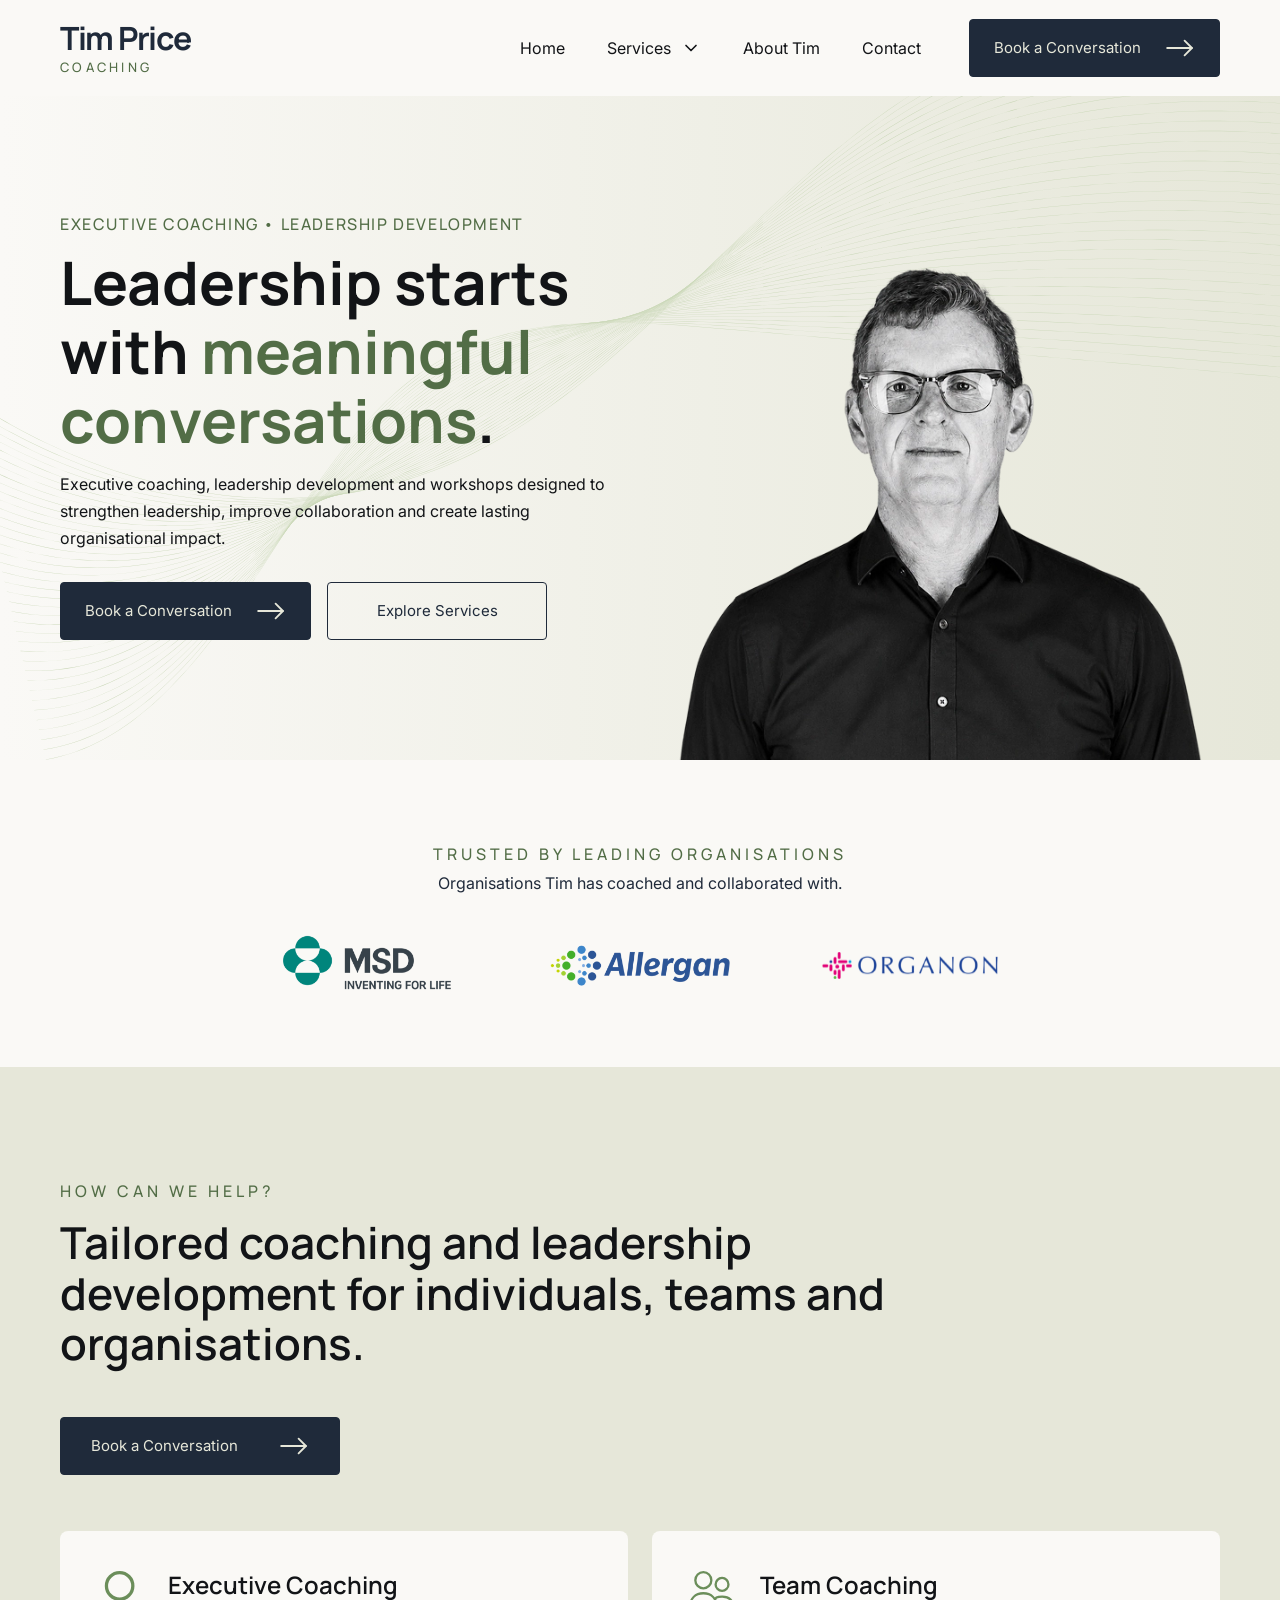
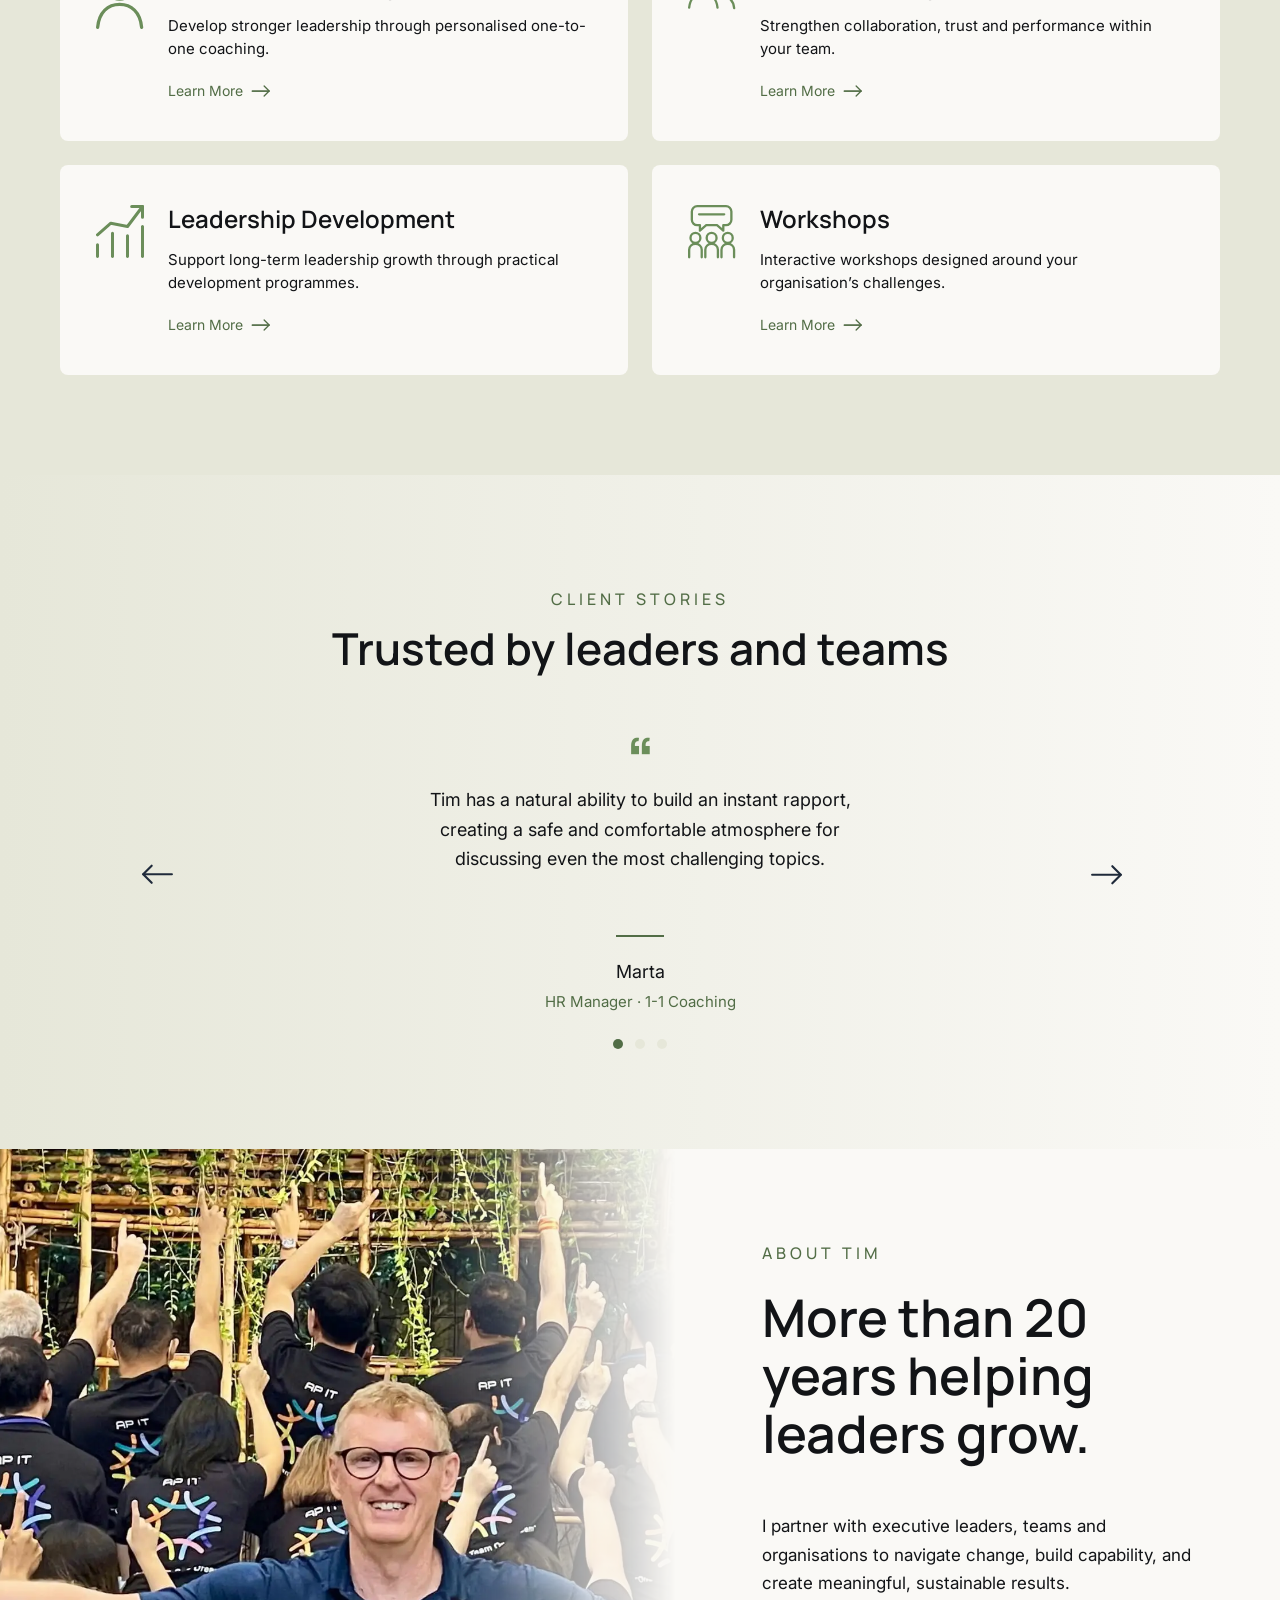
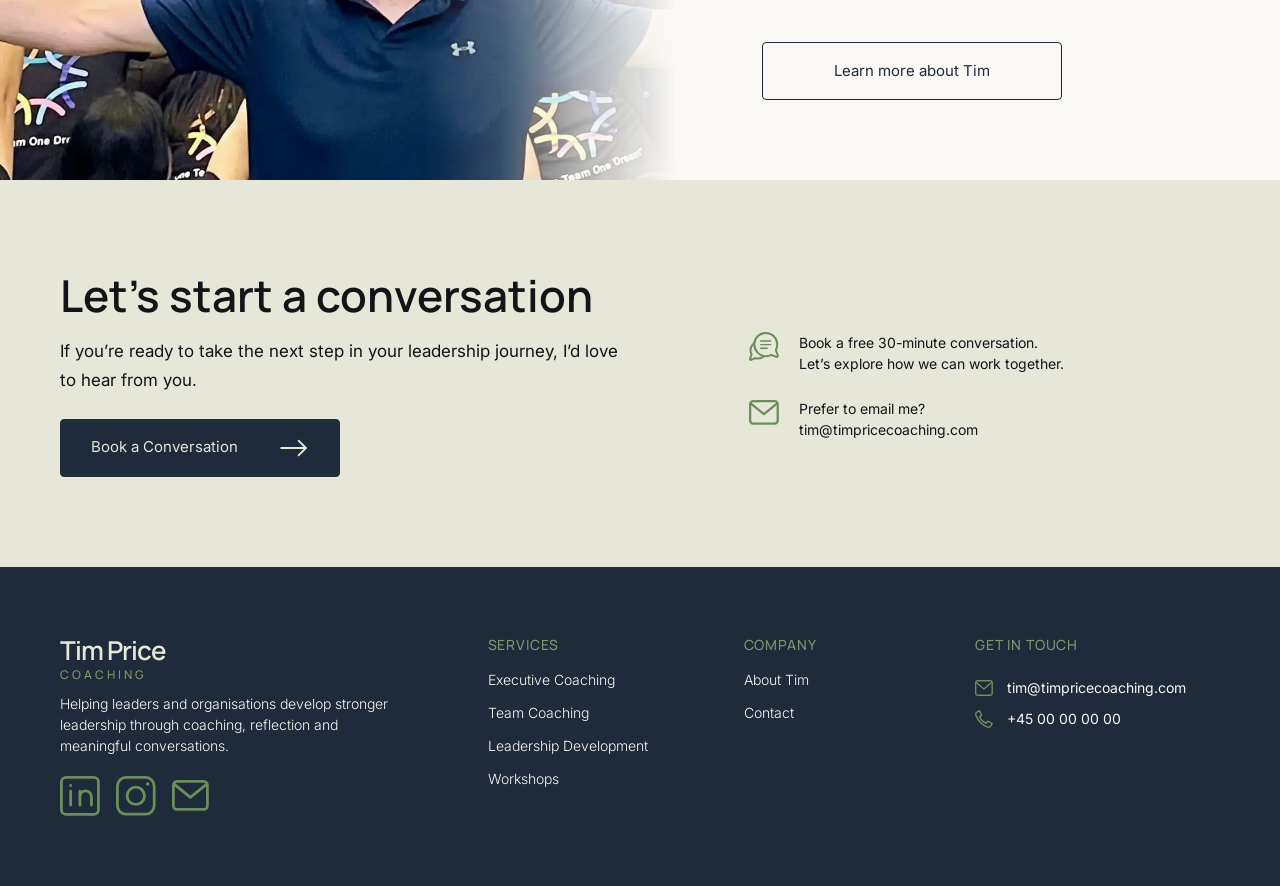
<file: index.html>
<!DOCTYPE html>
<html lang="en">

<head>
  <meta charset="UTF-8">
  <meta name="viewport" content="width=device-width, initial-scale=1.0">

  <title>Tim Price Coaching | Leadership Coaching</title>
  <meta name="description" content="Leadership coaching for executives, teams and organisations.">

  <link rel="stylesheet" href="css/style.css">

  <link rel="preconnect" href="https://fonts.googleapis.com">
  <link rel="preconnect" href="https://fonts.gstatic.com" crossorigin>
  <link href="https://fonts.googleapis.com/css2?family=Inter:wght@100..900&display=swap" rel="stylesheet">
  <link href="https://fonts.googleapis.com/css2?family=Manrope:wght@200..800&display=swap" rel="stylesheet">
  <link rel="icon" href="images/favicontim.ico" type="image/x-icon">
</head>

<body>
  <header class="site-header">
    <div class="header-inner">
      <a class="logo" href="index.html">
        <span class="logo-name">Tim Price</span>
        <span class="logo-subtitle">Coaching</span>
      </a>

      <button class="menu-button" type="button" aria-expanded="false">
        <span class="menu-line"></span>
        <span class="menu-line"></span>
        <span class="menu-line"></span>
      </button>

      <nav class="navigation">
        <ul class="navigation-list">
          <li>
            <a href="index.html">Home</a>
          </li>

          <li class="services-item">
            <button class="services-button" type="button">
              Services

              <svg viewBox="0 0 24 24">
                <path d="M6 9l6 6 6-6"></path>
              </svg>
            </button>

            <ul class="services-menu">
              <li>
                <a href="services.html">
                  All Services
                </a>
              </li>


              <li>
                <a href="executive-coaching.html">
                  Executive Coaching
                </a>
              </li>

              <li>
                <a href="team-coaching.html">
                  Team Coaching
                </a>
              </li>

              <li>
                <a href="leadership-development.html">
                  Leadership Development
                </a>
              </li>

              <li>
                <a href="workshops.html">
                  Workshops
                </a>
              </li>
            </ul>
          </li>

          <li>
            <a href="about.html">About Tim</a>
          </li>

          <li>
            <a href="contact.html">Contact</a>
          </li>
        </ul>

        <a class="header-cta" href="contact.html">
          <span>Book a Conversation</span>

          <svg viewBox="0 0 32 24">
            <path d="M2 12h27"></path>
            <path d="M21 4l8 8-8 8"></path>
          </svg>
        </a>
      </nav>
    </div>
  </header>

  <main>
    <section class="hero-index fade-in">

      <div class="hero-content">
        <div class="hero-text">
          <p class="hero-eyebrow"> Executive Coaching • Leadership Development </p>
          <h1>Leadership starts with <span class="highlight">meaningful conversations</span>.</h1>
          <p>Executive coaching, leadership development and workshops designed to strengthen leadership, improve
            collaboration and create lasting organisational impact.</p>
          <div class="hero-cta-container">
            <a class="general-cta" href="contact.html">
              <span>Book a Conversation</span>
              <svg viewBox="0 0 32 24">
                <path d="M2 12h27"></path>
                <path d="M21 4l8 8-8 8"></path>
              </svg>
            </a>
            <a class="cta-secondary" href="services.html">
              <span>Explore Services</span>
            </a>
          </div>
        </div>
        <img src="images/portrait.webp" alt="Tim Price" class="hero-image">
      </div>
      <img src="images/wave-website.svg" alt="" class="hero-swirl">
    </section>

    <section class="organisations fade-in">
      <p class="eyebrow">Trusted by Leading Organisations</p>
      <p class="orgranisations-text">Organisations Tim has coached and collaborated with.</p>
      <div class="organisation-logos">
        <img loading="lazy" src="images/msd.svg" alt="MSD logo" class="organisation-logo">
        <img loading="lazy" src="images/allergan.svg" alt="Allergan logo" class="organisation-logo">
        <img loading="lazy" src="images/organon.svg" alt="Organon logo" class="organisation-logo">
      </div>
    </section>
    <section class="services-preview fade-in">
      <p class="eyebrow">How can we help?</p>
      <h2>
        Tailored coaching and leadership development for individuals, teams and organisations.
      </h2>
      <a class="general-cta" href="contact.html">
        <span>Book a Conversation</span>
        <svg viewBox="0 0 32 24">
          <path d="M2 12h27"></path>
          <path d="M21 4l8 8-8 8"></path>
        </svg>
      </a>
      <div class="services-card-container">
        <div class="services-card">
          <img src="images/icon/oneonone.svg" alt="Executive Coaching" class="services-card-image">
          <div>
            <h3>Executive Coaching</h3>
            <p>Develop stronger leadership through personalised one-to-one coaching.</p>
            <a href="executive-coaching.html" class="learn-more">Learn More <svg viewBox="0 0 32 24">
                <path d="M2 12h27"></path>
                <path d="M2 12h27"></path>
                <path d="M21 4l8 8-8 8"></path>
              </svg></a>
          </div>
        </div>
        <div class="services-card">
          <img src="images/icon/teamcoaching.svg" alt="Team Coaching" class="services-card-image">
          <div>
            <h3>Team Coaching</h3>
            <p>Strengthen collaboration, trust and performance within your team.</p>
            <a href="team-coaching.html" class="learn-more">Learn More <svg viewBox="0 0 32 24">
                <path d="M2 12h27"></path>
                <path d="M2 12h27"></path>
                <path d="M21 4l8 8-8 8"></path>
              </svg></a>
          </div>
        </div>
        <div class="services-card">
          <img src="images/icon/development.svg" alt="Leadership Development" class="services-card-image">
          <div>
            <h3>Leadership Development</h3>
            <p>Support long-term leadership growth through practical development programmes.</p>
            <a href="leadership-development.html" class="learn-more">Learn More <svg viewBox="0 0 32 24">
                <path d="M2 12h27"></path>
                <path d="M2 12h27"></path>
                <path d="M21 4l8 8-8 8"></path>
              </svg></a>
          </div>
        </div>
        <div class="services-card">
          <img src="images/icon/workshop.svg" alt="Workshops" class="services-card-image">
          <div>
            <h3>Workshops</h3>
            <p>Interactive workshops designed around your organisation’s challenges.</p>
            <a href="workshops.html" class="learn-more">Learn More <svg viewBox="0 0 32 24">
                <path d="M2 12h27"></path>
                <path d="M2 12h27"></path>
                <path d="M21 4l8 8-8 8"></path>
              </svg></a>
          </div>
        </div>
      </div>
    </section>
    <section class="testimonials fade-in">

      <div class="testimonials-header">
        <p class="eyebrow">Client Stories</p>
        <h2>Trusted by leaders and teams</h2>
      </div>

      <div class="testimonial-slider">

        <button class="testimonial-arrow testimonial-arrow-left" type="button">
          <svg viewBox="0 0 32 24">
            <path d="M2 12h27"></path>
            <path d="M21 4l8 8-8 8"></path>
          </svg> </button>

        <div class="testimonial-slides">

          <!-- Testimonial 1 -->
          <article class="testimonial-card is-active">
            <div class="testimonial-quote-mark">“</div>

            <blockquote class="testimonial-quote">
              Tim has a natural ability to build an instant rapport,
              creating a safe and comfortable atmosphere for discussing
              even the most challenging topics.
            </blockquote>

            <div class="testimonial-line"></div>

            <div class="testimonial-author">
              <p class="testimonial-name">Marta</p>
              <p class="testimonial-role">HR Manager · 1-1 Coaching</p>
            </div>
          </article>

          <!-- Testimonial 2 -->
          <article class="testimonial-card">
            <div class="testimonial-quote-mark">“</div>

            <blockquote class="testimonial-quote">
              Excellent workshop, I think the best I have ever had because you succeeeded in creating psycological
              safety for the group.
            </blockquote>

            <div class="testimonial-line"></div>

            <div class="testimonial-author">
              <p class="testimonial-name">Susanne</p>
              <p class="testimonial-role">Director · Leadership Program</p>
            </div>
          </article>

          <!-- Testimonial 3 -->
          <article class="testimonial-card">
            <div class="testimonial-quote-mark">“</div>

            <blockquote class="testimonial-quote">
              We can’t thank you enough for furnishing us with some great tools
              we already started to put in practice. I really felt energised and
              it was great to have a team so connected with each other.
            </blockquote>

            <div class="testimonial-line"></div>

            <div class="testimonial-author">
              <p class="testimonial-name">Claire</p>
              <p class="testimonial-role">BL Manager · Workshop</p>
            </div>
          </article>

        </div>

        <button class="testimonial-arrow testimonial-arrow-right" type="button">
          <svg viewBox="0 0 32 24">
            <path d="M2 12h27"></path>
            <path d="M21 4l8 8-8 8"></path>
          </svg> </button>

      </div>

      <div class="testimonial-dots">
        <button class="testimonial-dot is-active" type="button"></button>
        <button class="testimonial-dot" type="button"></button>
        <button class="testimonial-dot" type="button"></button>
      </div>
    </section>
    <section class="about-preview fade-in">
      <img loading="lazy" src="images/tim-workshop.webp" alt="Tim Price" class="about-preview-image">
      <div class="about-preview-content">
        <p class="eyebrow">About Tim</p>
        <h2>More than 20 years helping leaders grow.</h2>
        <p class="about-preview-text">I partner with executive leaders, teams and organisations to navigate change,
          build capability, and create
          meaningful, sustainable results.</p>
        <a class="cta-secondary" href="about.html">
          <span>Learn more about Tim</span>
        </a>
      </div>
    </section>
    <section class="CTA-section fade-in">
      <div>
        <h2>Let’s start a conversation</h2>
        <p>If you’re ready to take the next step in your leadership journey, I’d love to hear from you. </p>
        <a class="general-cta" href="contact.html">
          <span>Book a Conversation</span>
          <svg viewBox="0 0 32 24">
            <path d="M2 12h27"></path>
            <path d="M21 4l8 8-8 8"></path>
          </svg>
        </a>
      </div>
      <div>
        <div class="CTA-section-contact">
          <img src="images/icon/conversation.svg">
          <p>Book a free 30-minute conversation. <br>Let’s explore how we can work together.</br>
          </p>
        </div>
        <div class="CTA-section-contact">
          <img src="images/icon/mail.svg">
          <p>Prefer to email me? <br> tim@timpricecoaching.com </br> </p>
        </div>
      </div>
    </section>
  </main>

  <footer>
    <section class="footer-inner">
      <div class="footer-brand">
        <a class="footer-logo" href="index.html">
          <span class="footer-logo-name">Tim Price</span>
          <span class="footer-logo-subtitle">Coaching</span>
        </a>

        <p class="footer-description">
          Helping leaders and organisations develop stronger leadership
          through coaching, reflection and meaningful conversations.
        </p>
        <div class="footer-socials">
          <a href="#" aria-label="LinkedIn">
            <img loading="lazy" src="images/icon/linkedin.svg" alt="LinkedIn icon">
          </a>
          <a href="#" aria-label="Instagram">
            <img loading="lazy" src="images/icon/instagram.svg" alt="Instagram icon">
          </a>
          <a href="#" aria-label="Email">
            <img loading="lazy" src="images/icon/mail.svg" alt="Mail icon">
          </a>
        </div>
      </div>
      <div class="footer-column">

        <h2 class="footer-heading">Services</h2>

        <ul class="footer-links">
          <li>
            <a href="executive-coaching.html">Executive Coaching</a>
          </li>

          <li>
            <a href="team-coaching.html">Team Coaching</a>
          </li>

          <li>
            <a href="leadership-development.html">
              Leadership Development
            </a>
          </li>

          <li>
            <a href="workshops.html">Workshops</a>
          </li>
        </ul>

      </div>
      <div class="footer-column">

        <h2 class="footer-heading">Company</h2>

        <ul class="footer-links">
          <li>
            <a href="about.html">About Tim</a>
          </li>

          <li>
            <a href="contact.html">Contact</a>
          </li>
        </ul>

      </div>
      <div class="footer-column">

        <h2 class="footer-heading">Get in touch</h2>
        <div class="footer-contact-list">

          <a href="mailto:tim@timpricecoaching.com">
            <img loading="lazy" src="images/icon/mail.svg" alt="Email icon">
            <span>tim@timpricecoaching.com</span>
          </a>

          <a href="tel:+4500000000">
            <img loading="lazy" src="images/icon/phone.svg" alt="Phone icon">
            <span>+45 00 00 00 00</span>
          </a>

        </div>
      </div>
    </section>
  </footer>

  <script src="js/script.js"></script>

</body>

</html>
</file>
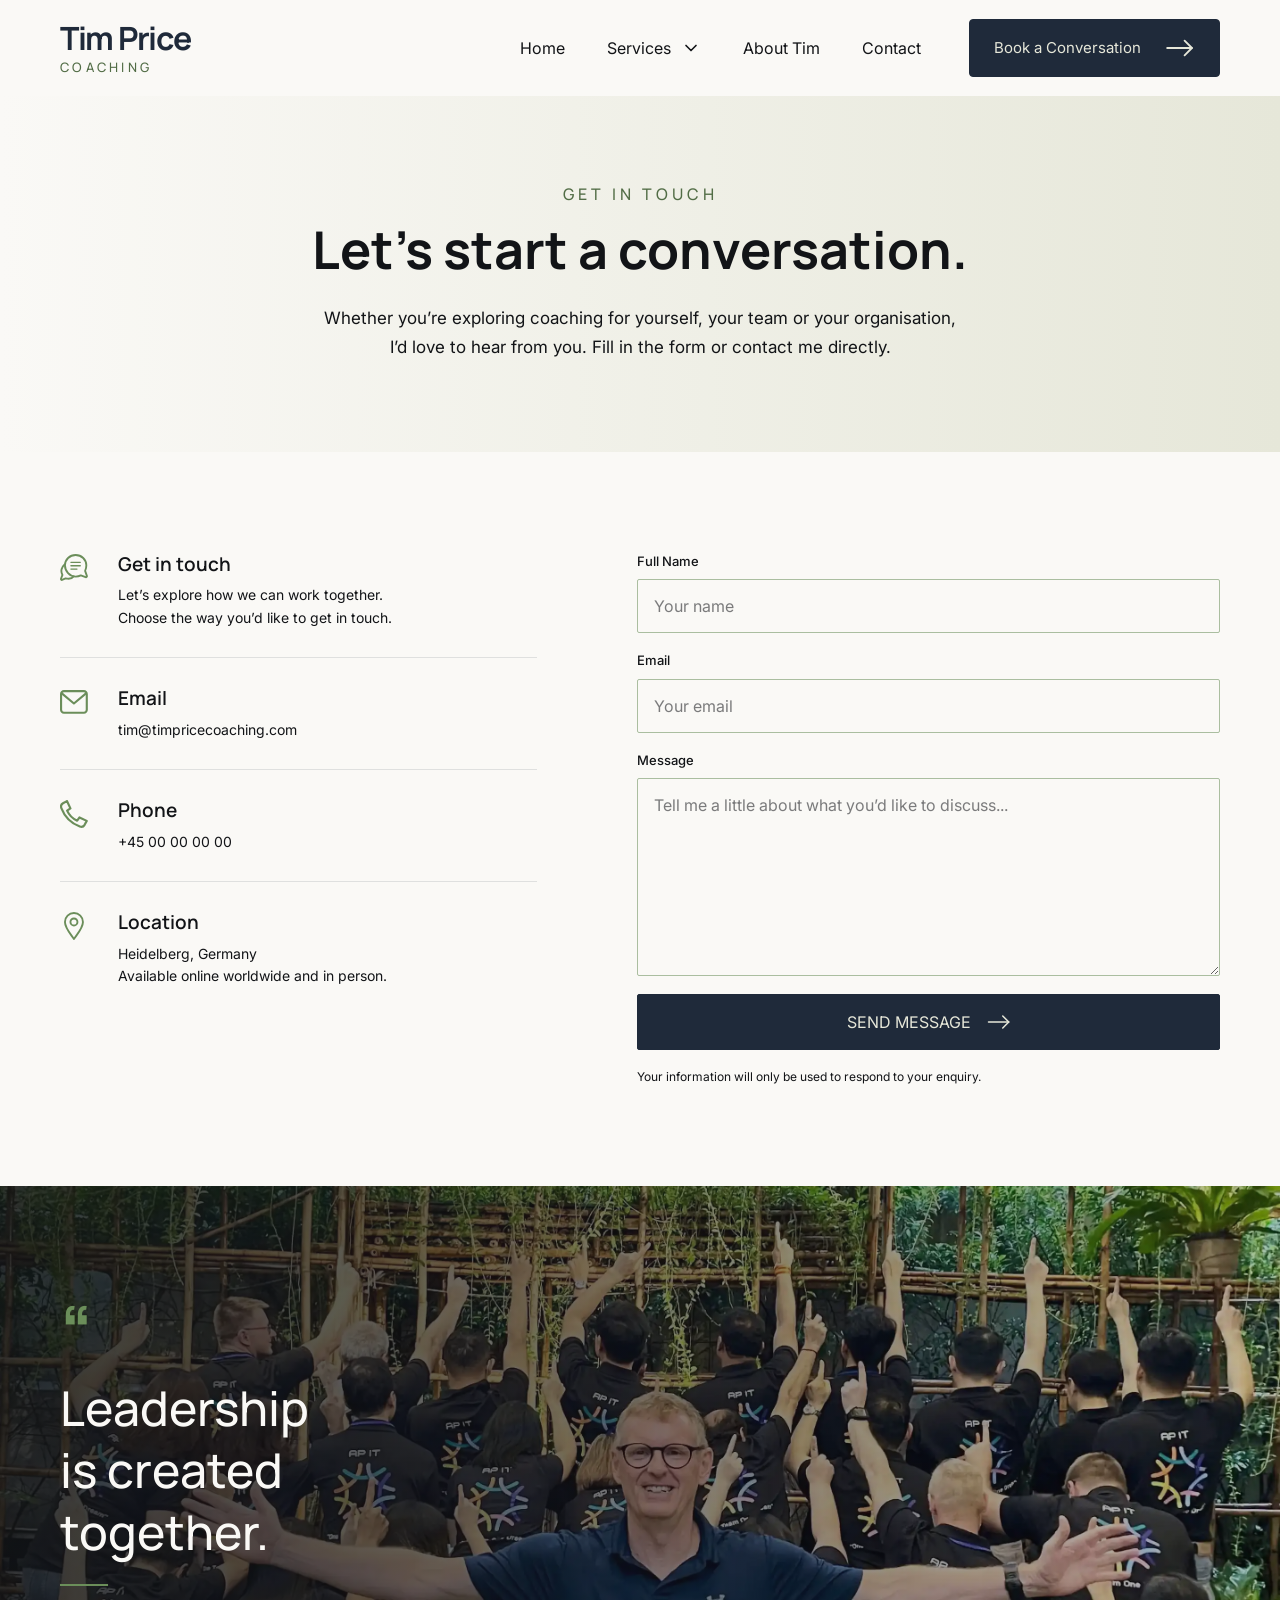
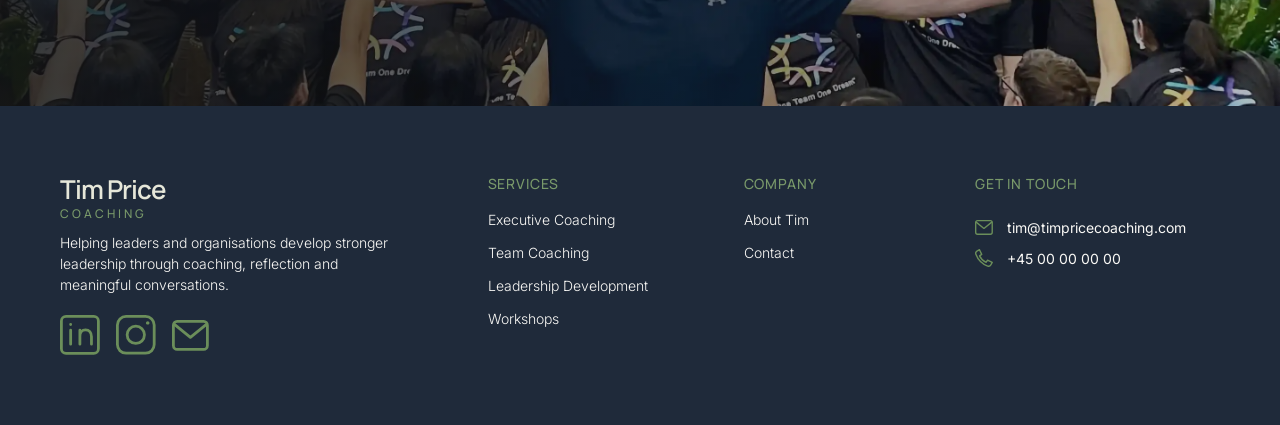
<file: contact.html>
<!DOCTYPE html>
<html lang="en">

<head>
    <meta charset="UTF-8">
    <meta name="viewport" content="width=device-width, initial-scale=1.0">

    <title>Contact | Tim Price Coaching</title>
    <meta name="description" content="Leadership coaching for executives, teams and organisations.">

    <link rel="stylesheet" href="css/style.css">

    <link rel="preconnect" href="https://fonts.googleapis.com">
    <link rel="preconnect" href="https://fonts.gstatic.com" crossorigin>
    <link href="https://fonts.googleapis.com/css2?family=Inter:wght@100..900&display=swap" rel="stylesheet">
    <link href="https://fonts.googleapis.com/css2?family=Manrope:wght@200..800&display=swap" rel="stylesheet">
    <link rel="icon" href="images/favicontim.ico" type="image/x-icon">
</head>

<body>
    <header class="site-header">
        <div class="header-inner">
            <a class="logo" href="index.html">
                <span class="logo-name">Tim Price</span>
                <span class="logo-subtitle">Coaching</span>
            </a>

            <button class="menu-button" type="button" aria-expanded="false">
                <span class="menu-line"></span>
                <span class="menu-line"></span>
                <span class="menu-line"></span>
            </button>

            <nav class="navigation">
                <ul class="navigation-list">
                    <li>
                        <a href="index.html">Home</a>
                    </li>

                    <li class="services-item">
                        <button class="services-button" type="button">
                            Services

                            <svg viewBox="0 0 24 24">
                                <path d="M6 9l6 6 6-6"></path>
                            </svg>
                        </button>

                        <ul class="services-menu">
                            <li>
                                <a href="services.html">
                                    All Services
                                </a>
                            </li>
                            <li>
                                <a href="executive-coaching.html">
                                    Executive Coaching
                                </a>
                            </li>

                            <li>
                                <a href="team-coaching.html">
                                    Team Coaching
                                </a>
                            </li>

                            <li>
                                <a href="leadership-development.html">
                                    Leadership Development
                                </a>
                            </li>

                            <li>
                                <a href="workshops.html">
                                    Workshops
                                </a>
                            </li>
                        </ul>
                    </li>

                    <li>
                        <a href="about.html">About Tim</a>
                    </li>

                    <li>
                        <a href="contact.html">Contact</a>
                    </li>
                </ul>

                <a class="header-cta" href="contact.html">
                    <span>Book a Conversation</span>

                    <svg viewBox="0 0 32 24">
                        <path d="M2 12h27"></path>
                        <path d="M21 4l8 8-8 8"></path>
                    </svg>
                </a>
            </nav>
        </div>
    </header>
    <main>
        <section class="contact-hero fade-in">
            <div class="contact-hero-inner">
                <p class="eyebrow">Get in touch</p>
                <h1 class="contact-hero-heading">Let’s start a conversation.</h1>
                <p class="contact-hero-description">
                    Whether you’re exploring coaching for yourself, your team or your organisation, I’d love to hear
                    from you.
                    Fill in the form or contact me directly.
                </p>
            </div>
        </section>
        <section class="contact-section fade-in">
            <div class="contact-section-inner">

                <!-- Kontaktoplysninger -->
                <div class="contact-details">

                    <div class="contact-detail">
                        <img loading="lazy" src="images/icon/conversation.svg" alt="" class="contact-detail-icon">

                        <div class="contact-detail-content">
                            <h2>Get in touch</h2>

                            <p>
                                Let’s explore how we can work together.<br>
                                Choose the way you’d like to get in touch.
                            </p>
                        </div>
                    </div>

                    <div class="contact-detail">
                        <img loading="lazy" src="images/icon/mail.svg" alt="" class="contact-detail-icon">

                        <div class="contact-detail-content">
                            <h2>Email</h2>

                            <a href="mailto:tim@timpricecoaching.com">
                                tim@timpricecoaching.com
                            </a>
                        </div>
                    </div>

                    <div class="contact-detail">
                        <img loading="lazy" src="images/icon/phone.svg" alt="" class="contact-detail-icon">

                        <div class="contact-detail-content">
                            <h2>Phone</h2>

                            <a href="tel:+4500000000">
                                +45 00 00 00 00
                            </a>
                        </div>
                    </div>

                    <div class="contact-detail">
                        <img loading="lazy" src="images/icon/place.svg" alt="" class="contact-detail-icon">

                        <div class="contact-detail-content">
                            <h2>Location</h2>

                            <p>
                                Heidelberg, Germany<br>
                                Available online worldwide and in person.
                            </p>
                        </div>
                    </div>

                </div>

                <!-- Kontaktformular -->
                <form class="contact-form" action="#" method="post">

                    <div class="contact-form-field">
                        <label for="name">Full Name</label>

                        <input type="text" id="name" name="name" placeholder="Your name" required>
                    </div>

                    <div class="contact-form-field">
                        <label for="email">Email</label>

                        <input type="email" id="email" name="email" placeholder="Your email" required>
                    </div>

                    <div class="contact-form-field">
                        <label for="message">Message</label>

                        <textarea id="message" name="message" rows="7"
                            placeholder="Tell me a little about what you’d like to discuss..." required></textarea>
                    </div>

                    <button class="contact-form-button" type="submit">
                        <span>Send message</span>

                        <svg viewBox="0 0 32 24" aria-hidden="true">
                            <path d="M2 12h27"></path>
                            <path d="M21 4l8 8-8 8"></path>
                        </svg>
                    </button>

                    <p class="contact-form-note">
                        Your information will only be used to respond to your enquiry.
                    </p>

                </form>

            </div>
        </section>
        <section class="image-quote-section fade-in">

            <div class="image-quote-overlay"></div>

            <div class="image-quote-content">
                <div class="image-quote-mark">“</div>

                <blockquote class="image-quote-text">
                    Leadership<br>
                    is created<br>
                    together.
                </blockquote>

                <div class="image-quote-line"></div>
            </div>
        </section>
    </main>
    <footer>
        <section class="footer-inner">
            <div class="footer-brand">
                <a class="footer-logo" href="index.html">
                    <span class="footer-logo-name">Tim Price</span>
                    <span class="footer-logo-subtitle">Coaching</span>
                </a>

                <p class="footer-description">
                    Helping leaders and organisations develop stronger leadership
                    through coaching, reflection and meaningful conversations.
                </p>
                <div class="footer-socials">
                    <a href="#" aria-label="LinkedIn">
                        <img loading="lazy" src="images/icon/linkedin.svg" alt="LinkedIn icon">
                    </a>
                    <a href="#" aria-label="Instagram">
                        <img loading="lazy" src="images/icon/instagram.svg" alt="Instagram icon">
                    </a>
                    <a href="#" aria-label="Email">
                        <img loading="lazy" src="images/icon/mail.svg" alt="Mail icon">
                    </a>
                </div>
            </div>
            <div class="footer-column">

                <h2 class="footer-heading">Services</h2>

                <ul class="footer-links">
                    <li>
                        <a href="executive-coaching.html">Executive Coaching</a>
                    </li>

                    <li>
                        <a href="team-coaching.html">Team Coaching</a>
                    </li>

                    <li>
                        <a href="leadership-development.html">
                            Leadership Development
                        </a>
                    </li>

                    <li>
                        <a href="workshops.html">Workshops</a>
                    </li>
                </ul>

            </div>
            <div class="footer-column">

                <h2 class="footer-heading">Company</h2>

                <ul class="footer-links">
                    <li>
                        <a href="about.html">About Tim</a>
                    </li>

                    <li>
                        <a href="contact.html">Contact</a>
                    </li>
                </ul>

            </div>
            <div class="footer-column">

                <h2 class="footer-heading">Get in touch</h2>
                <div class="footer-contact-list">

                    <a href="mailto:tim@timpricecoaching.com">
                        <img loading="lazy" src="images/icon/mail.svg" alt="Email icon">
                        <span>tim@timpricecoaching.com</span>
                    </a>

                    <a href="tel:+4500000000">
                        <img loading="lazy" src="images/icon/phone.svg" alt="Phone icon">
                        <span>+45 00 00 00 00</span>
                    </a>

                </div>
            </div>
        </section>
    </footer>
    <script src="js/script.js"></script>
</body>

</html>
</file>
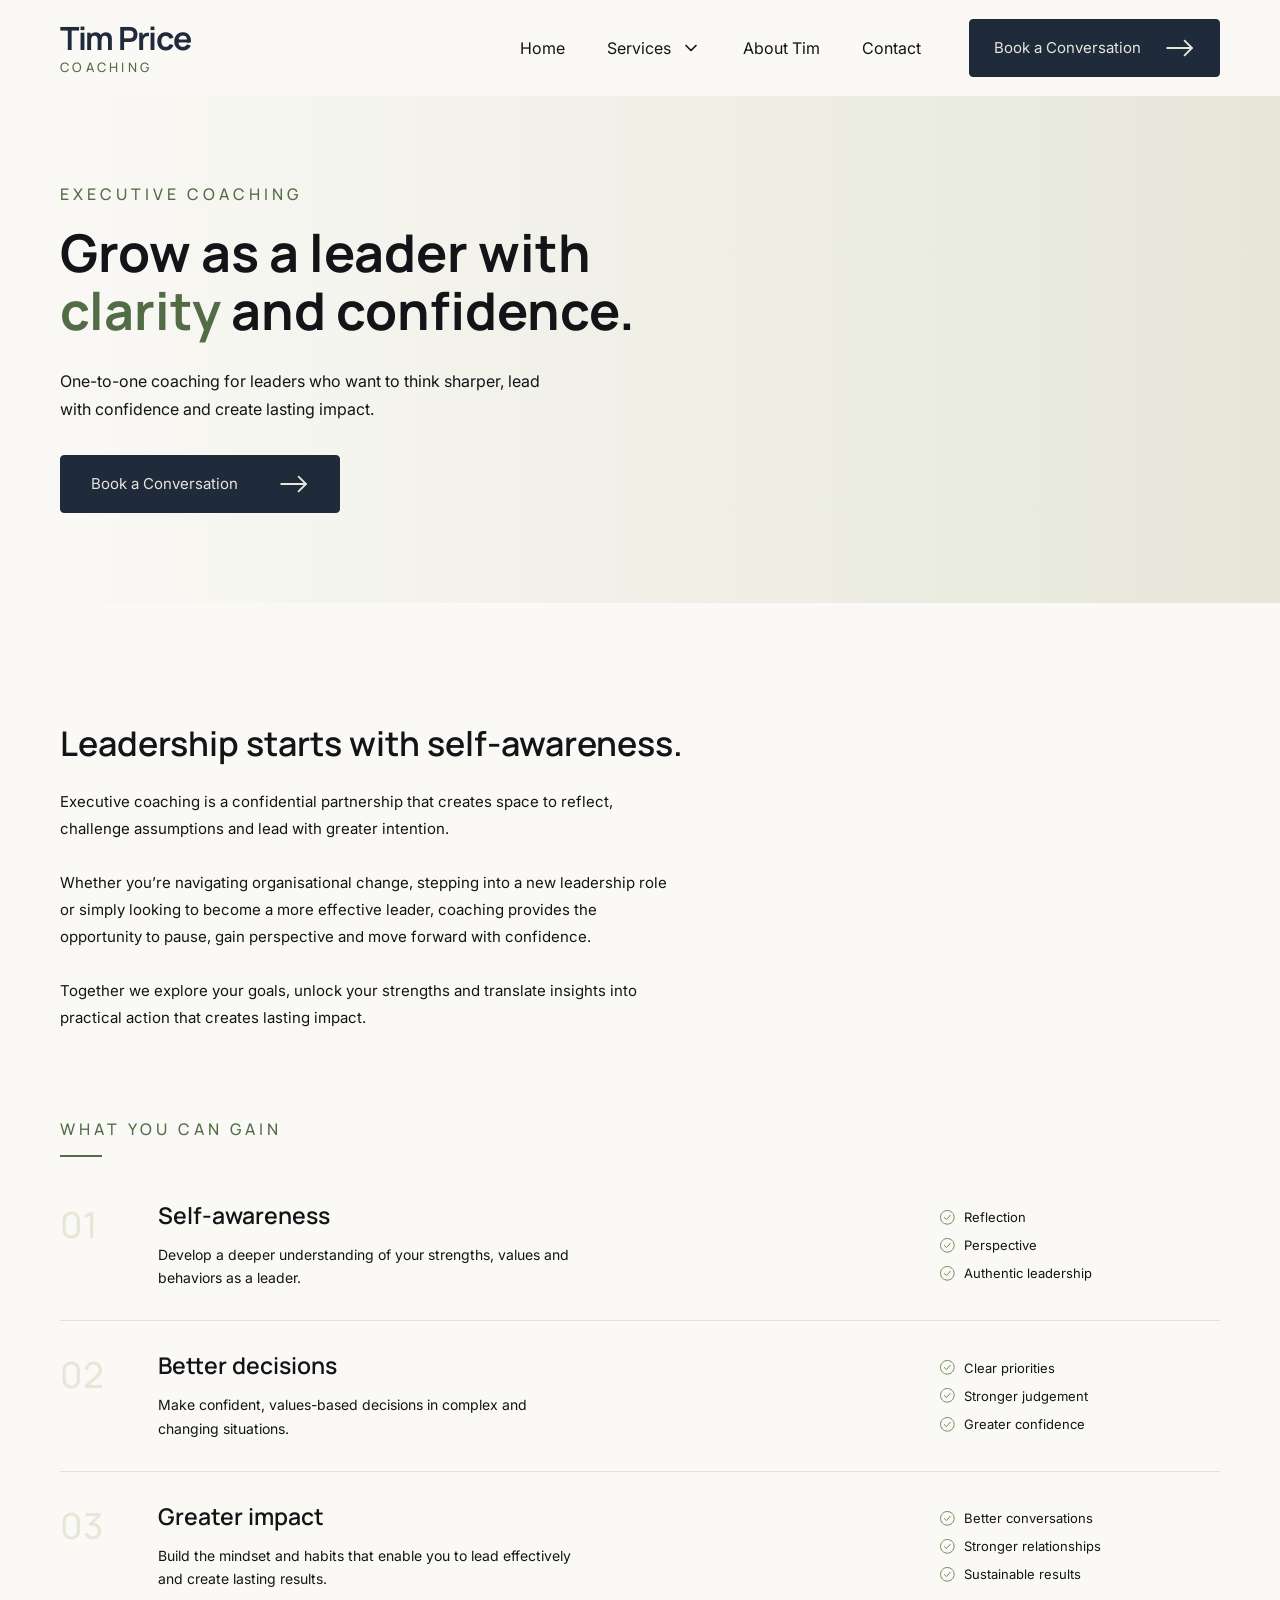
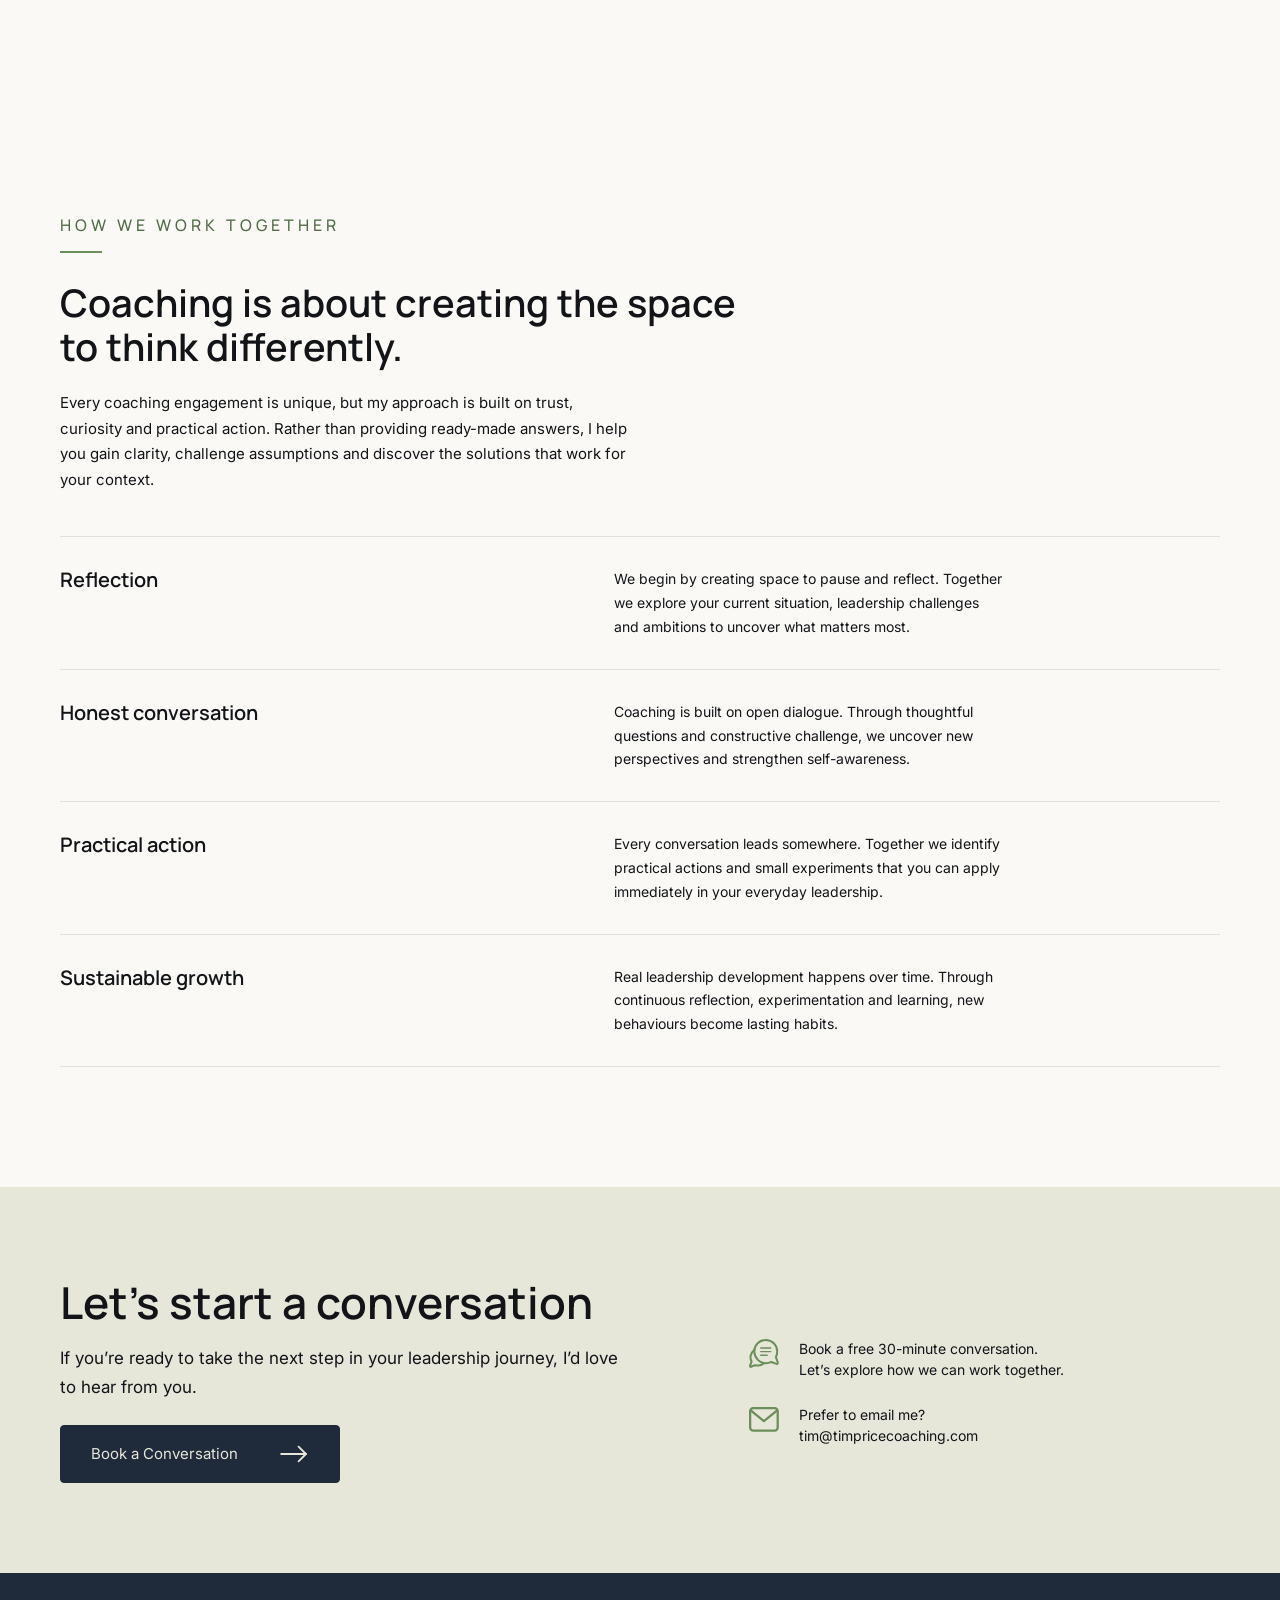
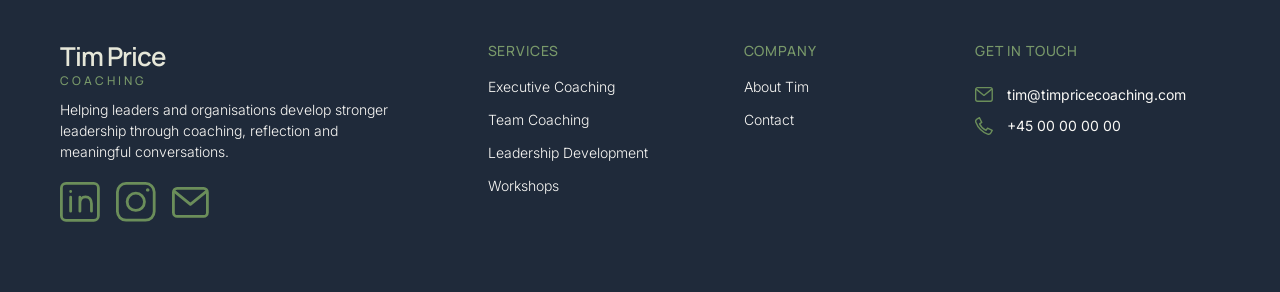
<file: executive-coaching.html>
<!DOCTYPE html>
<html lang="en">

<head>
    <meta charset="UTF-8">
    <meta name="viewport" content="width=device-width, initial-scale=1.0">

    <title>Executive Coaching | Tim Price Coaching</title>
    <meta name="description" content="Leadership coaching for executives, teams and organisations.">

    <link rel="stylesheet" href="css/style.css">

    <link rel="preconnect" href="https://fonts.googleapis.com">
    <link rel="preconnect" href="https://fonts.gstatic.com" crossorigin>
    <link href="https://fonts.googleapis.com/css2?family=Inter:wght@100..900&display=swap" rel="stylesheet">
    <link href="https://fonts.googleapis.com/css2?family=Manrope:wght@200..800&display=swap" rel="stylesheet">
    <link rel="icon" href="images/favicontim.ico" type="image/x-icon">
</head>

<body>
    <header class="site-header">
        <div class="header-inner">
            <a class="logo" href="index.html">
                <span class="logo-name">Tim Price</span>
                <span class="logo-subtitle">Coaching</span>
            </a>

            <button class="menu-button" type="button" aria-expanded="false">
                <span class="menu-line"></span>
                <span class="menu-line"></span>
                <span class="menu-line"></span>
            </button>

            <nav class="navigation">
                <ul class="navigation-list">
                    <li>
                        <a href="index.html">Home</a>
                    </li>

                    <li class="services-item">
                        <button class="services-button" type="button">
                            Services

                            <svg viewBox="0 0 24 24">
                                <path d="M6 9l6 6 6-6"></path>
                            </svg>
                        </button>

                        <ul class="services-menu">
                            <li>
                                <a href="services.html">
                                    All Services
                                </a>
                            </li>
                            <li>
                                <a href="executive-coaching.html">
                                    Executive Coaching
                                </a>
                            </li>

                            <li>
                                <a href="team-coaching.html">
                                    Team Coaching
                                </a>
                            </li>

                            <li>
                                <a href="leadership-development.html">
                                    Leadership Development
                                </a>
                            </li>

                            <li>
                                <a href="workshops.html">
                                    Workshops
                                </a>
                            </li>
                        </ul>
                    </li>

                    <li>
                        <a href="about.html">About Tim</a>
                    </li>

                    <li>
                        <a href="contact.html">Contact</a>
                    </li>
                </ul>

                <a class="header-cta" href="contact.html">
                    <span>Book a Conversation</span>

                    <svg viewBox="0 0 32 24">
                        <path d="M2 12h27"></path>
                        <path d="M21 4l8 8-8 8"></path>
                    </svg>
                </a>
            </nav>
        </div>
    </header>
    <main>
        <section class="hero-service-pages fade-in">
            <div class="hero-service-page-inner">

                <p class="eyebrow">Executive coaching</p>

                <h1 class="hero-title">
                    Grow as a leader with
                    <span class="highlight">clarity</span>
                    and confidence.
                </h1>

                <p class="hero-description">
                    One-to-one coaching for leaders who want to think sharper,
                    lead with confidence and create lasting impact.
                </p>

                <a class="general-cta" href="contact.html">
                    <span>Book a Conversation</span>

                    <svg viewBox="0 0 32 24" aria-hidden="true">
                        <path d="M2 12h27"></path>
                        <path d="M21 4l8 8-8 8"></path>
                    </svg>
                </a>

            </div>
        </section>
        <section class="the-service fade-in">

            <div class="the-service-inner">
                <h2>Leadership starts with self-awareness.</h2>

                <p>
                    Executive coaching is a confidential partnership that creates
                    space to reflect, challenge assumptions and lead with greater intention.
                    <br></br>

                    Whether you’re navigating organisational change, stepping into a
                    new leadership role or simply looking to become a more effective
                    leader, coaching provides the opportunity to pause, gain perspective
                    and move forward with confidence.
                    <br></br>

                    Together we explore your goals, unlock your strengths and translate
                    insights into practical action that creates lasting impact.
                </p>
            </div>

            <div class="the-service-gain">

                <div class="service-gains-header">
                    <p class="eyebrow">What you can gain</p>
                    <div class="service-gains-header-line"></div>
                </div>

                <div class="service-gains-list">

                    <article class="service-gain">
                        <span class="service-gain-number">01</span>

                        <div class="service-gain-content fade-in">
                            <h2>Self-awareness</h2>

                            <p>
                                Develop a deeper understanding of your strengths,
                                values and behaviors as a leader.
                            </p>

                            <ul class="service-gain-points">
                                <li>
                                    <img loading="lazy" src="images/icon/tick.svg" alt="">
                                    <span>Reflection</span>
                                </li>

                                <li>
                                    <img loading="lazy" src="images/icon/tick.svg" alt="">
                                    <span>Perspective</span>
                                </li>

                                <li>
                                    <img loading="lazy" src="images/icon/tick.svg" alt="">
                                    <span>Authentic leadership</span>
                                </li>
                            </ul>
                        </div>
                    </article>

                    <article class="service-gain">
                        <span class="service-gain-number">02</span>

                        <div class="service-gain-content fade-in">
                            <h2>Better decisions</h2>

                            <p>
                                Make confident, values-based decisions in complex
                                and changing situations.
                            </p>

                            <ul class="service-gain-points">
                                <li>
                                    <img loading="lazy" src="images/icon/tick.svg" alt="">
                                    <span>Clear priorities</span>
                                </li>

                                <li>
                                    <img loading="lazy" src="images/icon/tick.svg" alt="">
                                    <span>Stronger judgement</span>
                                </li>

                                <li>
                                    <img loading="lazy" src="images/icon/tick.svg" alt="">
                                    <span>Greater confidence</span>
                                </li>
                            </ul>
                        </div>
                    </article>

                    <article class="service-gain">
                        <span class="service-gain-number">03</span>

                        <div class="service-gain-content fade-in">
                            <h2>Greater impact</h2>

                            <p>
                                Build the mindset and habits that enable you to lead
                                effectively and create lasting results.
                            </p>

                            <ul class="service-gain-points">
                                <li>
                                    <img loading="lazy" src="images/icon/tick.svg" alt="">
                                    <span>Better conversations</span>
                                </li>

                                <li>
                                    <img loading="lazy" src="images/icon/tick.svg" alt="">
                                    <span>Stronger relationships</span>
                                </li>

                                <li>
                                    <img loading="lazy" src="images/icon/tick.svg" alt="">
                                    <span>Sustainable results</span>
                                </li>
                            </ul>
                        </div>
                    </article>

                </div>
            </div>

        </section>
        <section class="service-process fade-in">
            <div class="service-process-inner">

                <div class="service-process-header">
                    <p class="eyebrow">How we work together</p>

                    <div class="service-process-header-line"></div>

                    <h2>
                        Coaching is about creating the space to think differently.
                    </h2>

                    <p class="service-process-intro">
                        Every coaching engagement is unique, but my approach is built
                        on trust, curiosity and practical action. Rather than providing
                        ready-made answers, I help you gain clarity, challenge assumptions
                        and discover the solutions that work for your context.
                    </p>
                </div>

                <div class="service-process-list">

                    <article class="service-process-step fade-in">
                        <h3>Reflection</h3>

                        <p>
                            We begin by creating space to pause and reflect. Together we
                            explore your current situation, leadership challenges and
                            ambitions to uncover what matters most.
                        </p>
                    </article>

                    <article class="service-process-step fade-in">
                        <h3>Honest conversation</h3>

                        <p>
                            Coaching is built on open dialogue. Through thoughtful
                            questions and constructive challenge, we uncover new
                            perspectives and strengthen self-awareness.
                        </p>
                    </article>

                    <article class="service-process-step fade-in">
                        <h3>Practical action</h3>

                        <p>
                            Every conversation leads somewhere. Together we identify
                            practical actions and small experiments that you can apply
                            immediately in your everyday leadership.
                        </p>
                    </article>

                    <article class="service-process-step fade-in">
                        <h3>Sustainable growth</h3>

                        <p>
                            Real leadership development happens over time. Through
                            continuous reflection, experimentation and learning, new
                            behaviours become lasting habits.
                        </p>
                    </article>

                </div>

            </div>
        </section>
        <section class="CTA-section fade-in">
            <div>
                <h2>Let’s start a conversation</h2>
                <p>If you’re ready to take the next step in your leadership journey, I’d love to hear from you.
                </p>
                <a class="general-cta" href="contact.html">
                    <span>Book a Conversation</span>
                    <svg viewBox="0 0 32 24">
                        <path d="M2 12h27"></path>
                        <path d="M21 4l8 8-8 8"></path>
                    </svg>
                </a>
            </div>
            <div>
                <div class="CTA-section-contact">
                    <img src="images/icon/conversation.svg">
                    <p>Book a free 30-minute conversation. <br>Let’s explore how we can work together.</br>
                    </p>
                </div>
                <div class="CTA-section-contact">
                    <img src="images/icon/mail.svg">
                    <p>Prefer to email me? <br> tim@timpricecoaching.com </br> </p>
                </div>
            </div>
        </section>
    </main>
    <footer>
        <section class="footer-inner">
            <div class="footer-brand">
                <a class="footer-logo" href="index.html">
                    <span class="footer-logo-name">Tim Price</span>
                    <span class="footer-logo-subtitle">Coaching</span>
                </a>

                <p class="footer-description">
                    Helping leaders and organisations develop stronger leadership
                    through coaching, reflection and meaningful conversations.
                </p>
                <div class="footer-socials">
                    <a href="#" aria-label="LinkedIn">
                        <img loading="lazy" src="images/icon/linkedin.svg" alt="LinkedIn icon">
                    </a>
                    <a href="#" aria-label="Instagram">
                        <img loading="lazy" src="images/icon/instagram.svg" alt="Instagram icon">
                    </a>
                    <a href="#" aria-label="Email">
                        <img loading="lazy" src="images/icon/mail.svg" alt="Mail icon">
                    </a>
                </div>
            </div>
            <div class="footer-column">

                <h2 class="footer-heading">Services</h2>

                <ul class="footer-links">
                    <li>
                        <a href="executive-coaching.html">Executive Coaching</a>
                    </li>

                    <li>
                        <a href="team-coaching.html">Team Coaching</a>
                    </li>

                    <li>
                        <a href="leadership-development.html">
                            Leadership Development
                        </a>
                    </li>

                    <li>
                        <a href="workshops.html">Workshops</a>
                    </li>
                </ul>

            </div>
            <div class="footer-column">

                <h2 class="footer-heading">Company</h2>

                <ul class="footer-links">
                    <li>
                        <a href="about.html">About Tim</a>
                    </li>

                    <li>
                        <a href="contact.html">Contact</a>
                    </li>
                </ul>

            </div>
            <div class="footer-column">

                <h2 class="footer-heading">Get in touch</h2>
                <div class="footer-contact-list">

                    <a href="mailto:tim@timpricecoaching.com">
                        <img loading="lazy" src="images/icon/mail.svg" alt="Email icon">
                        <span>tim@timpricecoaching.com</span>
                    </a>

                    <a href="tel:+4500000000">
                        <img loading="lazy" src="images/icon/phone.svg" alt="Phone icon">
                        <span>+45 00 00 00 00</span>
                    </a>

                </div>
            </div>
        </section>
    </footer>
    <script src="js/script.js"></script>
</body>

</html>
</file>
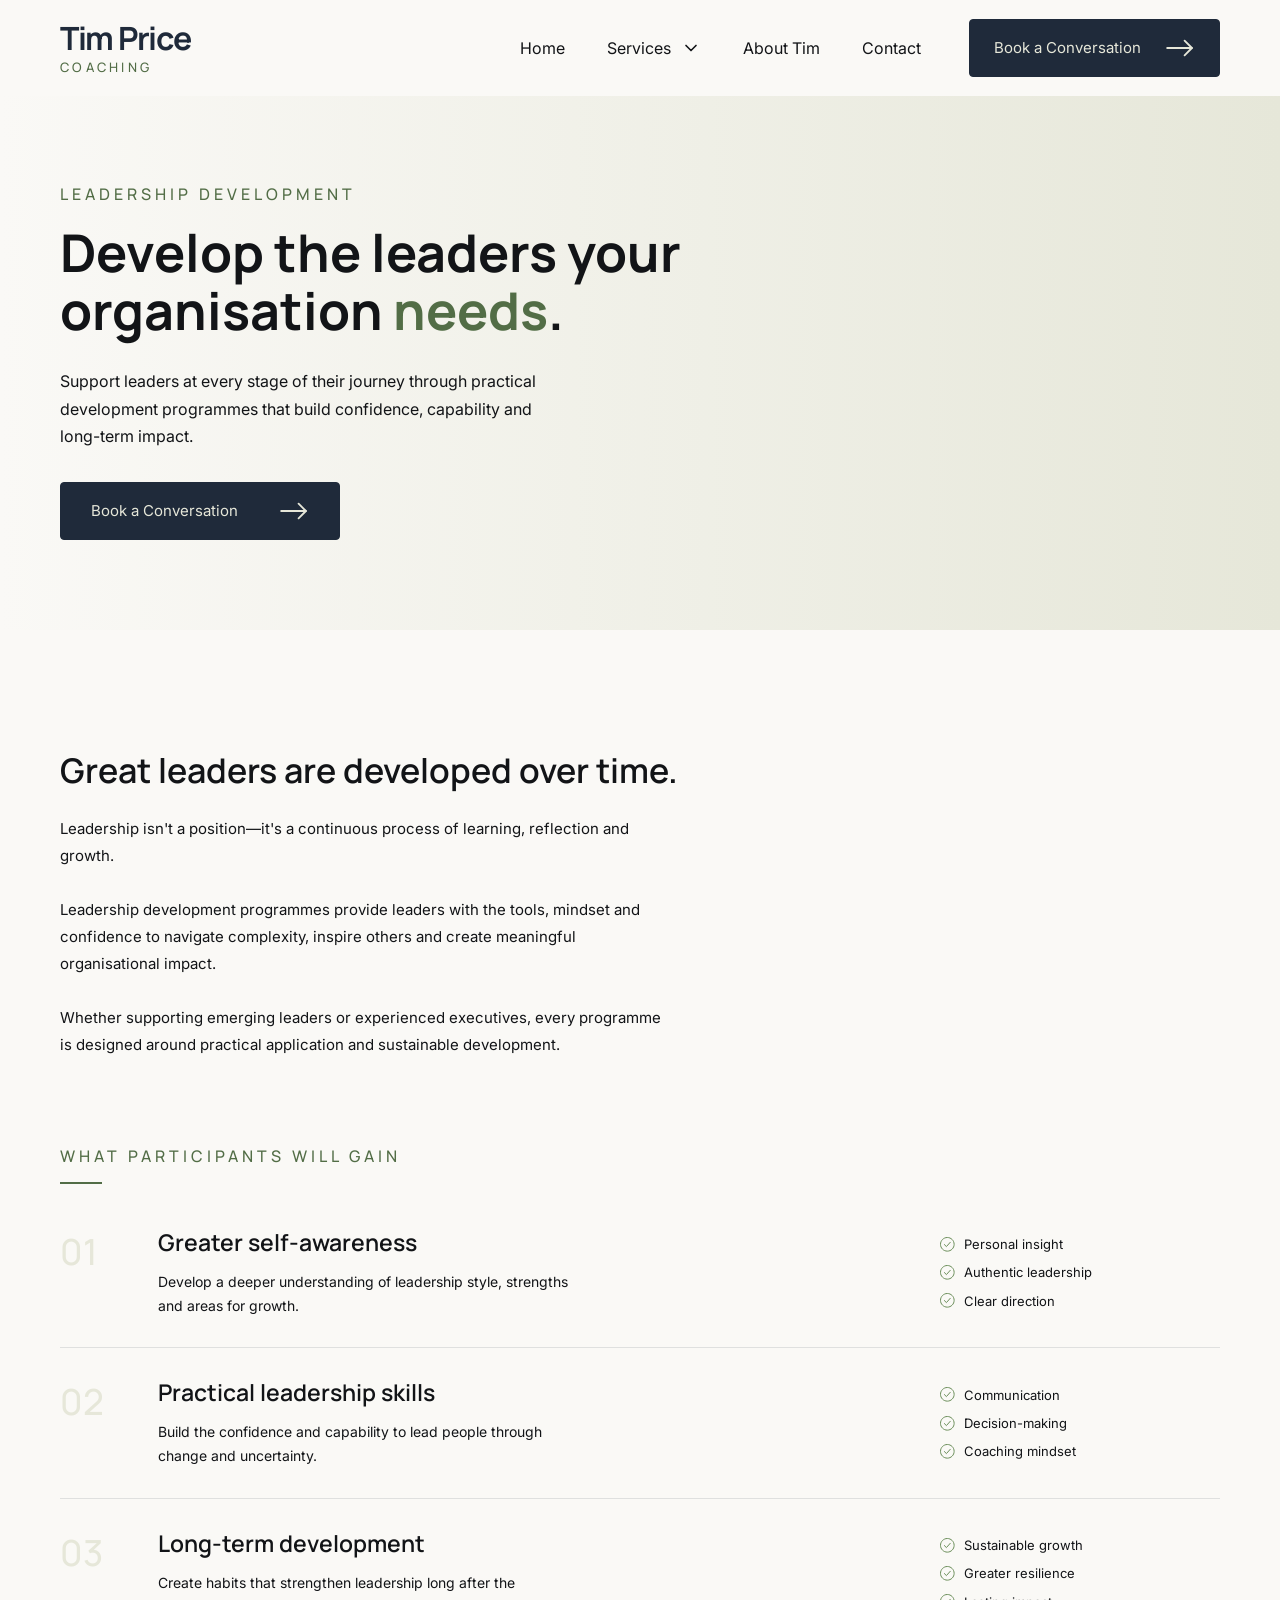
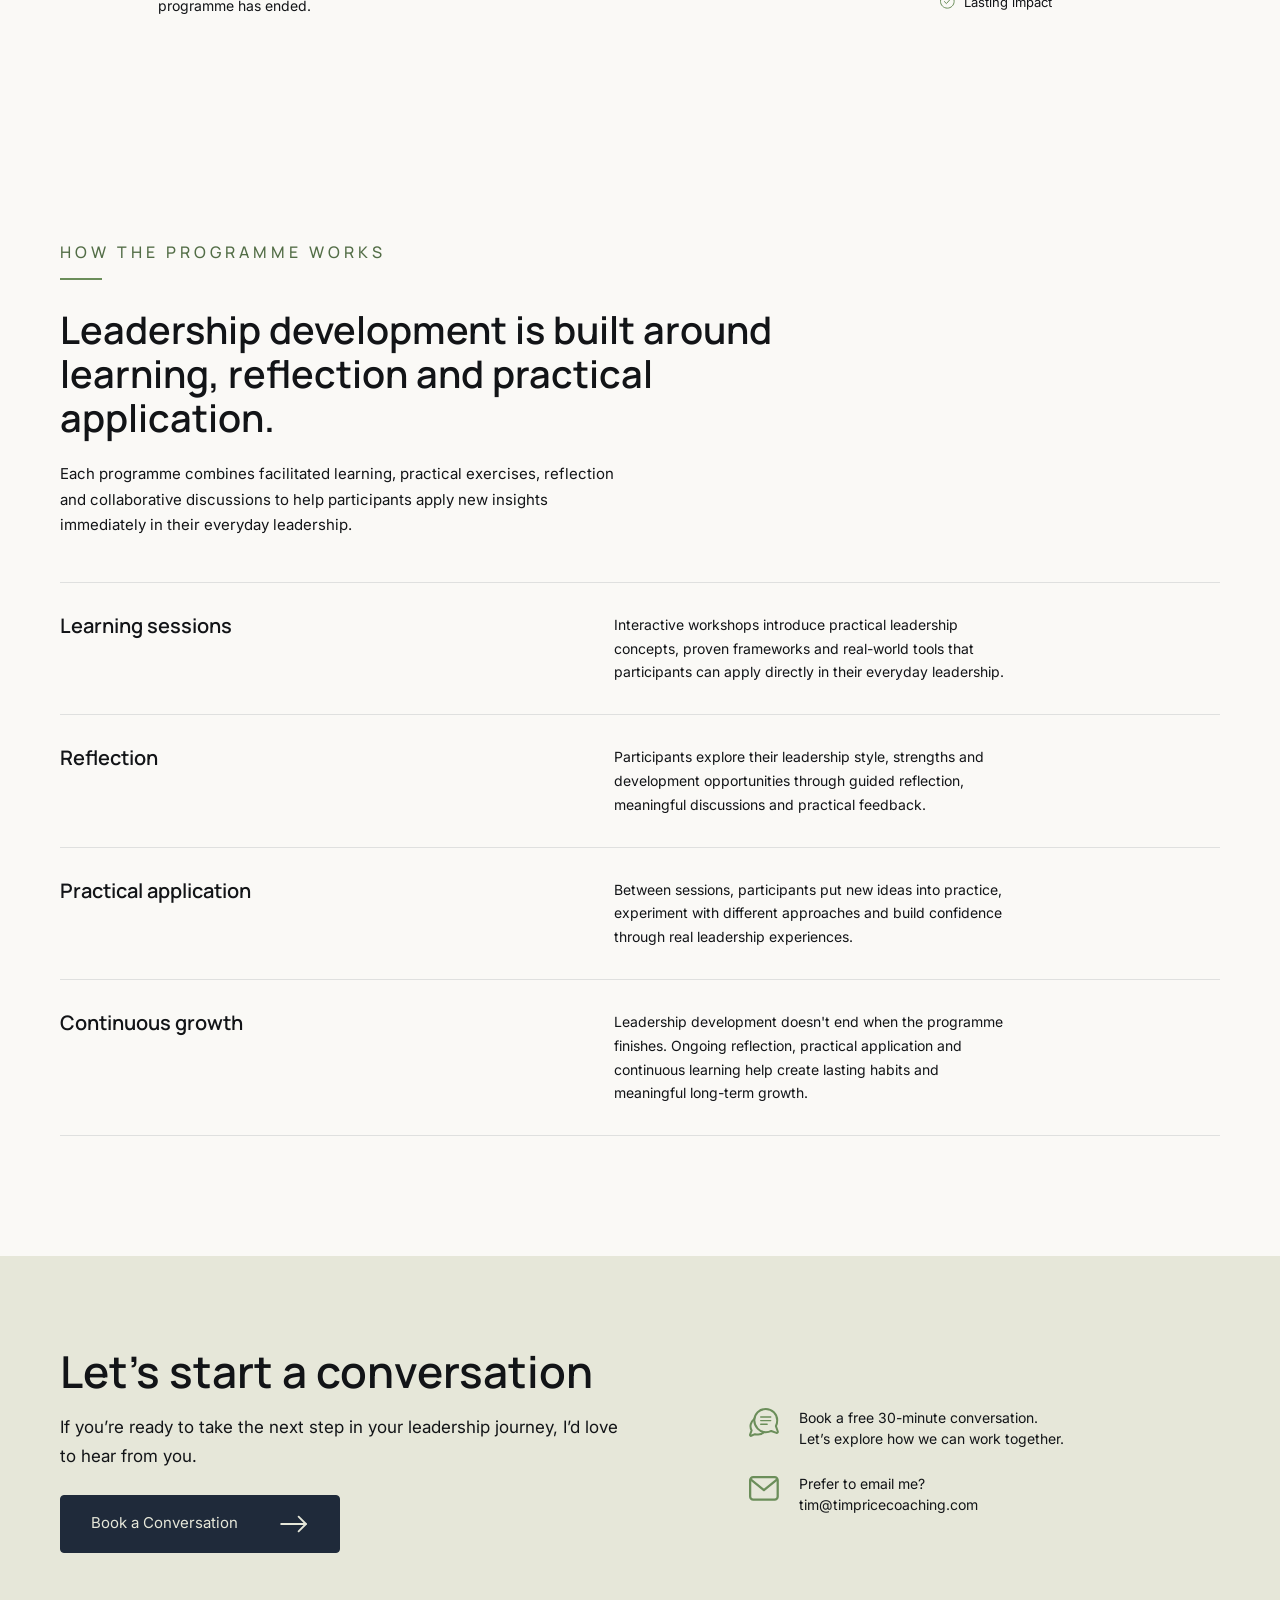
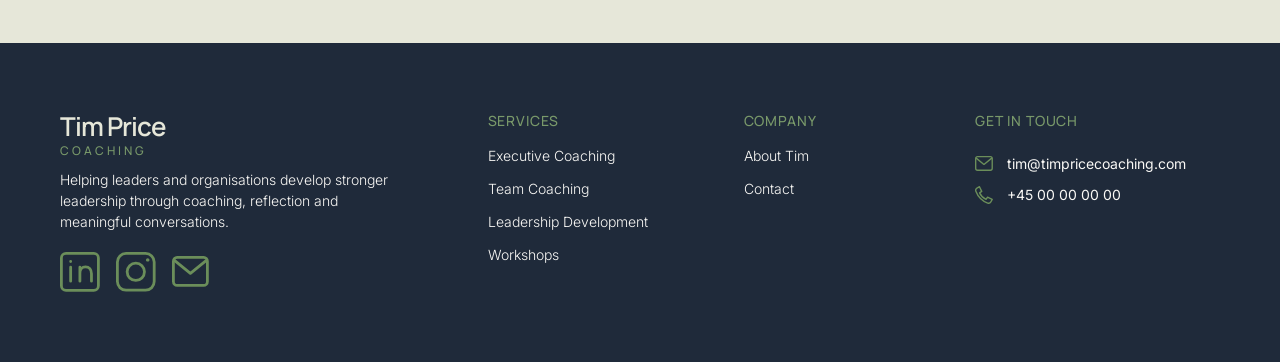
<file: leadership-development.html>
<!DOCTYPE html>
<html lang="en">

<head>
    <meta charset="UTF-8">
    <meta name="viewport" content="width=device-width, initial-scale=1.0">

    <title>Leadership Development | Tim Price Coaching</title>
    <meta name="description" content="Leadership coaching for executives, teams and organisations.">

    <link rel="stylesheet" href="css/style.css">

    <link rel="preconnect" href="https://fonts.googleapis.com">
    <link rel="preconnect" href="https://fonts.gstatic.com" crossorigin>
    <link href="https://fonts.googleapis.com/css2?family=Inter:wght@100..900&display=swap" rel="stylesheet">
    <link href="https://fonts.googleapis.com/css2?family=Manrope:wght@200..800&display=swap" rel="stylesheet">
    <link rel="icon" href="images/favicontim.ico" type="image/x-icon">
</head>

<body>
    <header class="site-header">
        <div class="header-inner">
            <a class="logo" href="index.html">
                <span class="logo-name">Tim Price</span>
                <span class="logo-subtitle">Coaching</span>
            </a>

            <button class="menu-button" type="button" aria-expanded="false">
                <span class="menu-line"></span>
                <span class="menu-line"></span>
                <span class="menu-line"></span>
            </button>

            <nav class="navigation">
                <ul class="navigation-list">
                    <li>
                        <a href="index.html">Home</a>
                    </li>

                    <li class="services-item">
                        <button class="services-button" type="button">
                            Services

                            <svg viewBox="0 0 24 24">
                                <path d="M6 9l6 6 6-6"></path>
                            </svg>
                        </button>

                        <ul class="services-menu">
                            <li>
                                <a href="services.html">
                                    All Services
                                </a>
                            </li>
                            <li>
                                <a href="executive-coaching.html">
                                    Executive Coaching
                                </a>
                            </li>

                            <li>
                                <a href="team-coaching.html">
                                    Team Coaching
                                </a>
                            </li>

                            <li>
                                <a href="leadership-development.html">
                                    Leadership Development
                                </a>
                            </li>

                            <li>
                                <a href="workshops.html">
                                    Workshops
                                </a>
                            </li>
                        </ul>
                    </li>

                    <li>
                        <a href="about.html">About Tim</a>
                    </li>

                    <li>
                        <a href="contact.html">Contact</a>
                    </li>
                </ul>

                <a class="header-cta" href="contact.html">
                    <span>Book a Conversation</span>

                    <svg viewBox="0 0 32 24">
                        <path d="M2 12h27"></path>
                        <path d="M21 4l8 8-8 8"></path>
                    </svg>
                </a>
            </nav>
        </div>
    </header>
    <main>
        <section class="hero-service-pages fade-in">
            <div class="hero-service-page-inner">

                <p class="eyebrow">Leadership development</p>

                <h1 class="hero-title">
                    Develop the leaders your organisation
                    <span class="highlight">needs</span>.
                </h1>

                <p class="hero-description">
                    Support leaders at every stage of their journey through practical development programmes that build
                    confidence, capability and long-term impact.
                </p>

                <a class="general-cta" href="contact.html">
                    <span>Book a Conversation</span>

                    <svg viewBox="0 0 32 24" aria-hidden="true">
                        <path d="M2 12h27"></path>
                        <path d="M21 4l8 8-8 8"></path>
                    </svg>
                </a>

            </div>
        </section>
        <section class="the-service fade-in">

            <div class="the-service-inner">
                <h2>Great leaders are developed over time.</h2>

                <p>
                    Leadership isn't a position—it's a continuous process of learning, reflection and growth.
                    <br></br>

                    Leadership development programmes provide leaders with the tools, mindset and confidence to navigate
                    complexity, inspire others and create meaningful organisational impact.
                    <br></br>

                    Whether supporting emerging leaders or experienced executives, every programme is designed around
                    practical application and sustainable development.
                </p>
            </div>

            <div class="the-service-gain">

                <div class="service-gains-header">
                    <p class="eyebrow">WHAT PARTICIPANTS WILL GAIN</p>
                    <div class="service-gains-header-line"></div>
                </div>

                <div class="service-gains-list">

                    <article class="service-gain">
                        <span class="service-gain-number">01</span>

                        <div class="service-gain-content fade-in">
                            <h2>Greater self-awareness</h2>

                            <p>
                                Develop a deeper understanding of leadership style, strengths and areas for growth.
                            </p>

                            <ul class="service-gain-points">
                                <li>
                                    <img loading="lazy" src="images/icon/tick.svg" alt="">
                                    <span>Personal insight</span>
                                </li>

                                <li>
                                    <img loading="lazy" src="images/icon/tick.svg" alt="">
                                    <span>Authentic leadership</span>
                                </li>

                                <li>
                                    <img loading="lazy" src="images/icon/tick.svg" alt="">
                                    <span>Clear direction</span>
                                </li>
                            </ul>
                        </div>
                    </article>

                    <article class="service-gain">
                        <span class="service-gain-number">02</span>

                        <div class="service-gain-content fade-in">
                            <h2>Practical leadership skills</h2>

                            <p>
                                Build the confidence and capability to lead people through change and uncertainty.
                            </p>

                            <ul class="service-gain-points">
                                <li>
                                    <img loading="lazy" src="images/icon/tick.svg" alt="">
                                    <span>Communication</span>
                                </li>

                                <li>
                                    <img loading="lazy" src="images/icon/tick.svg" alt="">
                                    <span>Decision-making</span>
                                </li>

                                <li>
                                    <img loading="lazy" src="images/icon/tick.svg" alt="">
                                    <span>Coaching mindset</span>
                                </li>
                            </ul>
                        </div>
                    </article>

                    <article class="service-gain">
                        <span class="service-gain-number">03</span>

                        <div class="service-gain-content fade-in">
                            <h2>Long-term development</h2>

                            <p>
                                Create habits that strengthen leadership long after the programme has ended.
                            </p>

                            <ul class="service-gain-points">
                                <li>
                                    <img loading="lazy" src="images/icon/tick.svg" alt="">
                                    <span>Sustainable growth</span>
                                </li>

                                <li>
                                    <img loading="lazy" src="images/icon/tick.svg" alt="">
                                    <span>Greater resilience</span>
                                </li>

                                <li>
                                    <img loading="lazy" src="images/icon/tick.svg" alt="">
                                    <span>Lasting impact</span>
                                </li>
                            </ul>
                        </div>
                    </article>

                </div>
            </div>

        </section>
        <section class="service-process fade-in">
            <div class="service-process-inner">

                <div class="service-process-header">
                    <p class="eyebrow">HOW THE PROGRAMME WORKS</p>

                    <div class="service-process-header-line"></div>

                    <h2>
                        Leadership development is built around learning, reflection and practical application.
                    </h2>

                    <p class="service-process-intro">
                        Each programme combines facilitated learning, practical exercises, reflection and collaborative
                        discussions to help participants apply new insights immediately in their everyday leadership.
                    </p>
                </div>

                <div class="service-process-list">

                    <article class="service-process-step fade-in">
                        <h3>Learning sessions</h3>

                        <p>
                            Interactive workshops introduce practical leadership concepts, proven frameworks and
                            real-world tools that participants can apply directly in their everyday leadership.
                        </p>
                    </article>

                    <article class="service-process-step fade-in">
                        <h3>Reflection</h3>

                        <p>
                            Participants explore their leadership style, strengths and development opportunities through
                            guided reflection, meaningful discussions and practical feedback.
                        </p>
                    </article>

                    <article class="service-process-step fade-in">
                        <h3>Practical application</h3>

                        <p>
                            Between sessions, participants put new ideas into practice, experiment with different
                            approaches and build confidence through real leadership experiences. </p>
                    </article>

                    <article class="service-process-step fade-in">
                        <h3>Continuous growth</h3>

                        <p>
                            Leadership development doesn't end when the programme finishes. Ongoing reflection,
                            practical application and continuous learning help create lasting habits and meaningful
                            long-term growth. </p>
                    </article>

                </div>

            </div>
        </section>
        <section class="CTA-section fade-in">
            <div>
                <h2>Let’s start a conversation</h2>
                <p>If you’re ready to take the next step in your leadership journey, I’d love to hear from you.
                </p>
                <a class="general-cta" href="contact.html">
                    <span>Book a Conversation</span>
                    <svg viewBox="0 0 32 24">
                        <path d="M2 12h27"></path>
                        <path d="M21 4l8 8-8 8"></path>
                    </svg>
                </a>
            </div>
            <div>
                <div class="CTA-section-contact">
                    <img src="images/icon/conversation.svg">
                    <p>Book a free 30-minute conversation. <br>Let’s explore how we can work together.</br>
                    </p>
                </div>
                <div class="CTA-section-contact">
                    <img src="images/icon/mail.svg">
                    <p>Prefer to email me? <br> tim@timpricecoaching.com </br> </p>
                </div>
            </div>
        </section>
    </main>
    <footer>
        <section class="footer-inner">
            <div class="footer-brand">
                <a class="footer-logo" href="index.html">
                    <span class="footer-logo-name">Tim Price</span>
                    <span class="footer-logo-subtitle">Coaching</span>
                </a>

                <p class="footer-description">
                    Helping leaders and organisations develop stronger leadership
                    through coaching, reflection and meaningful conversations.
                </p>
                <div class="footer-socials">
                    <a href="#" aria-label="LinkedIn">
                        <img loading="lazy" src="images/icon/linkedin.svg" alt="LinkedIn icon">
                    </a>
                    <a href="#" aria-label="Instagram">
                        <img loading="lazy" src="images/icon/instagram.svg" alt="Instagram icon">
                    </a>
                    <a href="#" aria-label="Email">
                        <img loading="lazy" src="images/icon/mail.svg" alt="Mail icon">
                    </a>
                </div>
            </div>
            <div class="footer-column">

                <h2 class="footer-heading">Services</h2>

                <ul class="footer-links">
                    <li>
                        <a href="executive-coaching.html">Executive Coaching</a>
                    </li>

                    <li>
                        <a href="team-coaching.html">Team Coaching</a>
                    </li>

                    <li>
                        <a href="leadership-development.html">
                            Leadership Development
                        </a>
                    </li>

                    <li>
                        <a href="workshops.html">Workshops</a>
                    </li>
                </ul>

            </div>
            <div class="footer-column">

                <h2 class="footer-heading">Company</h2>

                <ul class="footer-links">
                    <li>
                        <a href="about.html">About Tim</a>
                    </li>

                    <li>
                        <a href="contact.html">Contact</a>
                    </li>
                </ul>

            </div>
            <div class="footer-column">

                <h2 class="footer-heading">Get in touch</h2>
                <div class="footer-contact-list">

                    <a href="mailto:tim@timpricecoaching.com">
                        <img loading="lazy" src="images/icon/mail.svg" alt="Email icon">
                        <span>tim@timpricecoaching.com</span>
                    </a>

                    <a href="tel:+4500000000">
                        <img loading="lazy" src="images/icon/phone.svg" alt="Phone icon">
                        <span>+45 00 00 00 00</span>
                    </a>

                </div>
            </div>
        </section>
    </footer>
    <script src="js/script.js"></script>
</body>

</html>
</file>
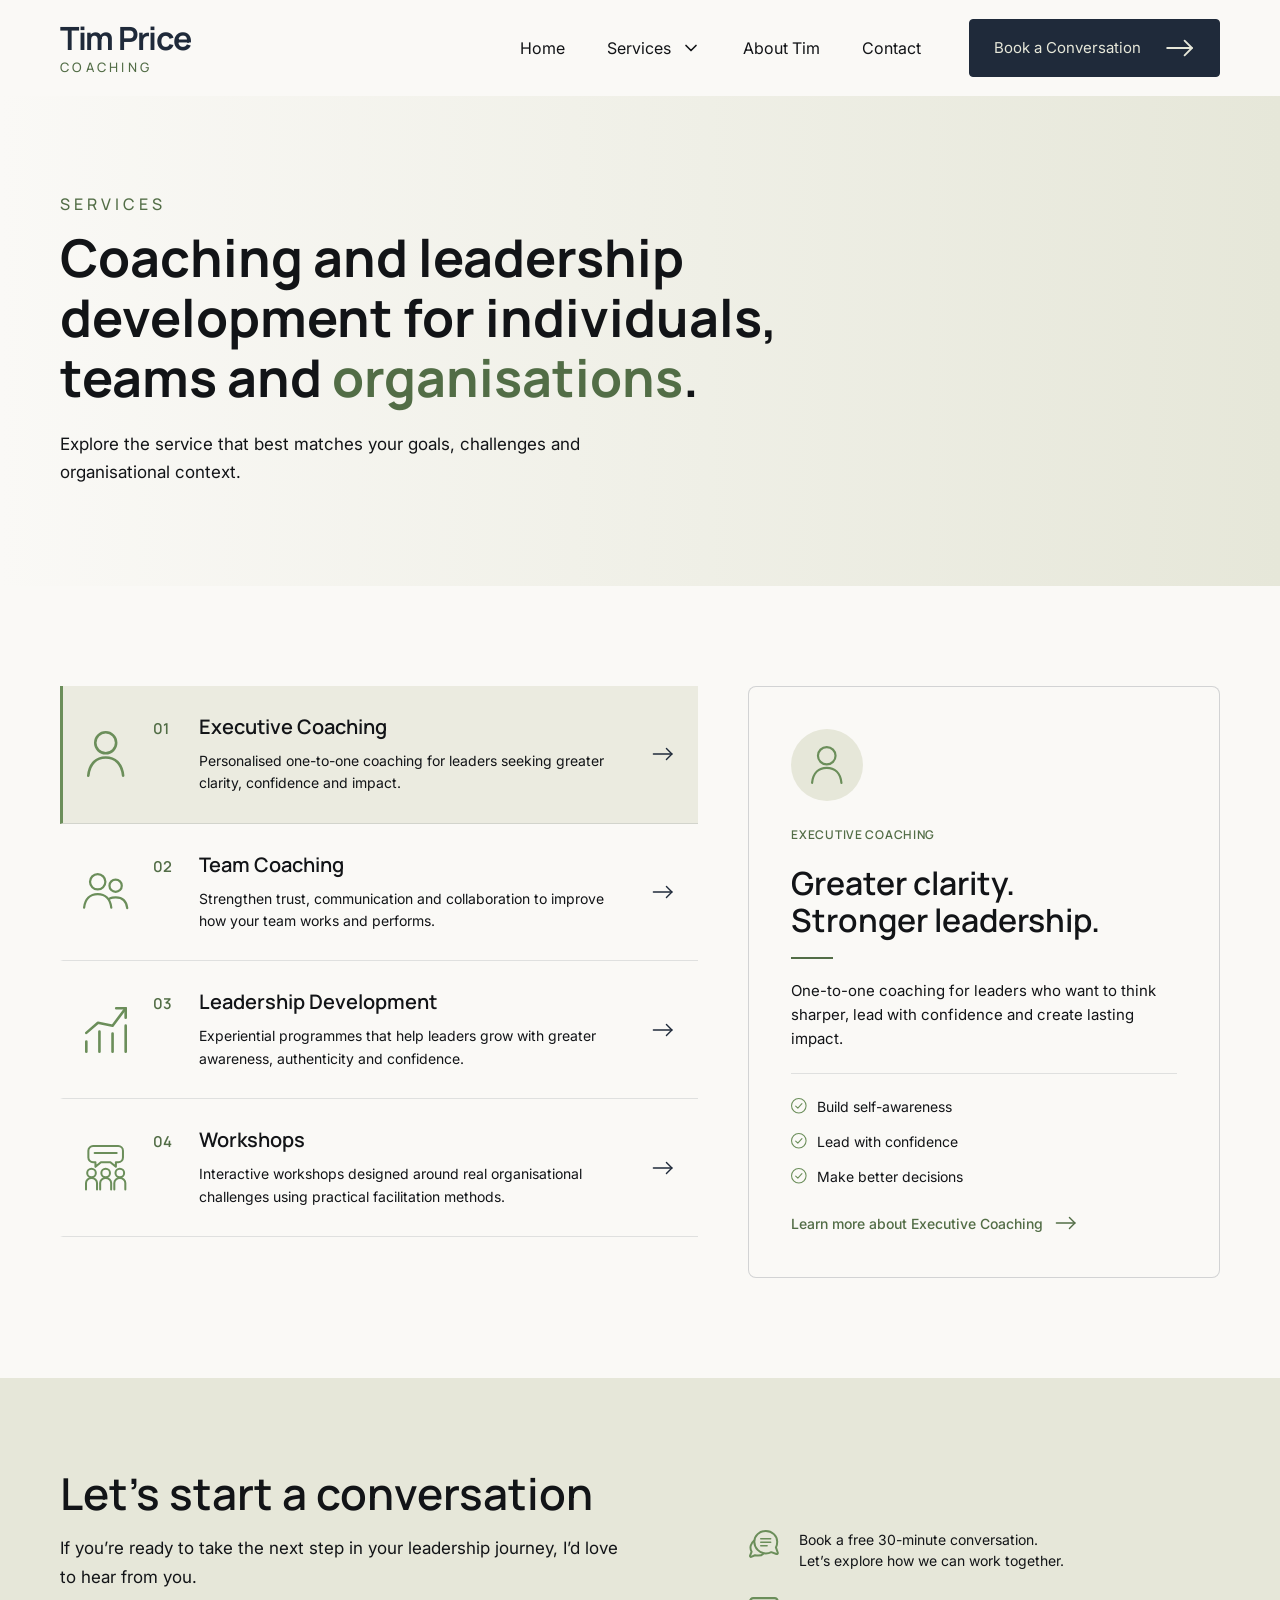
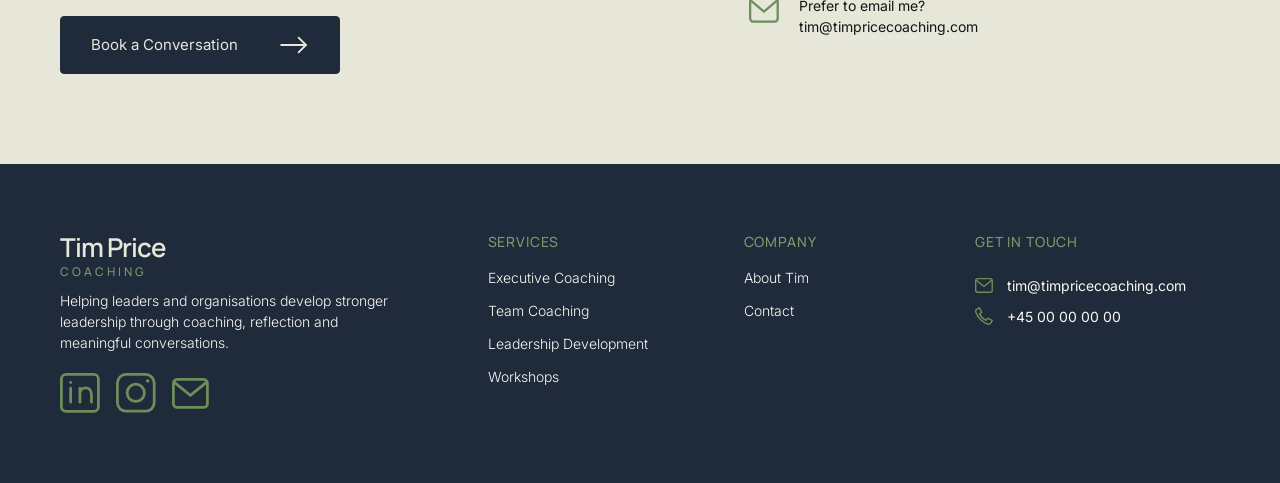
<file: services.html>
<!DOCTYPE html>
<html lang="en">

<head>
    <meta charset="UTF-8">
    <meta name="viewport" content="width=device-width, initial-scale=1.0">

    <title>Services | Tim Price Coaching</title>
    <meta name="description" content="Leadership coaching for executives, teams and organisations.">

    <link rel="stylesheet" href="css/style.css">

    <link rel="preconnect" href="https://fonts.googleapis.com">
    <link rel="preconnect" href="https://fonts.gstatic.com" crossorigin>
    <link href="https://fonts.googleapis.com/css2?family=Inter:wght@100..900&display=swap" rel="stylesheet">
    <link href="https://fonts.googleapis.com/css2?family=Manrope:wght@200..800&display=swap" rel="stylesheet">
    <link rel="icon" href="images/favicontim.ico" type="image/x-icon">
</head>

<body>
    <header class="site-header">
        <div class="header-inner">
            <a class="logo" href="index.html">
                <span class="logo-name">Tim Price</span>
                <span class="logo-subtitle">Coaching</span>
            </a>

            <button class="menu-button" type="button" aria-expanded="false">
                <span class="menu-line"></span>
                <span class="menu-line"></span>
                <span class="menu-line"></span>
            </button>

            <nav class="navigation">
                <ul class="navigation-list">
                    <li>
                        <a href="index.html">Home</a>
                    </li>

                    <li class="services-item">
                        <button class="services-button" type="button">
                            Services

                            <svg viewBox="0 0 24 24">
                                <path d="M6 9l6 6 6-6"></path>
                            </svg>
                        </button>

                        <ul class="services-menu">
                            <li>
                                <a href="services.html">
                                    All Services
                                </a>
                            </li>
                            <li>
                                <a href="executive-coaching.html">
                                    Executive Coaching
                                </a>
                            </li>

                            <li>
                                <a href="team-coaching.html">
                                    Team Coaching
                                </a>
                            </li>

                            <li>
                                <a href="leadership-development.html">
                                    Leadership Development
                                </a>
                            </li>

                            <li>
                                <a href="workshops.html">
                                    Workshops
                                </a>
                            </li>
                        </ul>
                    </li>

                    <li>
                        <a href="about.html">About Tim</a>
                    </li>

                    <li>
                        <a href="contact.html">Contact</a>
                    </li>
                </ul>

                <a class="header-cta" href="contact.html">
                    <span>Book a Conversation</span>

                    <svg viewBox="0 0 32 24">
                        <path d="M2 12h27"></path>
                        <path d="M21 4l8 8-8 8"></path>
                    </svg>
                </a>
            </nav>
        </div>
    </header>
    <main>
        <section class="hero-services fade-in">
            <div class="hero-services-inner">

                <p class="eyebrow">Services</p>

                <h1>
                    Coaching and leadership development for individuals,
                    teams and <span class="highlight">organisations</span>.
                </h1>

                <p class="hero-services-description">
                    Explore the service that best matches your goals,
                    challenges and organisational context.
                </p>

            </div>
        </section>
        <section class="services-overview fade-in">
            <div class="services-overview-inner">

                <!-- Service rows -->
                <div class="services-list">

                    <!-- Executive Coaching -->
                    <a class="service-row is-active" href="executive-coaching.html" data-service="executive">
                        <img loading="lazy" class="service-row-icon" src="images/icon/oneonone.svg" alt="">

                        <span class="service-number">01</span>

                        <div class="service-row-content">
                            <h2>Executive Coaching</h2>

                            <p>
                                Personalised one-to-one coaching for leaders
                                seeking greater clarity, confidence and impact.
                            </p>
                        </div>

                        <svg class="service-row-arrow" viewBox="0 0 32 24" aria-hidden="true">
                            <path d="M2 12h27"></path>
                            <path d="M21 4l8 8-8 8"></path>
                        </svg>
                    </a>

                    <!-- Team Coaching -->
                    <a class="service-row" href="team-coaching.html" data-service="team">
                        <img loading="lazy" class="service-row-icon" src="images/icon/teamcoaching.svg" alt="">

                        <span class="service-number">02</span>

                        <div class="service-row-content">
                            <h2>Team Coaching</h2>

                            <p>
                                Strengthen trust, communication and collaboration
                                to improve how your team works and performs.
                            </p>
                        </div>

                        <svg class="service-row-arrow" viewBox="0 0 32 24" aria-hidden="true">
                            <path d="M2 12h27"></path>
                            <path d="M21 4l8 8-8 8"></path>
                        </svg>
                    </a>

                    <!-- Leadership Development -->
                    <a class="service-row" href="leadership-development.html" data-service="leadership">
                        <img loading="lazy" class="service-row-icon" src="images/icon/development.svg" alt="">

                        <span class="service-number">03</span>

                        <div class="service-row-content">
                            <h2>Leadership Development</h2>

                            <p>
                                Experiential programmes that help leaders grow
                                with greater awareness, authenticity and confidence.
                            </p>
                        </div>

                        <svg class="service-row-arrow" viewBox="0 0 32 24" aria-hidden="true">
                            <path d="M2 12h27"></path>
                            <path d="M21 4l8 8-8 8"></path>
                        </svg>
                    </a>

                    <!-- Workshops -->
                    <a class="service-row" href="workshops.html" data-service="workshops">
                        <img loading="lazy" class="service-row-icon" src="images/icon/workshop.svg" alt="">

                        <span class="service-number">04</span>

                        <div class="service-row-content">
                            <h2>Workshops</h2>

                            <p>
                                Interactive workshops designed around real
                                organisational challenges using practical
                                facilitation methods.
                            </p>
                        </div>

                        <svg class="service-row-arrow" viewBox="0 0 32 24" aria-hidden="true">
                            <path d="M2 12h27"></path>
                            <path d="M21 4l8 8-8 8"></path>
                        </svg>
                    </a>

                </div>

                <!-- Desktop preview cards -->
                <div class="service-previews">

                    <!-- Executive Coaching card -->
                    <article class="service-preview-card is-active" data-service-card="executive">
                        <div class="service-preview-icon">
                            <img loading="lazy" src="images/icon/oneonone.svg" alt="">
                        </div>

                        <p class="service-preview-eyebrow">
                            Executive Coaching
                        </p>

                        <h2>
                            Greater clarity.<br>
                            Stronger leadership.
                        </h2>

                        <div class="service-preview-line"></div>

                        <p class="service-preview-description">
                            One-to-one coaching for leaders who want to think
                            sharper, lead with confidence and create lasting impact.
                        </p>

                        <ul class="service-preview-benefits">
                            <li>
                                <img class="service-check" src="images/icon/tick.svg" alt=""> Build self-awareness
                            </li>

                            <li>
                                <img class="service-check" src="images/icon/tick.svg" alt=""> Lead with confidence
                            </li>

                            <li>
                                <img class="service-check" src="images/icon/tick.svg" alt=""> Make better decisions
                            </li>
                        </ul>

                        <a class="service-preview-link" href="executive-coaching.html">
                            <span>Learn more about Executive Coaching</span>

                            <svg viewBox="0 0 32 24" aria-hidden="true">
                                <path d="M2 12h27"></path>
                                <path d="M21 4l8 8-8 8"></path>
                            </svg>
                        </a>
                    </article>

                    <!-- Team Coaching card -->
                    <article class="service-preview-card" data-service-card="team">
                        <div class="service-preview-icon">
                            <img loading="lazy" src="images/icon/teamcoaching.svg" alt="">
                        </div>

                        <p class="service-preview-eyebrow">
                            Team Coaching
                        </p>

                        <h2>
                            Build teams that<br>
                            perform together.
                        </h2>

                        <div class="service-preview-line"></div>

                        <p class="service-preview-description">
                            Create stronger collaboration, trust and communication
                            across your organisation.
                        </p>

                        <ul class="service-preview-benefits">
                            <li>
                                <img class="service-check" src="images/icon/tick.svg" alt=""> Strengthen collaboration
                            </li>

                            <li>
                                <img class="service-check" src="images/icon/tick.svg" alt=""> Build trust
                            </li>

                            <li>
                                <img class="service-check" src="images/icon/tick.svg" alt=""> Improve team performance
                            </li>
                        </ul>

                        <a class="service-preview-link" href="team-coaching.html">
                            <span>Learn more about Team Coaching</span>

                            <svg viewBox="0 0 32 24" aria-hidden="true">
                                <path d="M2 12h27"></path>
                                <path d="M21 4l8 8-8 8"></path>
                            </svg>
                        </a>
                    </article>

                    <!-- Leadership Development card -->
                    <article class="service-preview-card" data-service-card="leadership">
                        <div class="service-preview-icon">
                            <img loading="lazy" src="images/icon/development.svg" alt="">
                        </div>

                        <p class="service-preview-eyebrow">
                            Leadership Development
                        </p>

                        <h2>
                            Develop leaders for<br>
                            the future.
                        </h2>

                        <div class="service-preview-line"></div>

                        <p class="service-preview-description">
                            Long-term leadership programmes designed to build
                            confident and capable leaders.
                        </p>

                        <ul class="service-preview-benefits">
                            <li>
                                <img class="service-check" src="images/icon/tick.svg" alt=""> Develop future leaders
                            </li>

                            <li>
                                <img class="service-check" src="images/icon/tick.svg" alt=""> Grow with confidence
                            </li>

                            <li>
                                <img class="service-check" src="images/icon/tick.svg" alt=""> Create lasting impact
                            </li>
                        </ul>

                        <a class="service-preview-link" href="leadership-development.html">
                            <span>Learn more about Leadership Development</span>

                            <svg viewBox="0 0 32 24" aria-hidden="true">
                                <path d="M2 12h27"></path>
                                <path d="M21 4l8 8-8 8"></path>
                            </svg>
                        </a>
                    </article>

                    <!-- Workshops card -->
                    <article class="service-preview-card" data-service-card="workshops">
                        <div class="service-preview-icon">
                            <img loading="lazy" src="images/icon/workshop.svg" alt="">
                        </div>

                        <p class="service-preview-eyebrow">
                            Workshops
                        </p>

                        <h2>
                            Learn through<br>
                            experience.
                        </h2>

                        <div class="service-preview-line"></div>

                        <p class="service-preview-description">
                            Interactive workshops that encourage reflection,
                            collaboration and meaningful change.
                        </p>

                        <ul class="service-preview-benefits">
                            <li>
                                <img class="service-check" src="images/icon/tick.svg" alt=""> Learn by doing
                            </li>

                            <li>
                                <img class="service-check" src="images/icon/tick.svg" alt=""> Encourage collaboration
                            </li>

                            <li>
                                <img class="service-check" src="images/icon/tick.svg" alt=""> Inspire meaningful change
                            </li>
                        </ul>

                        <a class="service-preview-link" href="workshops.html">
                            <span>Learn more about Workshops</span>

                            <svg viewBox="0 0 32 24" aria-hidden="true">
                                <path d="M2 12h27"></path>
                                <path d="M21 4l8 8-8 8"></path>
                            </svg>
                        </a>
                    </article>

                </div>

            </div>
        </section>
        <section class="quote fade-in"></section>
        <section class="CTA-section fade-in">
            <div>
                <h2>Let’s start a conversation</h2>
                <p>If you’re ready to take the next step in your leadership journey, I’d love to hear from you.
                </p>
                <a class="general-cta" href="contact.html">
                    <span>Book a Conversation</span>
                    <svg viewBox="0 0 32 24">
                        <path d="M2 12h27"></path>
                        <path d="M21 4l8 8-8 8"></path>
                    </svg>
                </a>
            </div>
            <div>
                <div class="CTA-section-contact">
                    <img loading="lazy" src="images/icon/conversation.svg" alt="Conversation icon">
                    <p>Book a free 30-minute conversation. <br>Let’s explore how we can work together.</br>
                    </p>
                </div>
                <div class="CTA-section-contact">
                    <img loading="lazy" src="images/icon/mail.svg" alt="Mail icon">
                    <p>Prefer to email me? <br> tim@timpricecoaching.com </br> </p>
                </div>
            </div>
        </section>
    </main>
    <footer>
        <section class="footer-inner">
            <div class="footer-brand">
                <a class="footer-logo" href="index.html">
                    <span class="footer-logo-name">Tim Price</span>
                    <span class="footer-logo-subtitle">Coaching</span>
                </a>

                <p class="footer-description">
                    Helping leaders and organisations develop stronger leadership
                    through coaching, reflection and meaningful conversations.
                </p>
                <div class="footer-socials">
                    <a href="#" aria-label="LinkedIn">
                        <img loading="lazy" src="images/icon/linkedin.svg" alt="LinkedIn icon">
                    </a>
                    <a href="#" aria-label="Instagram">
                        <img loading="lazy" src="images/icon/instagram.svg" alt="Instagram icon">
                    </a>
                    <a href="#" aria-label="Email">
                        <img loading="lazy" src="images/icon/mail.svg" alt="Mail icon">
                    </a>
                </div>
            </div>
            <div class="footer-column">

                <h2 class="footer-heading">Services</h2>

                <ul class="footer-links">
                    <li>
                        <a href="executive-coaching.html">Executive Coaching</a>
                    </li>

                    <li>
                        <a href="team-coaching.html">Team Coaching</a>
                    </li>

                    <li>
                        <a href="leadership-development.html">
                            Leadership Development
                        </a>
                    </li>

                    <li>
                        <a href="workshops.html">Workshops</a>
                    </li>
                </ul>

            </div>
            <div class="footer-column">

                <h2 class="footer-heading">Company</h2>

                <ul class="footer-links">
                    <li>
                        <a href="about.html">About Tim</a>
                    </li>

                    <li>
                        <a href="contact.html">Contact</a>
                    </li>
                </ul>

            </div>
            <div class="footer-column">

                <h2 class="footer-heading">Get in touch</h2>
                <div class="footer-contact-list">

                    <a href="mailto:tim@timpricecoaching.com">
                        <img loading="lazy" src="images/icon/mail.svg" alt="Email icon">
                        <span>tim@timpricecoaching.com</span>
                    </a>

                    <a href="tel:+4500000000">
                        <img loading="lazy" src="images/icon/phone.svg" alt="Phone icon">
                        <span>+45 00 00 00 00</span>
                    </a>

                </div>
            </div>
        </section>
    </footer>
    <script src="js/script.js"></script>
</body>

</html>
</file>
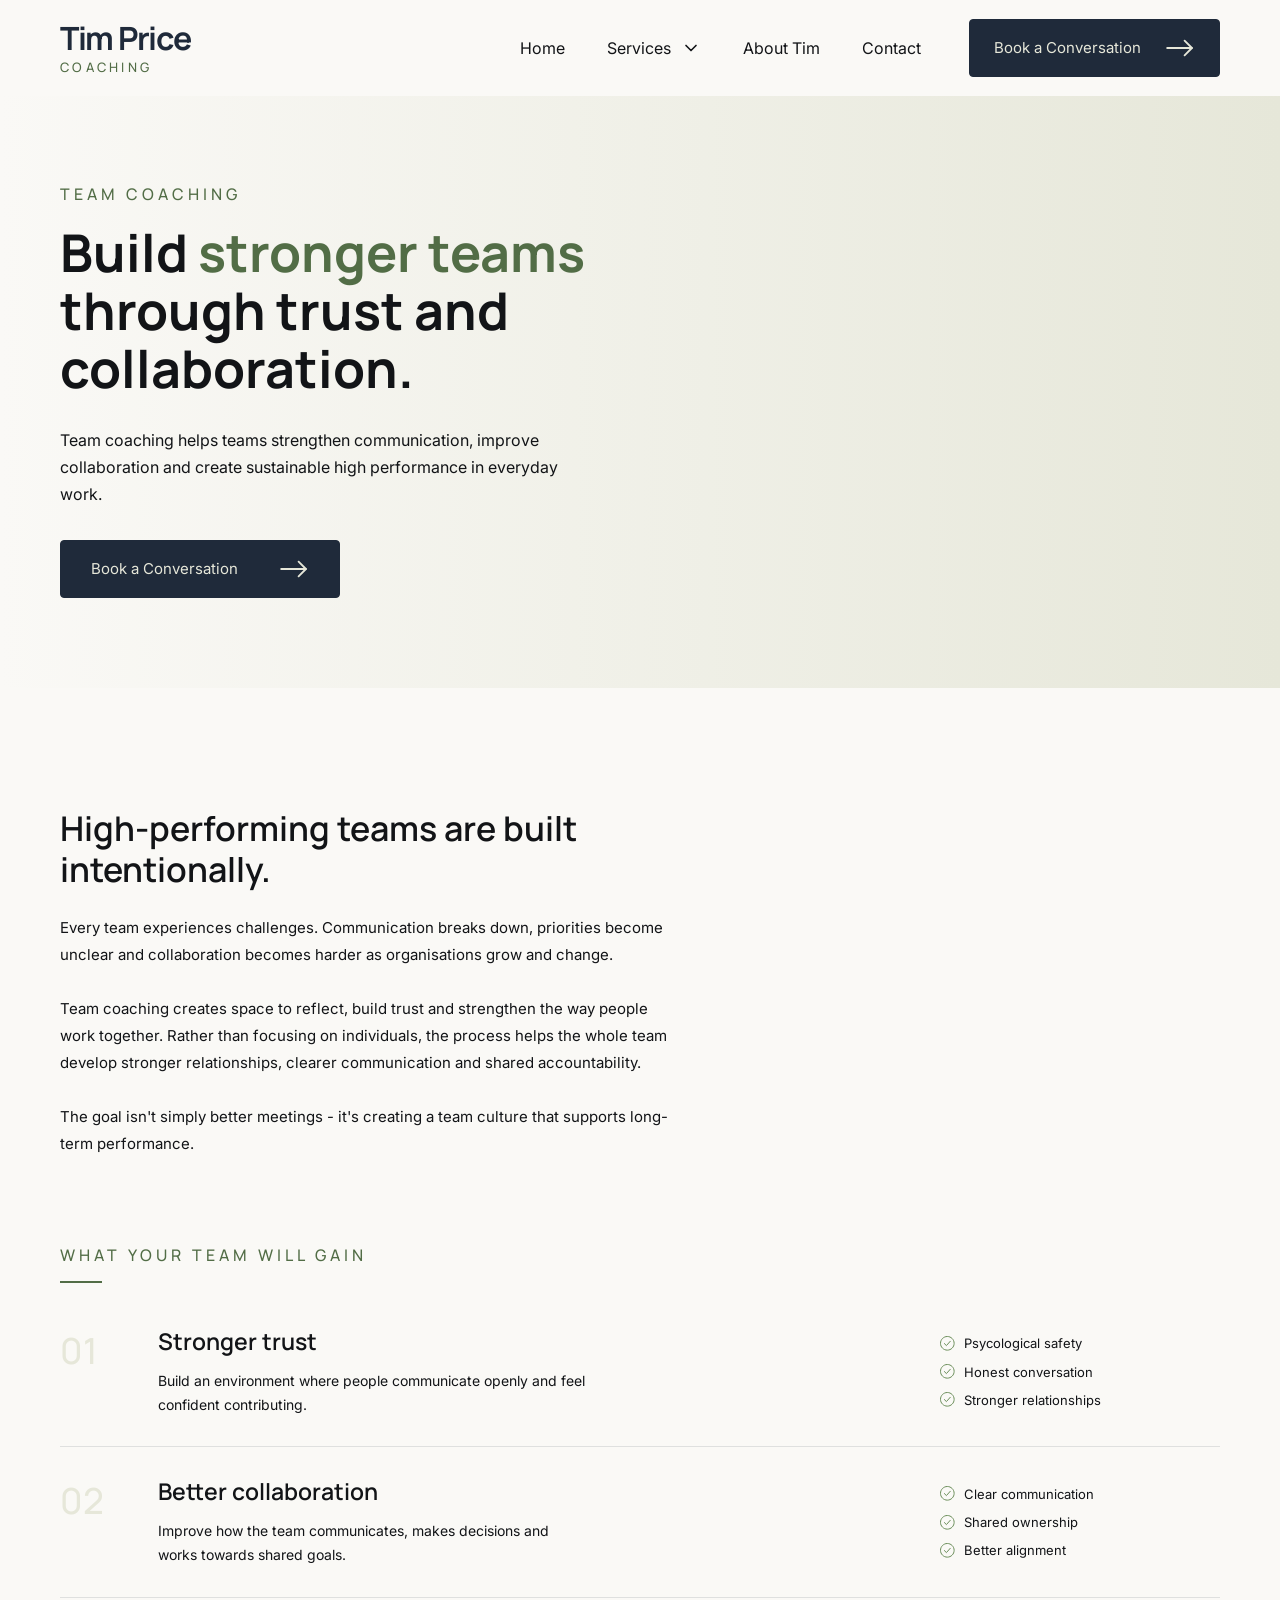
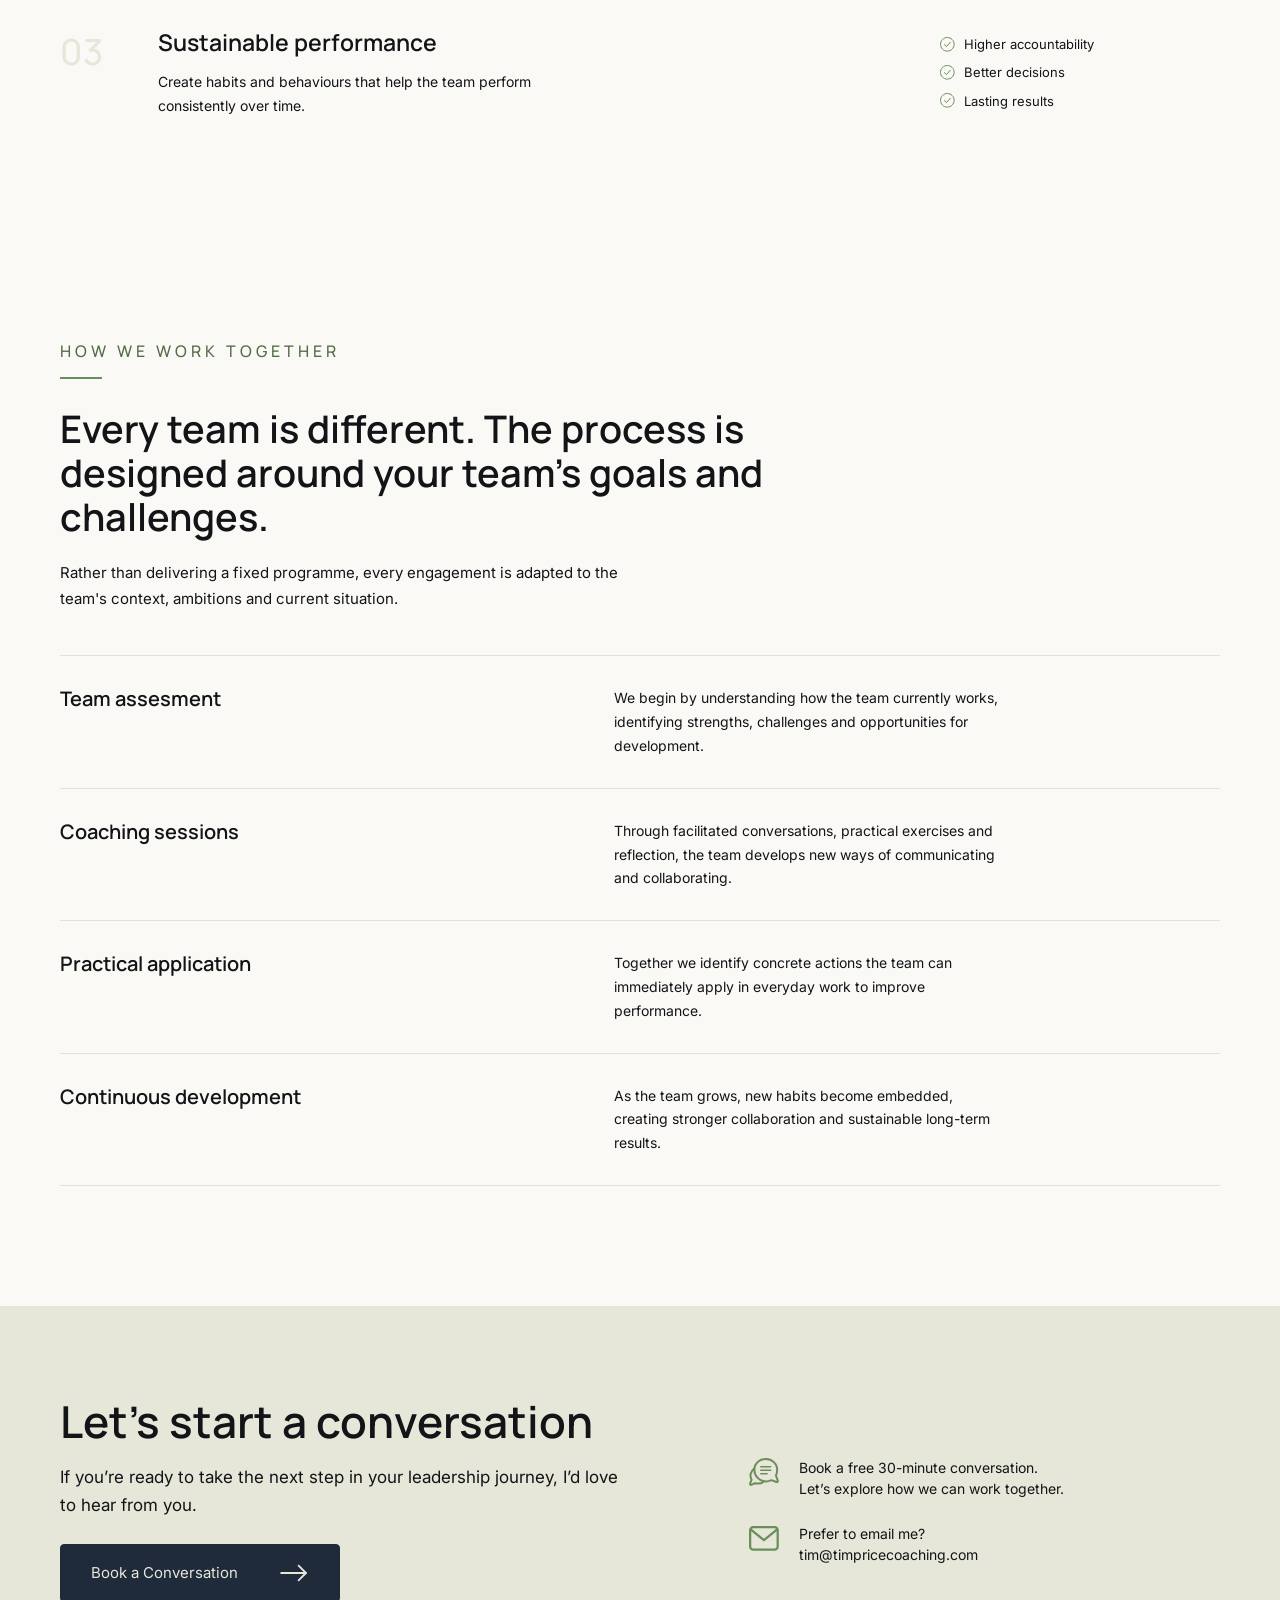
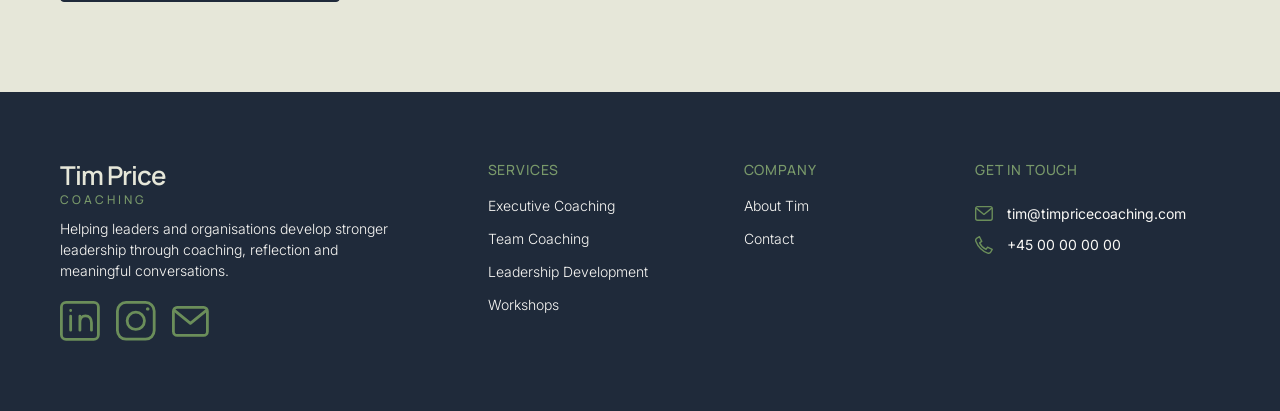
<file: team-coaching.html>
<!DOCTYPE html>
<html lang="en">

<head>
    <meta charset="UTF-8">
    <meta name="viewport" content="width=device-width, initial-scale=1.0">

    <title>Team Coaching | Tim Price Coaching</title>
    <meta name="description" content="Leadership coaching for executives, teams and organisations.">

    <link rel="stylesheet" href="css/style.css">

    <link rel="preconnect" href="https://fonts.googleapis.com">
    <link rel="preconnect" href="https://fonts.gstatic.com" crossorigin>
    <link href="https://fonts.googleapis.com/css2?family=Inter:wght@100..900&display=swap" rel="stylesheet">
    <link href="https://fonts.googleapis.com/css2?family=Manrope:wght@200..800&display=swap" rel="stylesheet">
    <link rel="icon" href="images/favicontim.ico" type="image/x-icon">
</head>

<body>
    <header class="site-header">
        <div class="header-inner">
            <a class="logo" href="index.html">
                <span class="logo-name">Tim Price</span>
                <span class="logo-subtitle">Coaching</span>
            </a>

            <button class="menu-button" type="button" aria-expanded="false">
                <span class="menu-line"></span>
                <span class="menu-line"></span>
                <span class="menu-line"></span>
            </button>

            <nav class="navigation">
                <ul class="navigation-list">
                    <li>
                        <a href="index.html">Home</a>
                    </li>

                    <li class="services-item">
                        <button class="services-button" type="button">
                            Services

                            <svg viewBox="0 0 24 24">
                                <path d="M6 9l6 6 6-6"></path>
                            </svg>
                        </button>

                        <ul class="services-menu">
                            <li>
                                <a href="services.html">
                                    All Services
                                </a>
                            </li>
                            <li>
                                <a href="executive-coaching.html">
                                    Executive Coaching
                                </a>
                            </li>

                            <li>
                                <a href="team-coaching.html">
                                    Team Coaching
                                </a>
                            </li>

                            <li>
                                <a href="leadership-development.html">
                                    Leadership Development
                                </a>
                            </li>

                            <li>
                                <a href="workshops.html">
                                    Workshops
                                </a>
                            </li>
                        </ul>
                    </li>

                    <li>
                        <a href="about.html">About Tim</a>
                    </li>

                    <li>
                        <a href="contact.html">Contact</a>
                    </li>
                </ul>

                <a class="header-cta" href="contact.html">
                    <span>Book a Conversation</span>

                    <svg viewBox="0 0 32 24">
                        <path d="M2 12h27"></path>
                        <path d="M21 4l8 8-8 8"></path>
                    </svg>
                </a>
            </nav>
        </div>
    </header>
    <main>
        <section class="hero-service-pages fade-in">
            <div class="hero-service-page-inner">

                <p class="eyebrow">Team coaching</p>

                <h1 class="hero-title">
                    Build <span class="highlight">stronger teams</span> through trust and collaboration.
                </h1>

                <p class="hero-description">
                    Team coaching helps teams strengthen communication, improve collaboration and create sustainable
                    high performance in everyday work.
                </p>

                <a class="general-cta" href="contact.html">
                    <span>Book a Conversation</span>

                    <svg viewBox="0 0 32 24" aria-hidden="true">
                        <path d="M2 12h27"></path>
                        <path d="M21 4l8 8-8 8"></path>
                    </svg>
                </a>

            </div>
        </section>
        <section class="the-service fade-in">

            <div class="the-service-inner">
                <h2>High-performing teams are built intentionally.</h2>

                <p>
                    Every team experiences challenges. Communication breaks down, priorities become unclear and
                    collaboration becomes harder as organisations grow and change.
                    <br></br>
                    Team coaching creates space to reflect, build trust and strengthen the way people work together.
                    Rather than focusing on individuals, the process helps the whole team develop stronger
                    relationships, clearer communication and shared accountability.
                    <br></br>
                    The goal isn't simply better meetings - it's creating a team culture that supports long-term
                    performance.
                </p>
            </div>

            <div class="the-service-gain">

                <div class="service-gains-header">
                    <p class="eyebrow">what your team will gain</p>
                    <div class="service-gains-header-line"></div>
                </div>

                <div class="service-gains-list">

                    <article class="service-gain">
                        <span class="service-gain-number">01</span>

                        <div class="service-gain-content fade-in">
                            <h2>Stronger trust</h2>

                            <p>
                                Build an environment where people communicate openly and feel confident contributing.
                            </p>

                            <ul class="service-gain-points">
                                <li>
                                    <img loading="lazy" src="images/icon/tick.svg" alt="">
                                    <span>Psycological safety</span>
                                </li>

                                <li>
                                    <img loading="lazy" src="images/icon/tick.svg" alt="">
                                    <span>Honest conversation</span>
                                </li>

                                <li>
                                    <img loading="lazy" src="images/icon/tick.svg" alt="">
                                    <span>Stronger relationships</span>
                                </li>
                            </ul>
                        </div>
                    </article>

                    <article class="service-gain">
                        <span class="service-gain-number">02</span>

                        <div class="service-gain-content fade-in">
                            <h2>Better collaboration</h2>

                            <p>
                                Improve how the team communicates, makes decisions and works towards shared goals.
                            </p>

                            <ul class="service-gain-points">
                                <li>
                                    <img loading="lazy" src="images/icon/tick.svg" alt="">
                                    <span>Clear communication</span>
                                </li>

                                <li>
                                    <img loading="lazy" src="images/icon/tick.svg" alt="">
                                    <span>Shared ownership</span>
                                </li>

                                <li>
                                    <img loading="lazy" src="images/icon/tick.svg" alt="">
                                    <span>Better alignment</span>
                                </li>
                            </ul>
                        </div>
                    </article>

                    <article class="service-gain">
                        <span class="service-gain-number">03</span>

                        <div class="service-gain-content fade-in">
                            <h2>Sustainable performance</h2>

                            <p>
                                Create habits and behaviours that help the team perform consistently over time.
                            </p>

                            <ul class="service-gain-points">
                                <li>
                                    <img loading="lazy" src="images/icon/tick.svg" alt="">
                                    <span>Higher accountability</span>
                                </li>

                                <li>
                                    <img loading="lazy" src="images/icon/tick.svg" alt="">
                                    <span>Better decisions</span>
                                </li>

                                <li>
                                    <img loading="lazy" src="images/icon/tick.svg" alt="">
                                    <span>Lasting results</span>
                                </li>
                            </ul>
                        </div>
                    </article>

                </div>
            </div>

        </section>
        <section class="service-process fade-in">
            <div class="service-process-inner">

                <div class="service-process-header fade-in">
                    <p class="eyebrow">How we work together</p>

                    <div class="service-process-header-line"></div>

                    <h2>
                        Every team is different. The process is designed around your team's goals and challenges.
                    </h2>

                    <p class="service-process-intro">
                        Rather than delivering a fixed programme, every engagement
                        is adapted to the team's context, ambitions and current situation. </p>
                </div>

                <div class="service-process-list fade-in">

                    <article class="service-process-step">
                        <h3>Team assesment</h3>

                        <p>
                            We begin by understanding how the team currently works, identifying strengths, challenges
                            and opportunities for development.
                        </p>
                    </article>

                    <article class="service-process-step fade-in">
                        <h3>Coaching sessions</h3>

                        <p>
                            Through facilitated conversations, practical exercises and reflection, the team develops new
                            ways of communicating and collaborating.
                        </p>
                    </article>

                    <article class="service-process-step fade-in">
                        <h3>Practical application</h3>

                        <p>
                            Together we identify concrete actions the team can immediately apply in everyday work to
                            improve performance.
                        </p>
                    </article>

                    <article class="service-process-step">
                        <h3>Continuous development</h3>

                        <p>
                            As the team grows, new habits become embedded, creating stronger collaboration and
                            sustainable long-term results.
                        </p>
                    </article>

                </div>

            </div>
        </section>
        <section class="CTA-section fade-in">
            <div>
                <h2>Let’s start a conversation</h2>
                <p>If you’re ready to take the next step in your leadership journey, I’d love to hear from you.
                </p>
                <a class="general-cta" href="contact.html">
                    <span>Book a Conversation</span>
                    <svg viewBox="0 0 32 24">
                        <path d="M2 12h27"></path>
                        <path d="M21 4l8 8-8 8"></path>
                    </svg>
                </a>
            </div>
            <div>
                <div class="CTA-section-contact">
                    <img loading="lazy" src="images/icon/conversation.svg" alt="Conversation icon">
                    <p>Book a free 30-minute conversation. <br>Let’s explore how we can work together.</br>
                    </p>
                </div>
                <div class="CTA-section-contact">
                    <img loading="lazy" src="images/icon/mail.svg" alt="Mail icon">
                    <p>Prefer to email me? <br> tim@timpricecoaching.com </br> </p>
                </div>
            </div>
        </section>
    </main>
    <footer>
        <section class="footer-inner">
            <div class="footer-brand">
                <a class="footer-logo" href="index.html">
                    <span class="footer-logo-name">Tim Price</span>
                    <span class="footer-logo-subtitle">Coaching</span>
                </a>

                <p class="footer-description">
                    Helping leaders and organisations develop stronger leadership
                    through coaching, reflection and meaningful conversations.
                </p>
                <div class="footer-socials">
                    <a href="#" aria-label="LinkedIn">
                        <img loading="lazy" src="images/icon/linkedin.svg" alt="LinkedIn icon">
                    </a>
                    <a href="#" aria-label="Instagram">
                        <img loading="lazy" src="images/icon/instagram.svg" alt="Instagram icon">
                    </a>
                    <a href="#" aria-label="Email">
                        <img loading="lazy" src="images/icon/mail.svg" alt="Mail icon">
                    </a>
                </div>
            </div>
            <div class="footer-column">

                <h2 class="footer-heading">Services</h2>

                <ul class="footer-links">
                    <li>
                        <a href="executive-coaching.html">Executive Coaching</a>
                    </li>

                    <li>
                        <a href="team-coaching.html">Team Coaching</a>
                    </li>

                    <li>
                        <a href="leadership-development.html">
                            Leadership Development
                        </a>
                    </li>

                    <li>
                        <a href="workshops.html">Workshops</a>
                    </li>
                </ul>

            </div>
            <div class="footer-column">

                <h2 class="footer-heading">Company</h2>

                <ul class="footer-links">
                    <li>
                        <a href="about.html">About Tim</a>
                    </li>

                    <li>
                        <a href="contact.html">Contact</a>
                    </li>
                </ul>

            </div>
            <div class="footer-column">

                <h2 class="footer-heading">Get in touch</h2>
                <div class="footer-contact-list">

                    <a href="mailto:tim@timpricecoaching.com">
                        <img loading="lazy" src="images/icon/mail.svg" alt="Email icon">
                        <span>tim@timpricecoaching.com</span>
                    </a>

                    <a href="tel:+4500000000">
                        <img loading="lazy" src="images/icon/phone.svg" alt="Phone icon">
                        <span>+45 00 00 00 00</span>
                    </a>

                </div>
            </div>
        </section>
    </footer>
    <script src="js/script.js"></script>
</body>

</html>
</file>
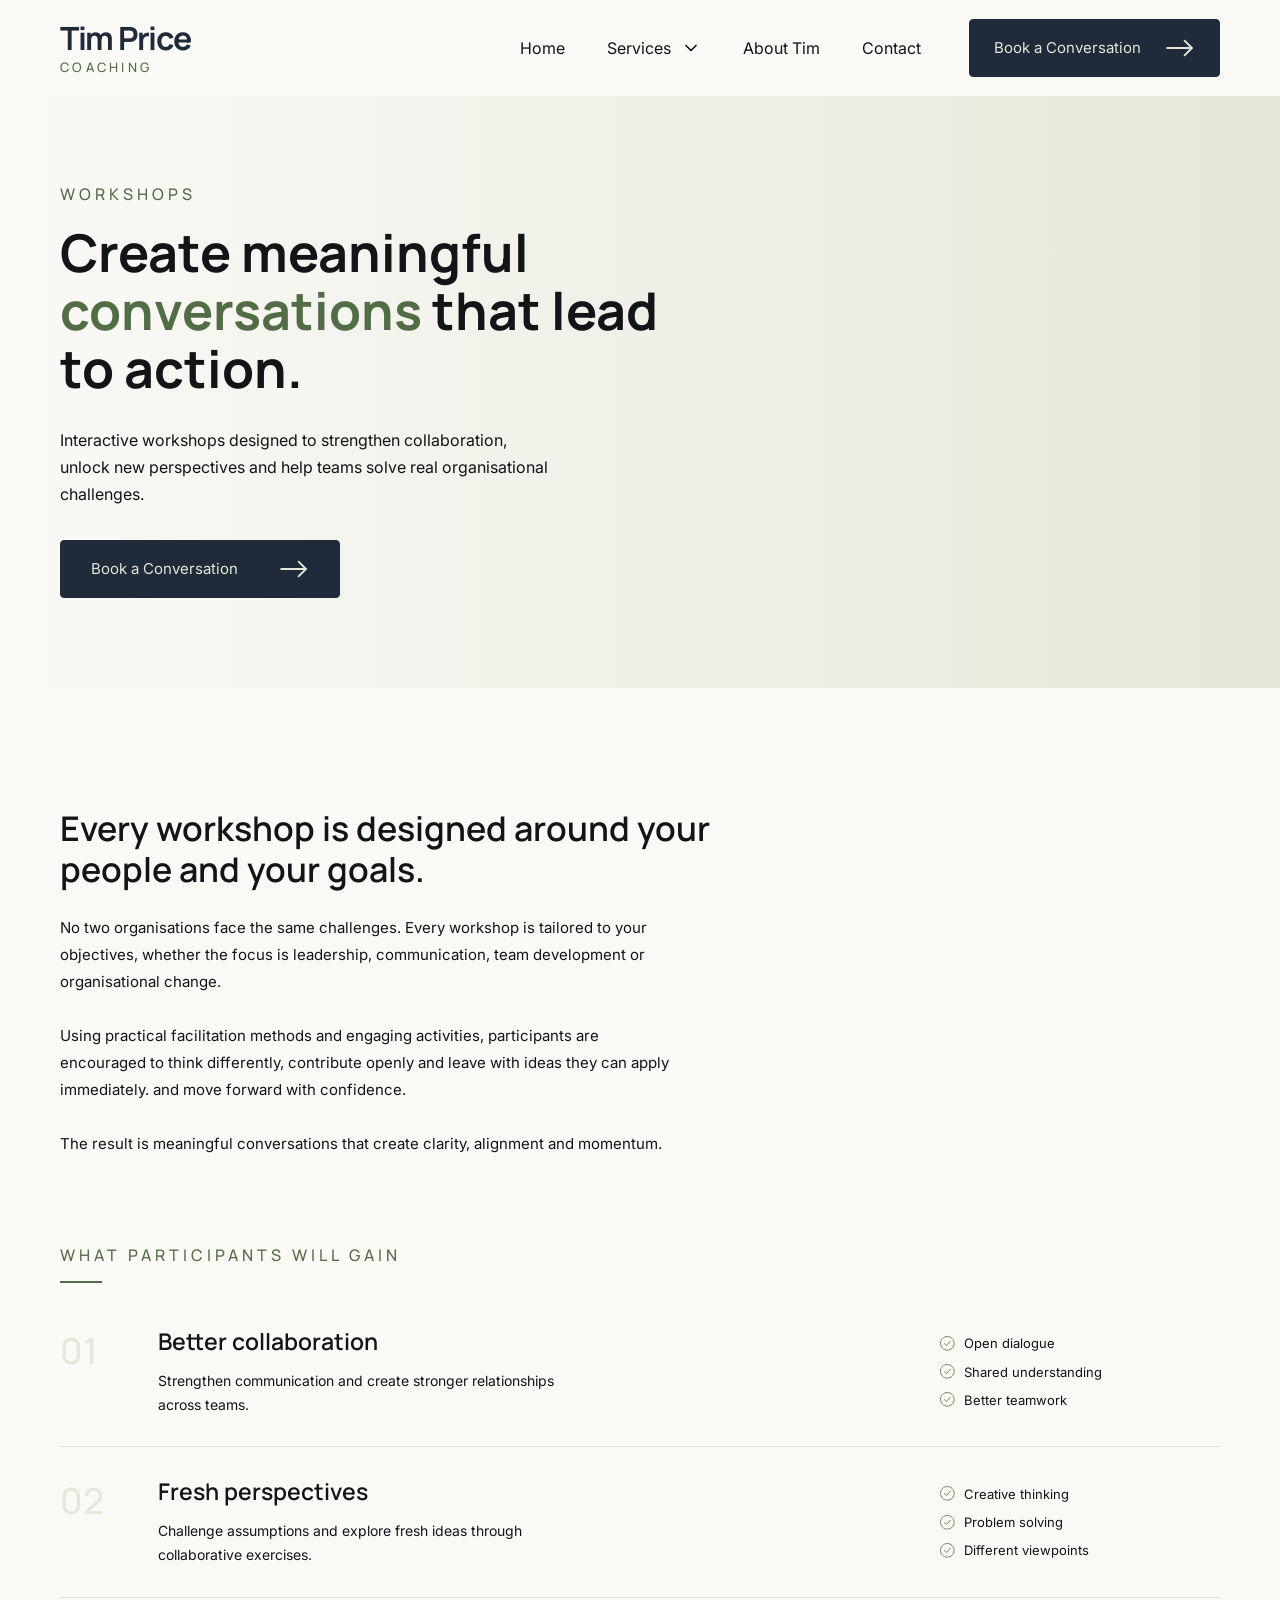
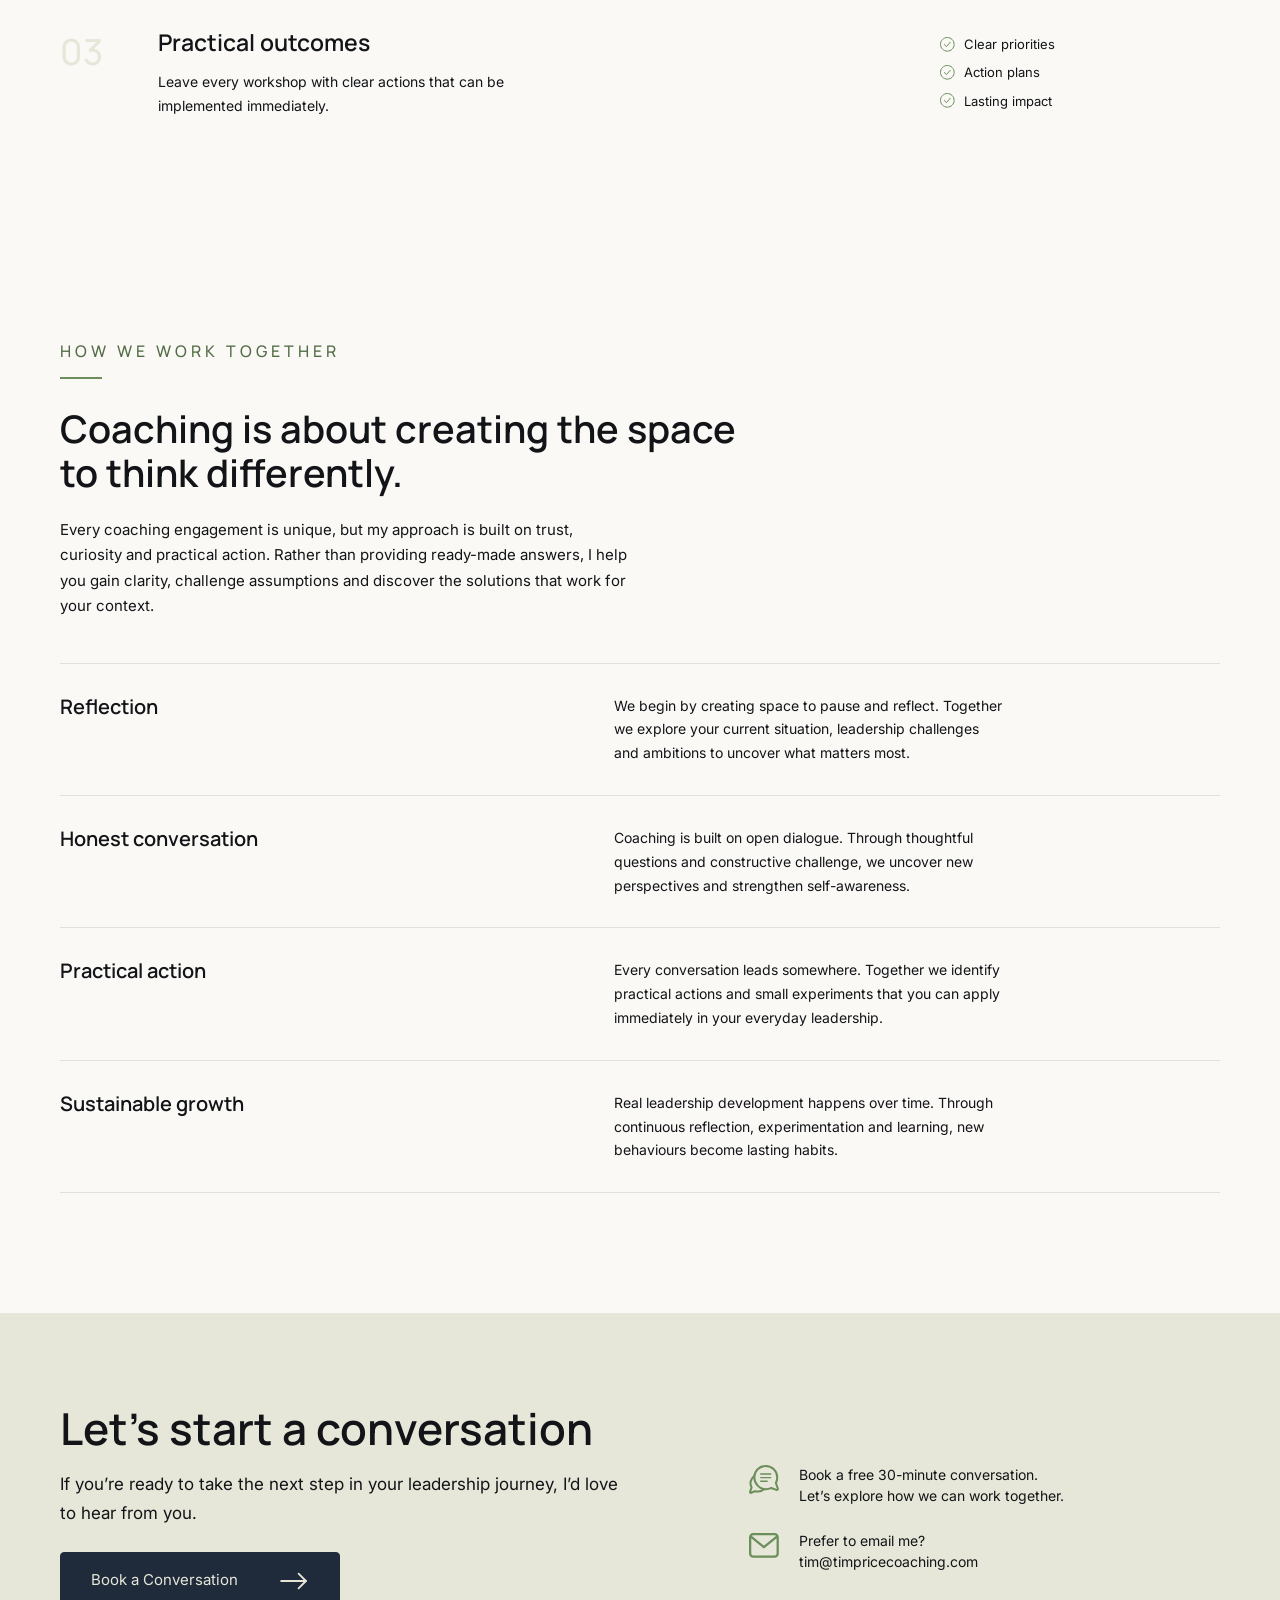
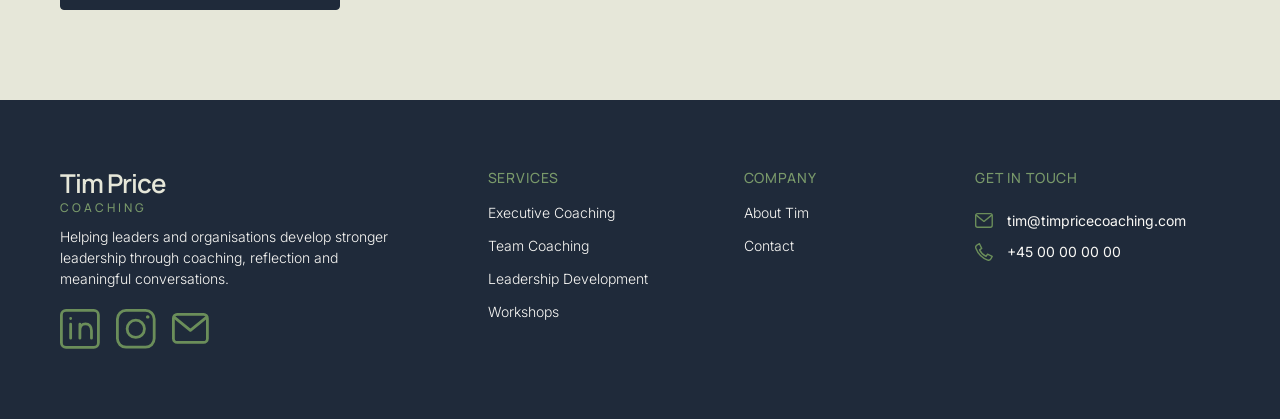
<file: workshops.html>
<!DOCTYPE html>
<html lang="en">

<head>
    <meta charset="UTF-8">
    <meta name="viewport" content="width=device-width, initial-scale=1.0">

    <title>Workshops | Tim Price Coaching</title>
    <meta name="description" content="Leadership coaching for executives, teams and organisations.">

    <link rel="stylesheet" href="css/style.css">

    <link rel="preconnect" href="https://fonts.googleapis.com">
    <link rel="preconnect" href="https://fonts.gstatic.com" crossorigin>
    <link href="https://fonts.googleapis.com/css2?family=Inter:wght@100..900&display=swap" rel="stylesheet">
    <link href="https://fonts.googleapis.com/css2?family=Manrope:wght@200..800&display=swap" rel="stylesheet">
    <link rel="icon" href="images/favicontim.ico" type="image/x-icon">
</head>

<body>
    <header class="site-header">
        <div class="header-inner">
            <a class="logo" href="index.html">
                <span class="logo-name">Tim Price</span>
                <span class="logo-subtitle">Coaching</span>
            </a>

            <button class="menu-button" type="button" aria-expanded="false">
                <span class="menu-line"></span>
                <span class="menu-line"></span>
                <span class="menu-line"></span>
            </button>

            <nav class="navigation">
                <ul class="navigation-list">
                    <li>
                        <a href="index.html">Home</a>
                    </li>

                    <li class="services-item">
                        <button class="services-button" type="button">
                            Services

                            <svg viewBox="0 0 24 24">
                                <path d="M6 9l6 6 6-6"></path>
                            </svg>
                        </button>

                        <ul class="services-menu">
                            <li>
                                <a href="services.html">
                                    All Services
                                </a>
                            </li>
                            <li>
                                <a href="executive-coaching.html">
                                    Executive Coaching
                                </a>
                            </li>

                            <li>
                                <a href="team-coaching.html">
                                    Team Coaching
                                </a>
                            </li>

                            <li>
                                <a href="leadership-development.html">
                                    Leadership Development
                                </a>
                            </li>

                            <li>
                                <a href="workshops.html">
                                    Workshops
                                </a>
                            </li>
                        </ul>
                    </li>

                    <li>
                        <a href="about.html">About Tim</a>
                    </li>

                    <li>
                        <a href="contact.html">Contact</a>
                    </li>
                </ul>

                <a class="header-cta" href="contact.html">
                    <span>Book a Conversation</span>

                    <svg viewBox="0 0 32 24">
                        <path d="M2 12h27"></path>
                        <path d="M21 4l8 8-8 8"></path>
                    </svg>
                </a>
            </nav>
        </div>
    </header>
    <main>
        <section class="hero-service-pages fade-in">
            <div class="hero-service-page-inner">

                <p class="eyebrow">Workshops</p>

                <h1 class="hero-title">
                    Create meaningful
                    <span class="highlight">conversations</span>
                    that lead to action.
                </h1>

                <p class="hero-description">
                    Interactive workshops designed to strengthen collaboration, unlock new perspectives and help teams
                    solve real organisational challenges.
                </p>

                <a class="general-cta" href="contact.html">
                    <span>Book a Conversation</span>

                    <svg viewBox="0 0 32 24" aria-hidden="true">
                        <path d="M2 12h27"></path>
                        <path d="M21 4l8 8-8 8"></path>
                    </svg>
                </a>

            </div>
        </section>
        <section class="the-service fade-in">

            <div class="the-service-inner">
                <h2>Every workshop is designed around your people and your goals.</h2>

                <p>
                    No two organisations face the same challenges. Every workshop is tailored to your objectives,
                    whether the focus is leadership, communication, team development or organisational change.
                    <br></br>
                    Using practical facilitation methods and engaging activities, participants are encouraged to think
                    differently, contribute openly and leave with ideas they can apply immediately.
                    and move forward with confidence.
                    <br></br>
                    The result is meaningful conversations that create clarity, alignment and momentum.
                </p>
            </div>

            <div class="the-service-gain">

                <div class="service-gains-header">
                    <p class="eyebrow">WHAT PARTICIPANTS WILL GAIN</p>
                    <div class="service-gains-header-line"></div>
                </div>

                <div class="service-gains-list">

                    <article class="service-gain">
                        <span class="service-gain-number">01</span>

                        <div class="service-gain-content fade-in">
                            <h2>Better collaboration</h2>

                            <p>
                                Strengthen communication and create stronger relationships across teams.
                            </p>

                            <ul class="service-gain-points">
                                <li>
                                    <img loading="lazy" src="images/icon/tick.svg" alt="">
                                    <span>Open dialogue</span>
                                </li>

                                <li>
                                    <img loading="lazy" src="images/icon/tick.svg" alt="">
                                    <span>Shared understanding</span>
                                </li>

                                <li>
                                    <img loading="lazy" src="images/icon/tick.svg" alt="">
                                    <span>Better teamwork</span>
                                </li>
                            </ul>
                        </div>
                    </article>

                    <article class="service-gain">
                        <span class="service-gain-number">02</span>

                        <div class="service-gain-content fade-in">
                            <h2>Fresh perspectives</h2>

                            <p>
                                Challenge assumptions and explore fresh ideas through collaborative exercises.
                            </p>

                            <ul class="service-gain-points">
                                <li>
                                    <img loading="lazy" src="images/icon/tick.svg" alt="">
                                    <span>Creative thinking</span>
                                </li>

                                <li>
                                    <img loading="lazy" src="images/icon/tick.svg" alt="">
                                    <span>Problem solving</span>
                                </li>

                                <li>
                                    <img loading="lazy" src="images/icon/tick.svg" alt="">
                                    <span>Different viewpoints</span>
                                </li>
                            </ul>
                        </div>
                    </article>

                    <article class="service-gain">
                        <span class="service-gain-number">03</span>

                        <div class="service-gain-content fade-in">
                            <h2>Practical outcomes</h2>

                            <p>
                                Leave every workshop with clear actions that can be implemented immediately.
                            </p>

                            <ul class="service-gain-points">
                                <li>
                                    <img loading="lazy" src="images/icon/tick.svg" alt="">
                                    <span>Clear priorities</span>
                                </li>

                                <li>
                                    <img loading="lazy" src="images/icon/tick.svg" alt="">
                                    <span>Action plans</span>
                                </li>

                                <li>
                                    <img loading="lazy" src="images/icon/tick.svg" alt="">
                                    <span>Lasting impact</span>
                                </li>
                            </ul>
                        </div>
                    </article>

                </div>
            </div>

        </section>
        <section class="service-process fade-in">
            <div class="service-process-inner">

                <div class="service-process-header ">
                    <p class="eyebrow">How we work together</p>

                    <div class="service-process-header-line"></div>

                    <h2>
                        Coaching is about creating the space to think differently.
                    </h2>

                    <p class="service-process-intro">
                        Every coaching engagement is unique, but my approach is built
                        on trust, curiosity and practical action. Rather than providing
                        ready-made answers, I help you gain clarity, challenge assumptions
                        and discover the solutions that work for your context.
                    </p>
                </div>

                <div class="service-process-list ">

                    <article class="service-process-step fade-in">
                        <h3>Reflection</h3>

                        <p>
                            We begin by creating space to pause and reflect. Together we
                            explore your current situation, leadership challenges and
                            ambitions to uncover what matters most.
                        </p>
                    </article>

                    <article class="service-process-step fade-in">
                        <h3>Honest conversation</h3>

                        <p>
                            Coaching is built on open dialogue. Through thoughtful
                            questions and constructive challenge, we uncover new
                            perspectives and strengthen self-awareness.
                        </p>
                    </article>

                    <article class="service-process-step fade-in">
                        <h3>Practical action</h3>

                        <p>
                            Every conversation leads somewhere. Together we identify
                            practical actions and small experiments that you can apply
                            immediately in your everyday leadership.
                        </p>
                    </article>

                    <article class="service-process-step fade-in">
                        <h3>Sustainable growth</h3>

                        <p>
                            Real leadership development happens over time. Through
                            continuous reflection, experimentation and learning, new
                            behaviours become lasting habits.
                        </p>
                    </article>

                </div>

            </div>
        </section>
        <section class="CTA-section fade-in">
            <div>
                <h2>Let’s start a conversation</h2>
                <p>If you’re ready to take the next step in your leadership journey, I’d love to hear from you.
                </p>
                <a class="general-cta" href="contact.html">
                    <span>Book a Conversation</span>
                    <svg viewBox="0 0 32 24">
                        <path d="M2 12h27"></path>
                        <path d="M21 4l8 8-8 8"></path>
                    </svg>
                </a>
            </div>
            <div>
                <div class="CTA-section-contact">
                    <img src="images/icon/conversation.svg">
                    <p>Book a free 30-minute conversation. <br>Let’s explore how we can work together.</br>
                    </p>
                </div>
                <div class="CTA-section-contact">
                    <img src="images/icon/mail.svg">
                    <p>Prefer to email me? <br> tim@timpricecoaching.com </br> </p>
                </div>
            </div>
        </section>
    </main>
    <footer>
        <section class="footer-inner">
            <div class="footer-brand">
                <a class="footer-logo" href="index.html">
                    <span class="footer-logo-name">Tim Price</span>
                    <span class="footer-logo-subtitle">Coaching</span>
                </a>

                <p class="footer-description">
                    Helping leaders and organisations develop stronger leadership
                    through coaching, reflection and meaningful conversations.
                </p>
                <div class="footer-socials">
                    <a href="#" aria-label="LinkedIn">
                        <img loading="lazy" src="images/icon/linkedin.svg" alt="LinkedIn icon">
                    </a>
                    <a href="#" aria-label="Instagram">
                        <img loading="lazy" src="images/icon/instagram.svg" alt="Instagram icon">
                    </a>
                    <a href="#" aria-label="Email">
                        <img loading="lazy" src="images/icon/mail.svg" alt="Mail icon">
                    </a>
                </div>
            </div>
            <div class="footer-column">

                <h2 class="footer-heading">Services</h2>

                <ul class="footer-links">
                    <li>
                        <a href="executive-coaching.html">Executive Coaching</a>
                    </li>

                    <li>
                        <a href="team-coaching.html">Team Coaching</a>
                    </li>

                    <li>
                        <a href="leadership-development.html">
                            Leadership Development
                        </a>
                    </li>

                    <li>
                        <a href="workshops.html">Workshops</a>
                    </li>
                </ul>

            </div>
            <div class="footer-column">

                <h2 class="footer-heading">Company</h2>

                <ul class="footer-links">
                    <li>
                        <a href="about.html">About Tim</a>
                    </li>

                    <li>
                        <a href="contact.html">Contact</a>
                    </li>
                </ul>

            </div>
            <div class="footer-column">

                <h2 class="footer-heading">Get in touch</h2>
                <div class="footer-contact-list">

                    <a href="mailto:tim@timpricecoaching.com">
                        <img loading="lazy" src="images/icon/mail.svg" alt="Email icon">
                        <span>tim@timpricecoaching.com</span>
                    </a>

                    <a href="tel:+4500000000">
                        <img loading="lazy" src="images/icon/phone.svg" alt="Phone icon">
                        <span>+45 00 00 00 00</span>
                    </a>

                </div>
            </div>
        </section>
    </footer>
    <script src="js/script.js"></script>
</body>

</html>
</file>
<file: css/style.css>
/*-----------------------------------------------------------------------------------------------
          CSS VARIABLER / DESIGNFARVER 
-------------------------------------------------------------------------------------------------*/

:root {
  --primary: #1f2a3a;

  --accent: #6b8e5a;
  --accent-dark: #526D46;
  --accent-light: #79996a;

  --background: #faf9f6;
  --text: #121417;
  --secondary: #e6e7d9;
}

/*-----------------------------------------------------------------------------------------------
          RESET 
-------------------------------------------------------------------------------------------------*/
 
*,
*::before,
*::after {
  box-sizing: border-box;
}

* {
  margin: 0;
  padding: 0;
}

html {
  scroll-behavior: smooth;
}

body {
  font-family: "Inter", sans-serif;
  line-height: 1.5;
  color: var(--text);
  background-color: var(--background);
}

img {
  display: block;
  max-width: 100%;
}

a {
  color: inherit;
  text-decoration: none;
}

ul,
ol {
  list-style: none;
}

button,
input,
textarea {
  font: inherit;
}

/*-----------------------------------------------------------------------------------------------
          GLOBALE STYLES
-------------------------------------------------------------------------------------------------*/

main {
  display: flex;
  flex-direction: column;
}

.hero-index, 
.hero-service-pages, 
.hero-services, 
.hero-about, 
.contact-hero {
  background : linear-gradient(
    to right,
    var(--background),
    var(--secondary)
  );
}


/*-----------------------------------------------------------------------------------------------
          HEADER
-------------------------------------------------------------------------------------------------*/

.site-header {
  position: fixed;
  z-index: 100;
  width: 100%;
  background-color: var(--background);
}

.header-inner {
  display: flex;
  flex-wrap: wrap;
  align-items: center;
  justify-content: space-between;
  padding: 16px 20px;
}


/*--------------------- Logo ----------------------*/

.logo {
  display: flex;
  flex-direction: column;
}

.logo-name {
  color: var(--primary);
  font-family: "Manrope", Arial, sans-serif;
  font-size: 26px;
  font-weight: 700;
  line-height: 1;
  letter-spacing: -0.04em;
}

.logo-subtitle {
  margin-top: 6px;
  color: var(--accent-dark);
  font-family: "Manrope", Arial, sans-serif;
  font-size: 12px;
  font-weight: 500;
  line-height: 1;
  letter-spacing: 0.25em;
  text-transform: uppercase;
}


/*--------------------- Hamburgerknap ----------------------*/

.menu-button {
  display: flex;
  flex-direction: column;
  justify-content: center;
  gap: 6px;
  width: 44px;
  height: 44px;
  padding: 8px;
  background-color: transparent;
  border: 0;
  cursor: pointer;
}

.menu-line {
  display: block;
  width: 100%;
  height: 2px;
  background-color: var(--primary);
  transition:
    transform 0.2s ease,
    opacity 0.2s ease;
}

/*--------------------- Mobilnavigation ----------------------*/

.navigation {
  display: none;
  flex-basis: 100%;
  flex-direction: column;
  gap: 20px;
  width: 100%;
  padding-top: 20px;
}

.navigation.is-open {
  display: flex;
}

.navigation-list {
  display: flex;
  flex-direction: column;
  gap: 2px;
}

.navigation-list > li > a,
.services-button {
  display: flex;
  align-items: center;
  justify-content: space-between;
  width: 100%;
  min-height: 50px;
  padding: 0;
  color: var(--text);
  font-size: 16px;
  background-color: transparent;
  border: 0;
  border-bottom: 1px solid rgba(31, 42, 58, 0.12);
  cursor: pointer;
}

/*--------------------- Services dropdown ----------------------*/

.services-button svg {
  width: 20px;
  height: 20px;
  fill: none;
  stroke: currentColor;
  stroke-width: 2;
  stroke-linecap: round;
  stroke-linejoin: round;
  transition: transform 0.2s ease;
}

.services-button.is-open svg {
  transform: rotate(180deg);
}

.services-menu {
  display: none;
  padding: 8px 0 8px 16px;
}

.services-menu.is-open {
  display: block;
}

.services-menu a {
  display: block;
  padding: 11px 0;
  color: var(--primary);
  font-size: 14px;
}

/*--------------------- Header CTA ----------------------*/

.header-cta {
  display: flex;
  align-items: center;
  justify-content: space-between;
  gap: 24px;
  min-height: 58px;
  padding: 0 30px;
  color: var(--secondary);
  font-size: 15px;
  background-color: var(--primary);
  border: 1px solid var(--primary);
  border-radius: 4px;
}

.header-cta svg {
  width: 30px;
  height: 22px;
  fill: none;
  stroke: currentColor;
  stroke-width: 2;
  stroke-linecap: round;
  stroke-linejoin: round;
}

/*--------------------- Hamburgeranimation ----------------------*/

.menu-button.is-open .menu-line:nth-child(1) {
  transform: translateY(8px) rotate(45deg);
}

.menu-button.is-open .menu-line:nth-child(2) {
  opacity: 0;
}

.menu-button.is-open .menu-line:nth-child(3) {
  transform: translateY(-8px) rotate(-45deg);
}

/*-----------------------------------------------------------------------------------------------
          HERO
-------------------------------------------------------------------------------------------------*/
.hero-index {
  position: relative;
  display: flex;
  overflow: hidden;
  flex-direction: column;
  align-items: center;
  justify-content: center;
  min-height: 100vh;
  padding: 86px 30px 0;
}

.hero-content {
  position: relative;
  z-index: 1;
}

/*-------------------- Hero-tekst ----------------------*/

.hero-eyebrow {
  color: var(--accent-dark);
  font-family: "Manrope", sans-serif;
  font-size: 10px;
  font-weight: 500;
  line-height: 1;
  letter-spacing: 0.25em;
  text-transform: uppercase;
}

h1 {
  margin-top: 16px;
  font-family: "Manrope", sans-serif;
  font-size: 40px;
  font-weight: 700;
  line-height: 1.2;
}

.highlight {
  color: var(--accent-dark);
  font-family: "Manrope", sans-serif;
}

p {
  margin-top: 16px;
  font-size: 16px;
  line-height: 1.5;
  max-width: 600px;
}


/*--------------------- Hero-knapper ----------------------*/

.hero-cta-container {
  display: flex;
  flex-direction: column;
}

.general-cta {
  display: flex;
  align-items: center;
  justify-content: space-between;
  gap: 24px;
  width: 100%;
  max-width: 100%;
  min-height: 58px;
  margin-top: 18px;
  padding: 0 30px;
  color: var(--secondary);
  font-size: 15px;
  background-color: var(--primary);
  border: 1px solid var(--primary);
  border-radius: 4px;
}

.general-cta svg {
  width: 30px;
  height: 22px;
  fill: none;
  stroke: currentColor;
  stroke-width: 2;
  stroke-linecap: round;
  stroke-linejoin: round;
}

.general-cta:hover {
  color: var(--primary);
  background-color: var(--accent);
  border-color: var(--accent);
}

.cta-secondary {
  display: inline-flex;
  align-items: center;
  justify-content: space-between;
  gap: 24px;
  min-height: 58px;
  margin-top: 10px;
  padding: 0 30px;
  color: var(--primary);
  font-size: 15px;
  background-color: transparent;
  border: 1px solid var(--primary);
  border-radius: 4px;
  width: 100%;
}

.cta-secondary:hover {
  color: var(--secondary);
  background-color: var(--accent);
  border-color: var(--accent);
}

/*--------------------- Hero-billede og baggrund ----------------------*/

.hero-image {
  padding: 0;
}

.hero-swirl {
  position: absolute;
  inset: 0;
  z-index: 0;
  width: 100%;
  height: 100%;
  object-fit: cover;
  pointer-events: none;
}

/*-----------------------------------------------------------------------------------------------
          Index / Forsiden 
-------------------------------------------------------------------------------------------------*/

/*--------------------- Organisationer ----------------------*/

.organisations {
  display: flex;
  flex-direction: column;
  align-items: center;
  justify-content: center;
  min-height: 100px;
  padding: 64px 30px;
}

.eyebrow {
  color: var(--accent-dark);
  font-family: "Manrope", sans-serif;
  font-size: 12px;
  font-weight: 500;
  line-height: 1;
  letter-spacing: 0.25em;
  text-transform: uppercase;
}

.orgranisations-text {
  margin-top: 8px;
  color: var(--primary);
  text-align: center;
  font-size: 16px;
}

.organisation-logos {
  display: flex;
  flex-direction: row;
  justify-content: center;
  gap: 24px;
  width: 100%;
  margin-top: 24px;
}

.organisation-logo {
  width: auto;
  max-width: 26%;
  height: auto;
  object-fit: contain;
}


/*--------------------- Services preview ----------------------*/

.services-preview {
  display: flex;
  flex-direction: column;
  align-items: center;
  justify-content: center;
  min-height: 100px;
  padding: 64px 30px;
  background-color: var(--secondary);
}

h2 {
  margin-top: 12px;
  margin-bottom: 24px;
  font-family: "Manrope", sans-serif;
  font-size: 32px;
  font-weight: 600;
  line-height: 1.2;
}

.services-card {
  display: flex;
  align-items: center;
  justify-content: center;
  gap: 12px;
  width: 100%;
  max-width: 400px;
  margin-top: 20px;
  padding: 20px;
  background-color: var(--background);
  border-radius: 8px;
  transition:
    transform 0.2s ease,
    box-shadow 0.2s ease;
}

.services-card p {
  font-size: 14px;
  line-height: 1.5;
}

.services-card-container img {
  width: 30px;
  align-self: flex-start;
  margin: 10px;
}

h3 {
  font-family: "Manrope", sans-serif;
  font-size: 20px;
  font-weight: 600;
  line-height: 1.2;
}

.learn-more {
  display: flex;
  align-items: center;
  justify-content: space-between;
  gap: 8px;
  margin-top: 12px;
  color: var(--accent-dark);
  font-size: 14px;
}

.learn-more svg {
  width: 20px;
  height: 20px;
  fill: none;
  stroke: currentColor;
  stroke-width: 2;
  stroke-linecap: round;
  stroke-linejoin: round;
}

.learn-more:hover {
  text-decoration: underline;
}



/*--------------------- Testimonials ----------------------*/

.testimonials {
  padding: 64px 30px;
  text-align: center;
  background: linear-gradient(
    to right,
    var(--secondary),
    var(--background)
  );
}

.testimonials-header h2 {
  margin-top: 16px;
}

.testimonial-slider {
  display: grid;
  grid-template-columns: 30px 1fr 30px;
  align-items: center;
  gap: 8px;
  margin-top: 32px;
}

.testimonial-card {
  display: none;
  max-width: 520px;
  margin-inline: auto;
}

.testimonial-card.is-active {
  display: flex;
  flex-direction: column;
  align-items: center;
}

.testimonial-quote-mark {
  color: var(--accent);
  font-family: "Manrope", sans-serif;
  font-size: 64px;
  font-weight: 700;
  line-height: 0.8;
}

.testimonial-quote {
  align-self: center;
  min-height: 200px;
  margin-top: 0;
  font-size: 16px;
  line-height: 1.5;
}

.testimonial-line {
  width: 48px;
  height: 2px;
  margin: 0 auto;
  background-color: var(--accent-dark);
}

.testimonial-author {
  margin-top: 20px;
}

.testimonial-name {
  margin: 0;
  font-size: 18px;
}

.testimonial-role {
  margin-top: 2px;
  color: var(--accent-dark);
  font-size: 15px;
}

.testimonial-arrow {
   width: 20px;
  height: 12px;
  fill: none;
  stroke: var(--primary);
  stroke-width: 2;
  stroke-linecap: round;
  stroke-linejoin: round;
  display: flex;
  align-items: center;
  justify-content: center;
  background: transparent;
  border: 0;
  cursor: pointer;
}

.testimonial-arrow-left {
  transform: rotate(180deg);
}

.testimonial-dots {
  display: flex;
  justify-content: center;
  gap: 12px;
  margin-top: 24px;
}

.testimonial-dot {
  width: 10px;
  height: 10px;
  padding: 0;
  background-color: var(--secondary);
  border: 0;
  border-radius: 50%;
  cursor: pointer;
}

.testimonial-dot.is-active {
  background-color: var(--accent-dark);
}

/*--------------------- About preview ----------------------*/

.about-preview {
  display: flex;
  flex-direction: column;
  align-items: center;
  justify-content: center;
  min-height: 100px;
}

.about-preview-content {
  display: flex;
  flex-direction: column;
  align-items: center;
  justify-content: center;
  width: 100%;
  max-width: 600px;
  padding: 30px 30px 64px;
}

.about-preview-text {
  margin-bottom: 10px;
}

/*--------------------- CTA section ----------------------*/

.CTA-section {
  display: flex;
  flex-direction: column;
  justify-content: center;
  min-height: 100px;
  padding: 64px 30px;
  background-color: var(--secondary);
}

.CTA-section a {
  margin-top: 24px;
}

.CTA-section-contact {
  display: flex;
  flex-direction: row;
  gap: 20px;
  padding-top: 20px;
}

.CTA-section-contact p {
  margin-top: 0;
  font-size: 14px;
  line-height: 1.5;
}


/*-----------------------------------------------------------------------------------------------
          SERVICES
-------------------------------------------------------------------------------------------------*/

/*----------- Services hero ------------*/

.hero-services {
  padding: 130px 30px 64px;
}

.hero-services-inner {
  width: 100%;
  max-width: 600px;
}

.hero-services h1 {
  margin-top: 16px;
  font-family: "Manrope", sans-serif;
  font-size: 36px;
  font-weight: 700;
  line-height: 1.15;
}

.hero-services-description {
  margin-top: 20px;
  max-width: 380px;
  font-size: 16px;
  line-height: 1.6;
}

/*----------- Sercives overvioew ------------*/

.services-overview {
  padding: 64px 30px;
  background-color: var(--background);
}

.services-overview-inner {
  width: 100%;
  max-width: 1200px;
  margin-inline: auto;
}

.services-list {
  display: flex;
  flex-direction: column;
}

/*--------------------- Service row ----------------------*/

.service-row {
  display: grid;
  grid-template-columns: 38px 32px 1fr 24px;
  align-items: start;
  gap: 12px;
  padding: 28px 0;
  border-bottom: 1px solid rgba(31, 42, 58, 0.12);
}

.service-row:first-child {
  padding-top: 0;
}

.service-row:last-child {
  padding-bottom: 0;
  border-bottom: 0;
}

.service-row-icon {
  align-self: center;
  width: 34px;
  height: 34px;
  object-fit: contain;
}

.service-number {
  padding-top: 2px;
  color: var(--accent-dark);
  font-family: "Manrope", sans-serif;
  font-size: 15px;
  font-weight: 600;
}

.service-row-content h2 {
  margin: 0;
  font-family: "Manrope", sans-serif;
  font-size: 18px;
  font-weight: 600;
  line-height: 1.3;
}

.service-row-content p {
  margin-top: 10px;
  font-size: 13px;
  line-height: 1.6;
}

.service-row-arrow {
  align-self: center;
  width: 22px;
  height: 18px;
  fill: none;
  stroke: var(--primary);
  stroke-width: 2;
  stroke-linecap: round;
  stroke-linejoin: round;
  transition: transform 0.2s ease;
}

.service-row:hover .service-row-arrow {
  transform: translateX(4px);
}
/*--------------------- Desktop preview cards ----------------------*/

.service-previews {
  display: none;
}

.service-preview-card {
  display: none;
}

.service-preview-card.is-active {
  display: block;
}

/*--------------------- Preview card content ----------------------*/

.service-preview-icon {
  display: flex;
  align-items: center;
  justify-content: center;
  width: 72px;
  height: 72px;
  background-color: var(--secondary);
  border-radius: 50%;
}

.service-preview-icon img {
  width: 38px;
  height: 38px;
  object-fit: contain;
}

.service-preview-eyebrow {
  margin-top: 24px;
  color: var(--accent-dark);
  font-family: "Manrope", sans-serif;
  font-size: 12px;
  font-weight: 600;
  letter-spacing: 0.06em;
  text-transform: uppercase;
}

.service-preview-card h2 {
  margin-top: 20px;
  margin-bottom: 0;
  font-size: 28px;
  line-height: 1.15;
}

.service-preview-line {
  width: 42px;
  height: 2px;
  margin-top: 18px;
  background-color: var(--accent-dark);
}

.service-preview-description {
  margin-top: 20px;
  font-size: 15px;
  line-height: 1.6;
}

.service-preview-benefits {
  display: flex;
  flex-direction: column;
  gap: 14px;
  margin-top: 22px;
  padding-top: 22px;
  border-top: 1px solid rgba(31, 42, 58, 0.12);
}

.service-preview-benefits li {
  display: flex;
  align-items: center;
  gap: 10px;
  font-size: 14px;
}

.service-check {
  flex-shrink: 0;
  width: 16px;
  height: 16px;
  object-fit: contain;
}

.service-preview-link {
  display: inline-flex;
  align-items: center;
  gap: 12px;
  margin-top: 26px;
  color: var(--accent-dark);
  font-size: 14px;
  font-weight: 500;
}

.service-preview-link svg {
  width: 22px;
  height: 18px;
  fill: none;
  stroke: currentColor;
  stroke-width: 2;
  stroke-linecap: round;
  stroke-linejoin: round;
  transition: transform 0.2s ease;
}

.service-preview-link:hover svg {
  transform: translateX(4px);
}


/*-----------------------------------------------------------------------------------------------
          SERVICES UNDERSIDER
-------------------------------------------------------------------------------------------------*/

/*--------------------- Hero ----------------------*/

.hero-service-pages {
  padding: 130px 30px 64px;
}

.hero-service-page-inner {
  width: 100%;
  max-width: 600px;
  margin-inline: auto;
}

.hero-service-pages .hero-title {
  margin-top: 16px;
  font-size: 40px;
  line-height: 1.15;
}

.hero-service-pages .hero-description {
  margin-top: 20px;
  font-size: 16px;
  line-height: 1.6;
}

/*--------------------- Introduktion ----------------------*/

.the-service {
  padding: 64px 30px;
  background-color: var(--background);
}

.the-service-inner,
.the-service-gain {
  width: 100%;
  max-width: 700px;
  margin-inline: auto;
}

.the-service-inner h2 {
  margin: 0;
  font-size: 28px;
  line-height: 1.2;
}

.the-service-inner p {
  margin-top: 20px;
  font-size: 16px;
  line-height: 1.7;
}

.the-service-gain {
  margin-top: 64px;
}


/*--------------------- SERVICE GAINS SIDE ----------------------*/

/*--------------------- Overskrift ----------------------*/

.service-gains-header-line {
  width: 42px;
  height: 2px;
  margin-top: 18px;
  background-color: var(--accent-dark);
}

/*--------------------- Liste ----------------------*/

.service-gains-list {
  margin-top: 34px;
}

/*--------------------- Gain ----------------------*/

.service-gain {
  display: grid;
  grid-template-columns: 28px 1fr;
  gap: 10px;
  padding: 28px 0;
  border-bottom: 1px solid rgba(31, 42, 58, 0.12);
}

.service-gain:first-child {
  padding-top: 0;
}

.service-gain:last-child {
  padding-bottom: 0;
  border-bottom: 0;
}


/*--------------------- Nummer ----------------------*/

.service-gain-number {
  color: var(--secondary);
  font-family: "Manrope", sans-serif;
  font-size: 22px;
  font-weight: 600;
  line-height: 1.2;
}


/*--------------------- Indhold ----------------------*/

.service-gain-content h2 {
  margin: 0;
  font-family: "Manrope", sans-serif;
  font-size: 20px;
  font-weight: 600;
  line-height: 1.3;
}

.service-gain-content > p {
  margin-top: 14px;
  font-size: 14px;
  line-height: 1.7;
}

/*--------------------- Punkter ----------------------*/

.service-gain-points {
  display: flex;
  flex-direction: column;
  gap: 10px;
  margin-top: 18px;
}

.service-gain-points li {
  display: flex;
  align-items: center;
  gap: 9px;
  font-size: 13px;
  line-height: 1.4;
}

.service-gain-points img {
  flex-shrink: 0;
  width: 14px;
  height: 14px;
  object-fit: contain;
}

/*--------------------- SERVICE PROCESS ----------------------*/


/*--------------------- Sektion ----------------------*/

.service-process {
  padding: 64px 30px;
  background-color: var(--background);
}

.service-process-inner {
  width: 100%;
  max-width: 700px;
  margin-inline: auto;
}


/*--------------------- Header ----------------------*/

.service-process-header-line {
  width: 42px;
  height: 2px;
  margin-top: 18px;
  background-color: var(--accent);
}

.service-process-header h2 {
  margin-top: 28px;
  margin-bottom: 0;
  font-size: 28px;
  line-height: 1.2;
}

.service-process-intro {
  margin-top: 20px;
  font-size: 16px;
  line-height: 1.7;
}


/*--------------------- Procesliste ----------------------*/

.service-process-list {
  margin-top: 36px;
}


/*--------------------- Procestrin ----------------------*/

.service-process-step {
  padding: 28px 0;
  border-top: 1px solid rgba(31, 42, 58, 0.12);
}

.service-process-step:last-child {
  padding-bottom: 0;
}

.service-process-step h3 {
  font-size: 20px;
  line-height: 1.3;
}

.service-process-step p {
  margin-top: 12px;
  font-size: 14px;
  line-height: 1.7;
}

/*-----------------------------------------------------------------------------------------------
          ABOUT SIDE
-------------------------------------------------------------------------------------------------*/

.hero-about {
  position: relative;
  display: flex;
  overflow: hidden;
  flex-direction: column;
  align-items: center;
  justify-content: center;
  padding: 86px 30px 0;
}

.about {
  display: flex;
  flex-direction: column;
  align-items: center;
  justify-content: center;
  min-height: 100px;
  padding: 64px 30px;
}

.qualifications {
  display: flex;
  flex-direction: column;
  align-items: center;
  justify-content: center;
  min-height: 100px;
  padding: 64px 30px;
}

.qualifications-grid {
  display: grid;
  grid-template-columns: 1fr 1fr 1fr 1fr;
  margin-top: 24px;
  gap: 30px;
  justify-content: center;
  align-items: center;
}

.qualifications-grid img {
  width: auto;
  max-height: 5rem;
  object-fit: contain;
}

/*--------------------- IMAGE QUOTE SECTION ----------------------*/

.image-quote-section {
  position: relative;
  display: flex;
  align-items: center;

  min-height: 360px;
  padding: 60px 30px;

  background-image: url("../images/tim-quote.webp");
  background-size: cover;
  background-position: center;
  background-repeat: no-repeat;

  overflow: hidden;
}

/*--------------------- Mørkt overlay ----------------------*/

.image-quote-overlay {
  position: absolute;
  inset: 0;

  background: linear-gradient(
    to right,
    rgba(18, 20, 23, 0.85),
    rgba(18, 20, 23, 0.25)
  );
}

/*--------------------- Citat-indhold ----------------------*/

.image-quote-content {
  position: relative;
  z-index: 1;
  max-width: 260px;
}

.image-quote-mark {
  color: var(--accent);
  font-family: "Manrope", sans-serif;
  font-size: 72px;
  font-weight: 700;
  line-height: 0.7;
}

.image-quote-text {
  margin-top: 20px;

  color: var(--background);
  font-family: "Manrope", sans-serif;
  font-size: 28px;
  font-weight: 500;
  line-height: 1.3;
}

.image-quote-line {
  width: 48px;
  height: 2px;
  margin-top: 20px;

  background-color: var(--accent);
}

/*-----------------------------------------------------------------------------------------------
          CONTACT SIDEe
-------------------------------------------------------------------------------------------------*/

.contact-hero {
  position: relative;
  display: flex;
  overflow: hidden;
  flex-direction: column;
  align-items: center;
  justify-content: center;
  padding: 130px 30px 64px;
}

.contact-hero-inner {
  width: 100%;
  max-width: 600px;
  margin-inline: auto;
}


/*--------------------- Kontaktsektion ----------------------*/

.contact-section {
  padding: 64px 30px;
  background-color: var(--background);
}

.contact-section-inner {
  width: 100%;
  max-width: 1100px;
  margin-inline: auto;
}

/*--------------------- Kontaktoplysninger ----------------------*/

.contact-details {
  display: flex;
  flex-direction: column;
}

.contact-detail {
  display: grid;
  grid-template-columns: 36px 1fr;
  align-items: start;
  gap: 16px;
  padding: 24px 0;
  border-bottom: 1px solid rgba(31, 42, 58, 0.12);
}

.contact-detail:first-child {
  padding-top: 0;
}

.contact-detail:last-child {
  border-bottom: 0;
}

.contact-detail-icon {
  width: 28px;
  height: 28px;
  margin-top: 2px;
  object-fit: contain;
  display: block;
  flex-shrink: 0;
}

.contact-detail-content h2 {
  margin: 0;
  font-family: "Manrope", sans-serif;
  font-size: 18px;
  font-weight: 600;
  line-height: 1.3;
}

.contact-detail-content p,
.contact-detail-content a {
  display: block;
  margin-top: 8px;
  font-size: 14px;
  line-height: 1.6;
}

.contact-detail-content a:hover {
  color: var(--accent-dark);
}


/*--------------------- Kontaktformular ----------------------*/

.contact-form {
  display: flex;
  flex-direction: column;
  gap: 18px;
  margin-top: 48px;
}

.contact-form-field {
  display: flex;
  flex-direction: column;
  gap: 8px;
}

.contact-form-field label {
  font-size: 13px;
  font-weight: 500;
}

.contact-form-field input,
.contact-form-field textarea {
  width: 100%;
  padding: 14px 16px;
  color: var(--text);
  background-color: transparent;
  border: 1px solid rgba(107, 142, 90, 0.55);
  border-radius: 2px;
  outline: none;
}

.contact-form-field input {
  min-height: 50px;
}

.contact-form-field textarea {
  min-height: 170px;
  resize: vertical;
}

.contact-form-field input::placeholder,
.contact-form-field textarea::placeholder {
  color: rgba(18, 20, 23, 0.55);
}

.contact-form-field input:focus,
.contact-form-field textarea:focus {
  border-color: var(--accent);
  box-shadow: 0 0 0 2px rgba(107, 142, 90, 0.12);
}

/*--------------------- Formular-knap ----------------------*/

.contact-form-button {
  display: flex;
  align-items: center;
  justify-content: center;
  gap: 16px;
  min-height: 54px;
  padding: 0 24px;
  color: var(--secondary);
  background-color: var(--primary);
  border: 1px solid var(--primary);
  border-radius: 2px;
  cursor: pointer;
  text-transform: uppercase;
}

.contact-form-button svg {
  width: 24px;
  height: 18px;
  fill: none;
  stroke: currentColor;
  stroke-width: 2;
  stroke-linecap: round;
  stroke-linejoin: round;
  transition: transform 0.2s ease;
}

.contact-form-button:hover {
  color: var(--primary);
  background-color: var(--accent);
  border-color: var(--accent);
}

.contact-form-button:hover svg {
  transform: translateX(4px);
}

/*--------------------- Formular-note ----------------------*/

.contact-form-note {
  margin-top: 0;
  font-size: 12px;
  line-height: 1.5;
}


/*-----------------------------------------------------------------------------------------------
          FOOTER
-------------------------------------------------------------------------------------------------*/

footer {
  display: flex;
  flex-direction: column;
  gap: 16px;
  padding: 64px 30px;
  color: var(--background);
  font-size: 14px;
  background-color: var(--primary);
}

.footer-inner {
  display: flex;
  flex-direction: column;
  justify-content: center;
  gap: 32px;
}

.footer-logo {
  display: flex;
  flex-direction: column;
  justify-content: center;
}

.footer-logo-name {
  color: var(--secondary);
  font-family: "Manrope", sans-serif;
  font-size: 26px;
  font-weight: 600;
  line-height: 1;
  letter-spacing: -0.04em;
}

.footer-logo-subtitle {
  margin-top: 6px;
  color: var(--accent-light);
  font-family: "Manrope", Arial, sans-serif;
  font-size: 12px;
  font-weight: 500;
  line-height: 1;
  letter-spacing: 0.25em;
  text-transform: uppercase;
}

.footer-description {
  margin-top: 12px;
  max-width: 400px;
  font-size: 14px;
  line-height: 1.5;
  font-weight: 300;
}

.footer-socials {
  display: flex;
  gap: 16px;
  margin-top: 20px;
  align-items: center;
}

.footer-heading {
  margin: 0 0 16px;
  color: var(--accent-light);
  font-family: "Manrope", sans-serif;
  font-size: 16px;
  font-weight: 500;
  line-height: 1.2;
  letter-spacing: 0.06em;
  text-transform: uppercase;
}

.footer-links {
  font-weight: 300;
} 

.footer-links a:hover {
  color: var(--accent-light);
}

.footer-column {
  display: flex;
  flex-direction: column;
}

.footer-column li + li {
  margin-top: 12px;
}

.footer-contact-list {
  margin-top: 8px;
  display: flex;
  flex-direction: column;
  gap: 10px;
}

.footer-contact-list a {
  display: flex;
  gap: 20px;
  align-items: center;
}

.footer-contact-list img {
  width: 18px;
}

/*-----------------------------------------------------------------------------------------------
          SCROLLL ANIMATION
-------------------------------------------------------------------------------------------------*/

/*--------------------- Fade ind ----------------------*/

.fade-in {
  opacity: 0;
  transform: translateY(30px);
  transition:
    opacity 1s ease,
    transform 1s ease;
}

.fade-in.is-visible {
  opacity: 1;
  transform: translateY(0);
}

/*-----------------------------------------------------------------------------------------------
          MEDIA QUERIES
-------------------------------------------------------------------------------------------------*/

/*--------------------- desktop fra 900px ----------------------*/

@media (min-width: 900px) {

  /*--------------------- GLOBALE DESKTOP STYLES ----------------------*/

  h1 {
    font-size: 60px;
    line-height: 1.15;
  }

  h2 {
    font-size: 44px;
    line-height: 1.15;
  }

  p {
    line-height: 1.7;
  }


/*--------------------- Fælles side-padding desktop ----------------------*/

  .hero-index,
  .organisations,
  .services-preview,
  .testimonials,
  .CTA-section,
  .hero-services,
  .services-overview,
  .hero-service-pages,
  .the-service,
  .service-process,
  .about,
  .qualifications,
  .contact-hero,
  .contact-section,
  footer {
    padding-right: max(60px, calc((100% - 1200px) / 2));
    padding-left: max(60px, calc((100% - 1200px) / 2));
  }


  /*--------------------- Eyebrows til desktop ----------------------*/

  .organisations .eyebrow,
  .testimonials-header .eyebrow,
  .qualifications .eyebrow,
  .contact-hero .eyebrow {
    width: 100%;
    max-width: none;
    margin-inline: auto;
    text-align: center;
  }

  .hero-index .hero-eyebrow,
  .services-preview > .eyebrow,
  .hero-services .eyebrow,
  .hero-service-pages .eyebrow,
  .the-service-gain .eyebrow,
  .service-process .eyebrow,
  .hero-about .eyebrow,
  .about .eyebrow,
  .about-preview .eyebrow {
    text-align: left;
  }


/*--------------------- HEADER DESKTOP ----------------------*/

   .header-inner {
    flex-wrap: nowrap;
    width: 100%;
    max-width: 1320px;
    min-height: 96px;
    margin-inline: auto;
    padding: 16px 60px;
  }

  .logo-name {
    font-size: 32px;
  }

  .logo-subtitle {
    margin-top: 7px;
    font-size: 13px;
  }

  .menu-button {
    display: none;
  }

  .navigation {
    display: flex;
    flex-basis: auto;
    flex-direction: row;
    align-items: center;
    justify-content: flex-end;
    gap: 48px;
    width: auto;
    padding-top: 0;
  }

  .navigation-list {
    flex-direction: row;
    align-items: center;
    gap: 42px;
  }

  .navigation-list > li > a,
  .services-button {
    position: relative;
    width: auto;
    min-height: 42px;
    font-size: 16px;
    border-bottom: 0;
  }

  .navigation-list > li > a::after,
  .services-button::after {
    position: absolute;
    right: 0;
    bottom: 1px;
    left: 0;
    height: 2px;
    background-color: var(--accent);
    content: "";
    transform: scaleX(0);
    transform-origin: left;
    transition: transform 0.2s ease;
  }

  .navigation-list > li > a:hover::after,
  .services-button:hover::after {
    transform: scaleX(1);
  }

  .services-item {
    position: relative;
  }

  .services-button {
    gap: 10px;
  }

  .services-menu {
    position: absolute;
    top: calc(100% + 12px);
    left: 50%;
    display: block;
    min-width: 250px;
    padding: 10px;
    background-color: var(--secondary);
    border: 1px solid rgba(31, 42, 58, 0.1);
    border-radius: 8px;
    box-shadow: 0 14px 35px rgba(31, 42, 58, 0.12);
    opacity: 0;
    pointer-events: none;
    transform: translate(-50%, -8px);
    transition:
      opacity 0.2s ease,
      transform 0.2s ease;
  }

  .services-menu.is-open {
    opacity: 1;
    pointer-events: auto;
    transform: translate(-50%, 0);
  }

  .services-menu a {
    padding: 12px 14px;
    font-size: 15px;
    border-radius: 5px;
  }

  .services-menu a:hover {
    background-color: rgba(107, 142, 90, 0.12);
  }

  .header-cta {
    min-width: 250px;
    min-height: 58px;
    gap: 24px;
    padding: 0 24px;
    font-size: 15px;
    transition:
      color 0.2s ease,
      background-color 0.2s ease;
  }

  .header-cta:hover {
    color: var(--primary);
    background-color: var(--accent);
    border-color: var(--accent);
  }


  /*--------------------- FORSIDE DESKTOP ----------------------*/


/*--------------------- Hero desktop ----------------------*/

.hero-index {
  position: relative;
  min-height: 760px;
  padding: 150px 60px 0;
}

.hero-content {
  position: relative;
  display: grid;
  grid-template-columns: 1fr 1fr;
  align-items: end;
  gap: 40px;
  width: 100%;
  max-width: 1200px;
  min-height: 610px;
  margin-inline: auto;
}

.hero-text {
  position: relative;
  z-index: 2;
  align-self: center;
  max-width: 720px;
  padding-bottom: 70px;
}

.hero-index h1 {
  max-width: 720px;
  font-size: 60px;
  line-height: 1.15;
}

.hero-index .hero-text > p {
  max-width: 620px;
  font-size: 16px;
}

.hero-eyebrow {
  font-size: 14px;
  letter-spacing: 0.1em;
}

.hero-cta-container {
  flex-direction: row;
  align-items: center;
  gap: 16px;
  margin-top: 30px;
}

.hero-cta-container .general-cta,
.hero-cta-container .cta-secondary {
  flex-shrink: 0;
  width: auto;
  min-width: 220px;
  margin-top: 0;
  padding-right: 24px;
  padding-left: 24px;
  white-space: nowrap;
}

.cta-secondary {
  justify-content: center;}

.hero-index .hero-image {
  position: absolute;
  right: 0;
  bottom: -2px;
  z-index: 1;

  width: 52%;
  max-width: 680px;
  max-height: 720px;
  margin: 0;

  object-fit: contain;
  object-position: bottom right;
}
  /*--------------------- Organisationer desktop ----------------------*/

  .eyebrow {
    font-size: 16px;
  }

  .organisations {
    min-height: 250px;
    padding: 70px 60px;
    text-align: center;
  }

  .orgranisations-text {
    margin-inline: auto;
  }

  .organisation-logos {
    gap: 90px;
    max-width: 760px;
    margin-top: 36px;
  }

  .organisation-logo {
    max-width: 180px;
    max-height: 70px;
  }


  /*--------------------- Services preview desktop ----------------------*/

 .services-preview {
  align-items: stretch;
  padding-top: 100px;
  padding-bottom: 100px;
}

  .services-preview .eyebrow,
  .services-preview h2,
  .services-preview .general-cta {
    width: 100%;
    margin-inline: 0;
  }

  .services-preview .eyebrow,
  .services-preview h2 {
    max-width: 850px;
  }

  .services-preview h2 {
    margin-top: 18px;
    margin-bottom: 30px;
    font-size: 44px;
  }

  .services-preview > .general-cta {
    width: 280px;
  }

  .services-card-container {
    display: grid;
    grid-template-columns: repeat(2, 1fr);
    gap: 24px;
    width: 100%;
    max-width: none;
    margin: 56px 0 0;
  }

  .services-card {
    justify-content: flex-start;
    gap: 24px;
    max-width: none;
    min-height: 210px;
    margin-top: 0;
    padding: 36px;
  }

  .services-card:hover {
    transform: translateY(-4px);
    box-shadow: 0 16px 35px rgba(31, 42, 58, 0.1);
  }

  .services-card-container img {
    width: 48px;
    margin: 4px 0 0;
  }

  .services-card h3 {
    font-size: 24px;
  }

  .services-card p {
    max-width: 420px;
    font-size: 15px;
  }

  .learn-more {
    justify-content: flex-start;
    margin-top: 20px;
  }


  /*--------------------- Testimonials desktop ----------------------*/

  .testimonials {
    padding: 100px 60px;
  }

  .testimonials-header {
    width: 100%;
    max-width: 900px;
    margin-inline: auto;
    text-align: center;
  }

  .testimonials-header h2 {
    font-size: 44px;
  }

  .testimonial-slider {
    grid-template-columns: 50px 1fr 50px;
    gap: 30px;
    max-width: 1000px;
    margin: 60px auto 0;
  }

  .testimonial-card {
    max-width: 700px;
  }

  .testimonial-quote {
    min-height: 150px;
    max-width:480px;
    font-size: 18px;
    line-height: 1.65;
  }

  .testimonial-arrow {
    width: 34px;
    height: 24px;
  }


  /*--------------------- About preview desktop ----------------------*/

.about-preview {
  position: relative;
  display: flex;
  align-items: center;
  min-height: 620px;
  overflow: hidden;
  background-color: var(--background);
}

.about-preview-image {
  position: absolute;
  inset: 0 auto 0 0;
  width: 60%;
  height: 100%;
  min-height: 620px;
  object-fit: cover;
  object-position: center;

-webkit-mask-image: linear-gradient(
  to right,
  #000 0%,
  #000 55%,
  rgba(0, 0, 0, 0.8) 65%,
  rgba(0, 0, 0, 0.35) 75%,
  transparent 88%
);

mask-image: linear-gradient(
  to right,
  #000 0%,
  #000 55%,
  rgba(0, 0, 0, 0.8) 65%,
  rgba(0, 0, 0, 0.35) 75%,
  transparent 88%
  );
}

.about-preview-content {
  position: relative;
  z-index: 2;
  display: flex;
  flex-direction: column;
  align-items: flex-start;
  justify-content: center;
  width: 42%;
  max-width: none;
  margin-left: auto;
  padding: 80px 70px 80px 20px;
  background-color: transparent;
}

.about-preview-content h2 {
  max-width: 580px;
  margin-top: 28px;
  font-size: 52px;
  line-height: 1.12;
}

.about-preview-text {
  max-width: 520px;
  margin-top: 24px;
  font-size: 17px;
  line-height: 1.7;
}

.about-preview-content .cta-secondary {
  width: auto;
  min-width: 300px;
  margin-top: 34px;
  white-space: nowrap;
}

  /*--------------------- FÆLLES CTA DESKTOP ----------------------*/

  .CTA-section {
    display: grid;
    grid-template-columns: 1fr 0.8fr;
    align-items: center;
    gap: 100px;
    width: 100%;
    padding: 90px max(60px, calc((100% - 1200px) / 2));
  }

  .CTA-section h2 {
    max-width: 580px;
    margin: 0;
    font-size: 44px;
  }

  .CTA-section > div:first-child > p {
    max-width: 560px;
    font-size: 17px;
  }

  .CTA-section .general-cta {
    width: 280px;
  }

  .CTA-section-contact {
    align-items: flex-start;
    gap: 20px;
    padding-top: 24px;
  }

  .CTA-section-contact img {
    width: 30px;
    height: 30px;
    object-fit: contain;
  }

  .CTA-section-contact p {
    max-width: 400px;
    font-size: 14px;
  }


  /*--------------------- SERVICES OVERSIGT DESKTOP ----------------------*/


  /*--------------------- Services hero desktop ----------------------*/

  .hero-services {
    padding: 180px 60px 100px;
  }

  .hero-services-inner {
    max-width: 1200px;
    margin-inline: auto;
    text-align: left;
  }

  .hero-services h1 {
    max-width: 760px;
    font-size: 52px;
    line-height: 1.15;
  }

  .hero-services-description {
    max-width: 520px;
    margin-top: 24px;
    font-size: 17px;
  }


  /*--------------------- Services overview desktop ----------------------*/

  .services-overview {
    padding: 100px 60px;
  }

  .services-overview-inner {
    display: grid;
    grid-template-columns: 1.15fr 0.85fr;
    align-items: start;
    gap: 50px;
  }

  .services-list {
    min-width: 0;
  }

  .service-row {
    grid-template-columns: 54px 30px 1fr 26px;
    gap: 16px;
    padding: 28px 20px;
    border-left: 3px solid transparent;
    transition:
      background-color 0.2s ease,
      border-color 0.2s ease;
  }

  .service-row:first-child {
    padding-top: 28px;
  }

  .service-row:last-child {
    padding-bottom: 28px;
    border-bottom: 1px solid rgba(31, 42, 58, 0.12);
  }

  .service-row:hover,
  .service-row.is-active {
    background-color: rgba(230, 231, 217, 0.75);
    border-left-color: var(--accent);
  }

  .service-row-icon {
    width: 46px;
    height: 46px;
  }

  .service-number {
    padding-top: 4px;
    font-size: 15px;
  }

  .service-row-content h2 {
    font-size: 20px;
  }

  .service-row-content p {
    max-width: 420px;
    font-size: 14px;
  }

  .service-previews {
    position: sticky;
    top: 125px;
    display: block;
  }

  .service-preview-card {
    min-height: 500px;
    padding: 42px;
    background-color: var(--background);
    border: 1px solid rgba(31, 42, 58, 0.18);
    border-radius: 8px;
  }

  .service-preview-card h2 {
    font-size: 32px;
  }


 /*--------------------- SERVICE UNDERSIDER DESKTOP ----------------------*/


/*--------------------- Hero desktop ----------------------*/

.hero-service-pages {
  min-height: 570px;
  padding-top: 170px;
  padding-bottom: 90px;
}

.hero-service-page-inner {
  width: 100%;
  max-width: 1200px;
  margin-inline: auto;
}

.hero-service-pages .hero-title {
  max-width: 650px;
  margin-top: 22px;
  font-size: 52px;
  line-height: 1.12;
}

.hero-service-pages .hero-description {
  max-width: 500px;
  margin-top: 28px;
  font-size: 16px;
  line-height: 1.7;
}

.hero-service-pages .general-cta {
  width: 280px;
  margin-top: 32px;
}


/*--------------------- Introduktion desktop ----------------------*/

.the-service {
  padding-top: 120px;
  padding-bottom: 110px;
}

.the-service-inner,
.the-service-gain {
  width: 100%;
  max-width: 1200px;
  margin-inline: auto;
}

.the-service-inner {
  display: block;
}

.the-service-inner h2 {
  max-width: 700px;
  margin: 0;
  font-size: 34px;
  line-height: 1.2;
}

.the-service-inner p {
  max-width: 610px;
  margin-top: 24px;
  font-size: 15px;
  line-height: 1.8;
}

.the-service-gain {
  margin-top: 90px;
}


/*--------------------- Gains header desktop ----------------------*/

.service-gains-header {
  width: 100%;
}

.service-gains-header .eyebrow {
  text-align: left;
}

.service-gains-header-line {
  margin-top: 18px;
}


/*--------------------- Gains liste desktop ----------------------*/

.service-gains-list {
  display: block;
  margin-top: 44px;
}

.service-gain {
  display: grid;
  grid-template-columns: 70px 1fr;
  gap: 28px;
  padding: 30px 0;
  border-right: 0;
  border-bottom: 1px solid rgba(31, 42, 58, 0.12);
}

.service-gain:first-child {
  padding-top: 0;
}

.service-gain:last-child {
  padding-bottom: 0;
  border-bottom: 0;
}

.service-gain-number {
  padding-top: 2px;
  font-size: 36px;
  font-weight: 500;
}

.service-gain-content {
  display: grid;
  grid-template-columns: minmax(0, 1fr) 280px;
  column-gap: 70px;
  align-items: start;
}

.service-gain-content h2 {
  grid-column: 1;
  margin: 0;
  font-size: 23px;
}

.service-gain-content > p {
  grid-column: 1;
  max-width: 430px;
  margin-top: 12px;
  font-size: 14px;
  line-height: 1.7;
}

.service-gain-points {
  grid-column: 2;
  grid-row: 1 / span 2;
  align-self: center;
  gap: 10px;
  margin-top: 0;
}

.service-gain-points li {
  font-size: 13px;
}

.service-gain-points img {
  width: 15px;
  height: 15px;
}

/*--------------------- SERVICE PROCESS DESKTOP ----------------------*/


/*--------------------- Sektion desktop ----------------------*/

.service-process {
  padding-top: 100px;
  padding-bottom: 120px;
}

.service-process-inner {
  width: 100%;
  max-width: 1200px;
  margin-inline: auto;
}

/*--------------------- Process header desktop ----------------------*/

.service-process-header {
  display: block;
  max-width: 760px;
}

.service-process-header .eyebrow {
  text-align: left;
}

.service-process-header h2 {
  max-width: 720px;
  margin-top: 28px;
  font-size: 38px;
  line-height: 1.15;
}

.service-process-intro {
  max-width: 570px;
  margin-top: 22px;
  font-size: 15px;
  line-height: 1.7;
}


/*--------------------- Procesliste desktop ----------------------*/

.service-process-list {
  margin-top: 44px;
  border-top: 1px solid rgba(31, 42, 58, 0.12);
}

.service-process-step {
  display: grid;
  grid-template-columns: 0.8fr 1fr;
  gap: 70px;
  padding: 30px 0;
  border-top: 0;
  border-bottom: 1px solid rgba(31, 42, 58, 0.12);
}

.service-process-step:last-child {
  padding-bottom: 30px;
}

.service-process-step h3 {
  margin: 0;
  font-size: 20px;
  line-height: 1.3;
}

.service-process-step p {
  max-width: 390px;
  margin-top: 0;
  font-size: 14px;
  line-height: 1.7;
}

  /*--------------------- ABOUT DESKTOP ----------------------*/


  /*--------------------- About hero desktop ----------------------*/

.hero-about {
  display: grid;
  grid-template-columns: 0.9fr 1.1fr;
  align-items: end;
  min-height: 600px;
  padding: 150px 60px 0;
}

.hero-about .hero-image {
  grid-column: 1;
  grid-row: 1;

  justify-self: end;
  width: 100%;
  max-width: 520px;
  max-height: 530px;
  margin: 0;
  object-fit: contain;
  object-position: bottom;
}

.hero-about .hero-inner {
  grid-column: 2;
  grid-row: 1;

  align-self: center;
  width: 100%;
  max-width: 620px;
  margin: 0;
  padding: 20px 40px 70px 70px;
}

.hero-about .hero-title {
  margin-top: 24px;
  font-size: 52px;
  line-height: 1.12;
}

.hero-about .hero-description {
  max-width: 560px;
  margin-top: 28px;
  font-size: 17px;
  line-height: 1.7;
}

  /*--------------------- My story desktop ----------------------*/

  .about {
    padding: 100px 60px;
  }

  .about-inner {
    display: grid;
    grid-template-columns: 0.75fr 1fr;
    gap: 12px;
    width: 100%;
    max-width: 1200px;
    margin-inline: auto;
  }

  .about-inner .eyebrow,
  .about-inner h2 {
    grid-column: 1;
  }

  .about-inner h2 {
    max-width: 430px;
    font-size: 42px;
  }

  .about-inner > p:not(.eyebrow) {
    grid-column: 2;
    max-width: 620px;
    margin-top: 0;
    margin-bottom: 24px;
    font-size: 16px;
  }


  /*--------------------- Image quote desktop ----------------------*/

  .image-quote-section {
    min-height: 520px;
    padding: 100px max(60px, calc((100% - 1200px) / 2));
  }

  .image-quote-content {
    max-width: 440px;
  }

  .image-quote-text {
    font-size: 48px;
  }


  /*--------------------- Qualifications desktop ----------------------*/

  .qualifications {
    padding: 100px 60px;
  }

  .qualifications-inner {
    width: 100%;
    max-width: 1200px;
    margin-inline: auto;
    text-align: center;
  }

  .qualifications-text {
    max-width: 650px;
    margin: 20px auto 0;
    font-size: 16px;
  }

  .qualifications-grid {
    grid-template-columns: repeat(7, 1fr);
    gap: 36px;
    margin-top: 60px;
  }

  .qualifications-grid img {
    width: 100%;
    max-width: 110px;
    height: 90px;
    margin-inline: auto;
  }


  /*--------------------- CONTACT DESKTOP ----------------------*/


  /*--------------------- Contact hero desktop ----------------------*/

  .contact-hero {
    min-height: 440px;
    padding: 170px 60px 90px;
  }

  .contact-hero-inner {
    width: 100%;
    max-width: 800px;
    margin-inline: auto;
    text-align: center;
  }

  .contact-hero-heading {
    margin-top: 18px;
    font-size: 52px;
  }

  .contact-hero-description {
    max-width: 650px;
    margin: 24px auto 0;
    font-size: 17px;
  }


  /*--------------------- Contact section desktop ----------------------*/

  .contact-section {
    padding: 100px 60px;
  }

  .contact-section-inner {
    display: grid;
    grid-template-columns: 0.9fr 1.1fr;
    gap: 100px;
    align-items: start;
    max-width: 1200px;
  }

  .contact-form {
    margin-top: 0;
  }

  .contact-detail {
    grid-template-columns: 36px 1fr;
    gap: 22px;
    padding: 28px 0;
  }

  .contact-detail-icon {
    width: 28px;
    height: 28px;
  }

  .contact-detail-content h2 {
    font-size: 19px;
  }

  .contact-detail-content p,
  .contact-detail-content a {
    font-size: 14px;
  }

  .contact-form-field input {
    min-height: 54px;
  }

  .contact-form-field textarea {
    min-height: 190px;
  }

  .contact-form-button {
    min-height: 56px;
  }


  /*--------------------- FOOTER DESKTOP ----------------------*/

  footer {
    padding: 70px 60px;
  }

  .footer-inner {
    display: grid;
    grid-template-columns: 1.5fr 0.8fr 0.7fr 1fr;
    align-items: start;
    gap: 60px;
    width: 100%;
    max-width: 1200px;
    margin-inline: auto;
  }

  .footer-description {
    max-width: 340px;
  }

  .footer-heading {
    font-size: 14px;
  }

  .footer-contact-list a {
    gap: 14px;
  }
}
</file>
